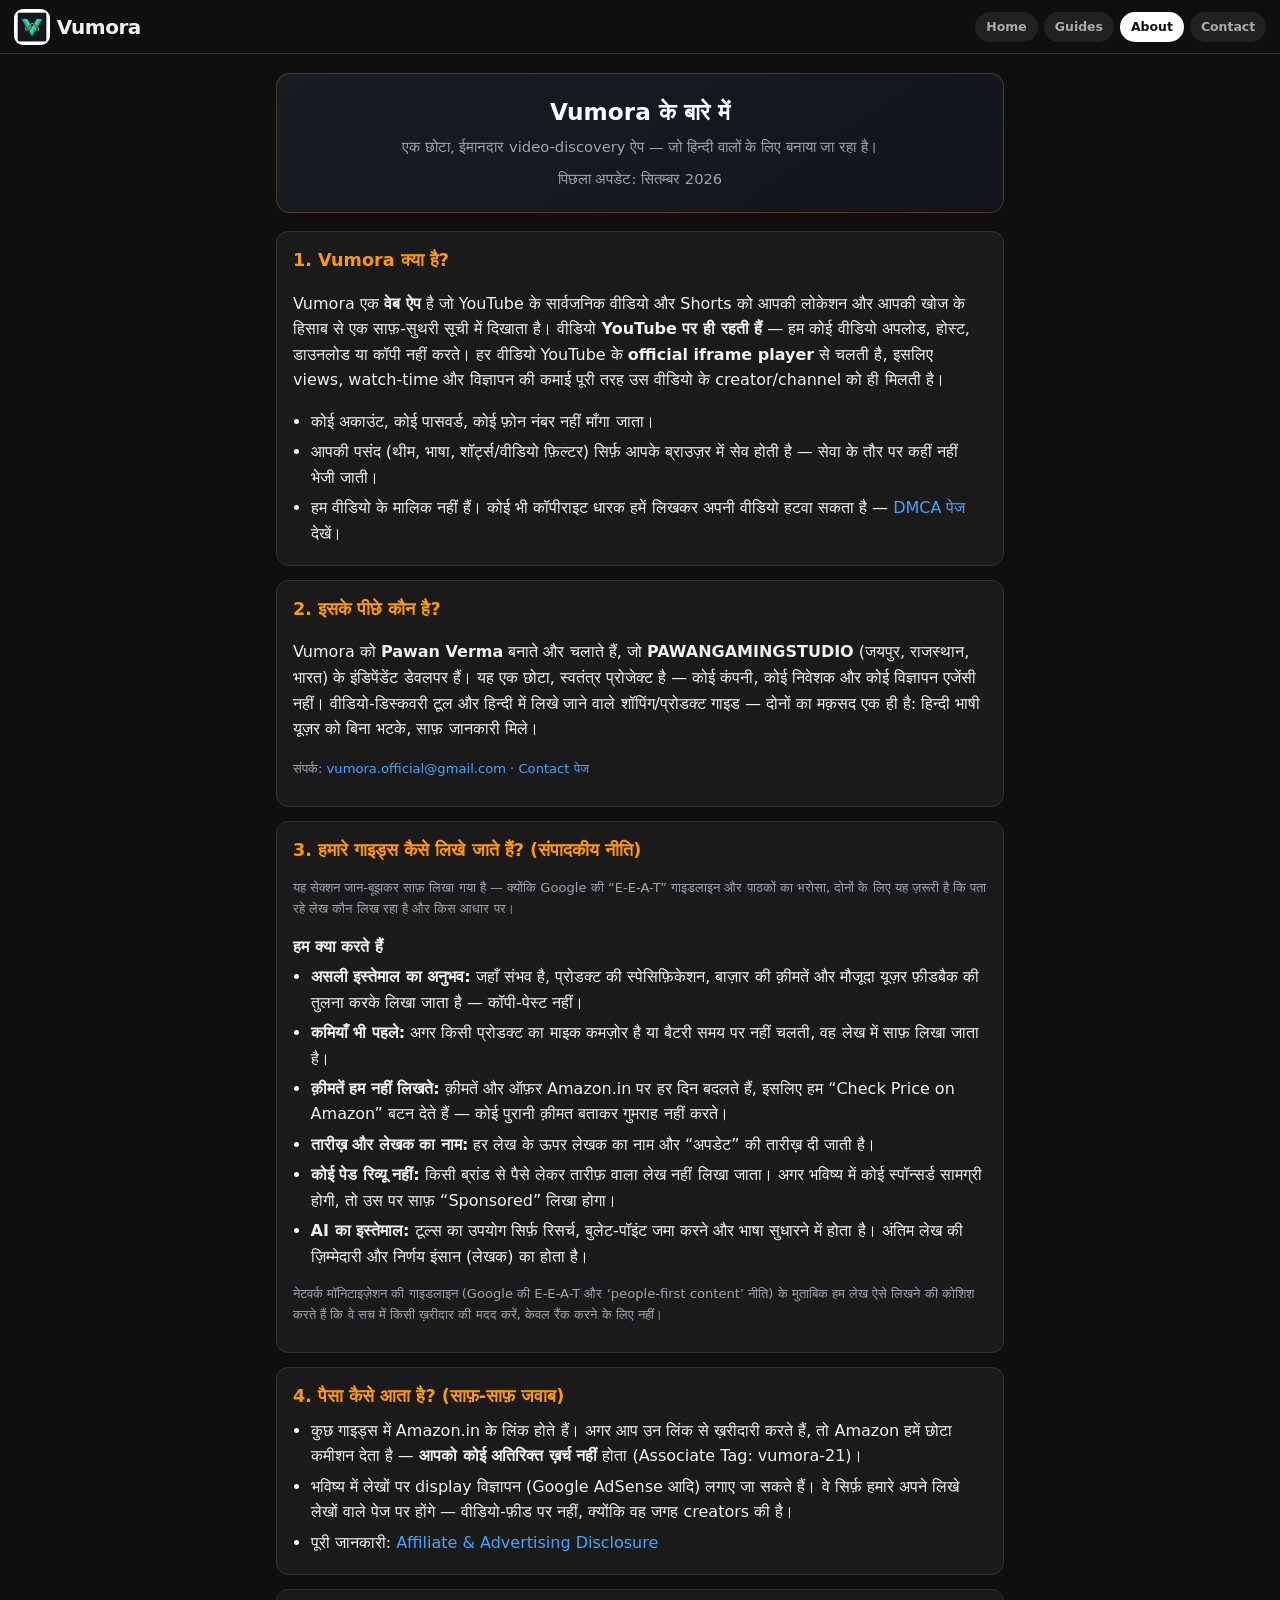
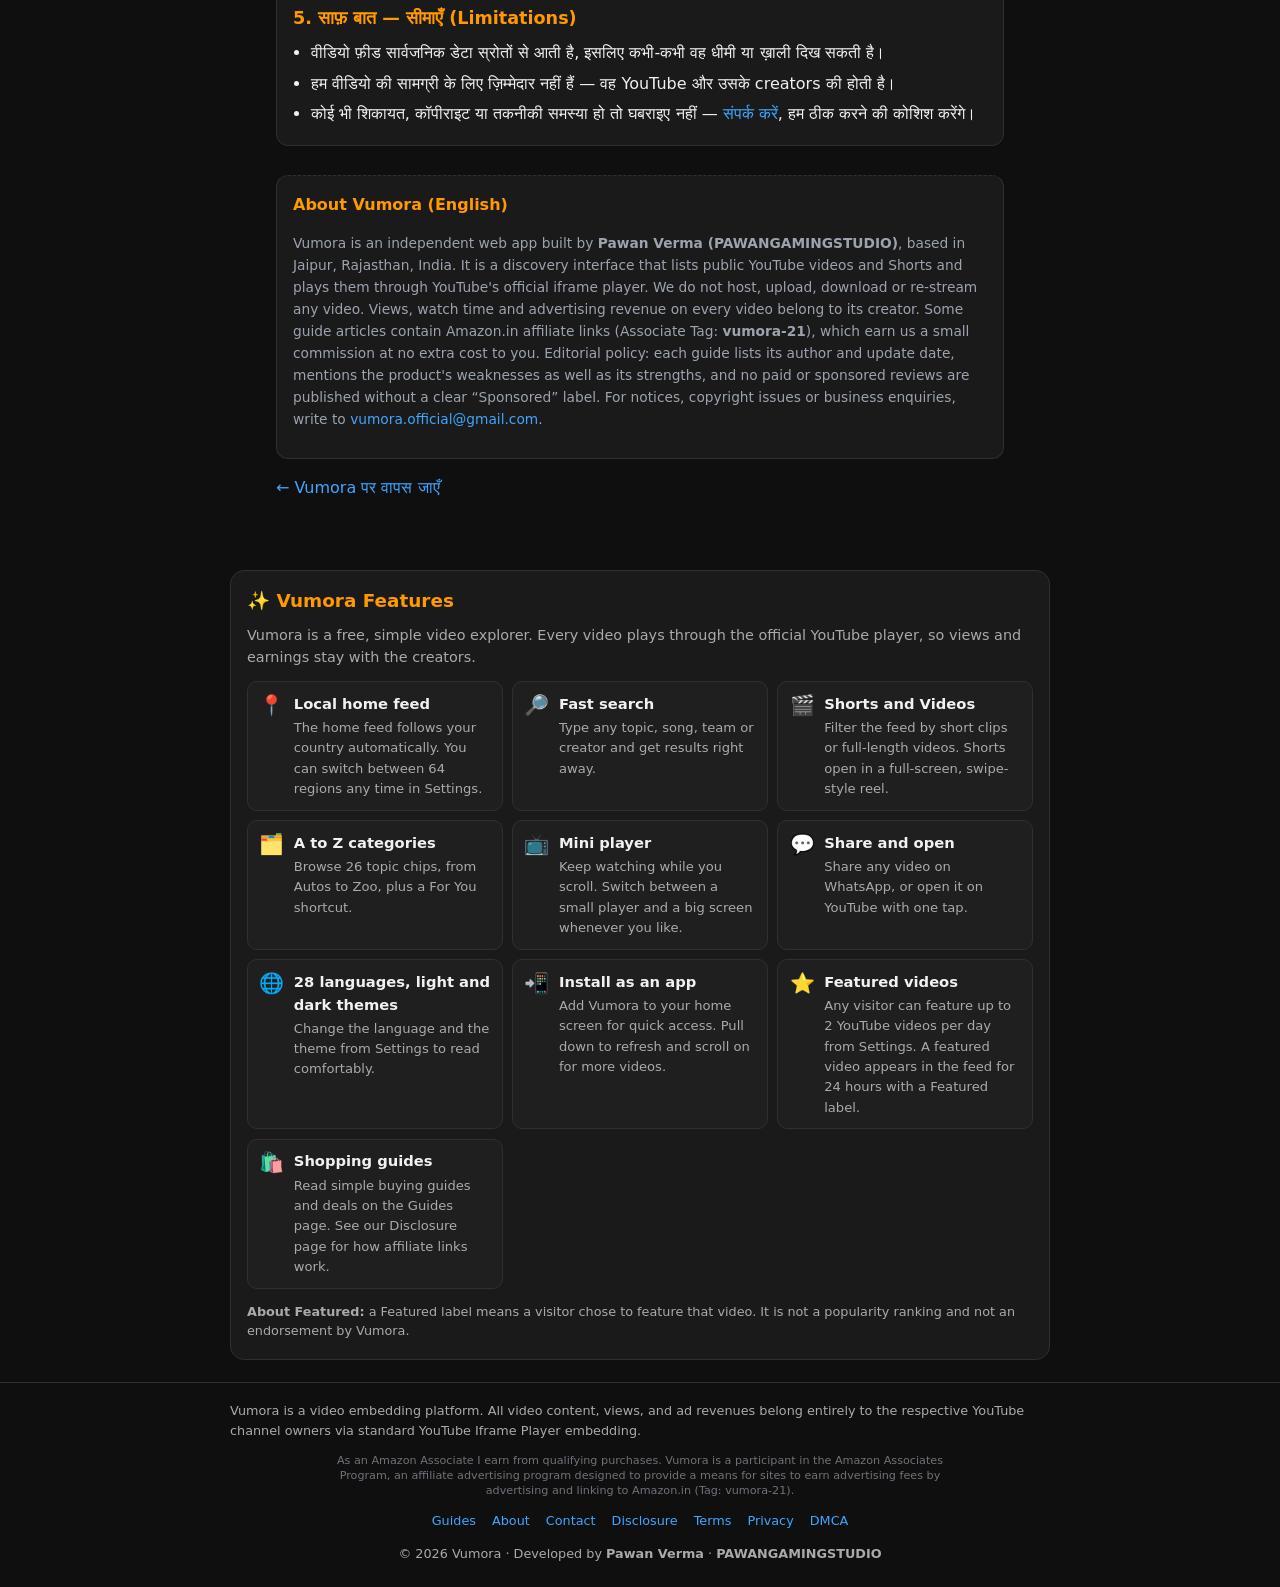
<file: about.html>
<!DOCTYPE html>
<html lang="hi" class="dark">
<head>
  <meta charset="UTF-8" />
  <meta name="viewport" content="width=device-width, initial-scale=1" />
  <meta name="theme-color" content="#0f0f0f" />
  <meta name="referrer" content="strict-origin-when-cross-origin" />
  <title>Vumora के बारे में (About Us) — कौन बनाता है और कैसे काम करता है</title>
  <meta name="description" content="Vumora क्या है, कौन चलाता है, हमारे गाइड्स कैसे लिखे जाते हैं और हमारी संपादकीय नीति क्या है — पूरी जानकारी हिन्दी में।" />
  <meta name="keywords" content="vumora about, vumora कौन है, vumora editorial policy, vumora guide लेखक" />
  <link rel="canonical" href="https://vumora.github.io/about.html" />
  <meta property="og:type" content="website" />
  <meta property="og:site_name" content="Vumora" />
  <meta property="og:title" content="Vumora के बारे में — कौन बनाता है और कैसे काम करता है" />
  <meta property="og:description" content="Vumora एक video discovery वेब ऐप है। सारे वीडियो official YouTube player से चलते हैं और कमाई creator की ही रहती है।" />
  <meta property="og:url" content="https://vumora.github.io/about.html" />
  <meta property="og:image" content="https://vumora.github.io/icon-512.png" />
  <link rel="manifest" href="manifest.json" />
  <link rel="apple-touch-icon" href="apple-touch-icon.png" />
  <script src="theme-init.js"></script>
  <link rel="stylesheet" href="style.css?v=31" />
  <style>
    :root, html.dark { --bg:#0f0f0f; --elev:#212121; --card:#1a1a1a; --line:#303030; --text:#f1f1f1; --muted:#aaa; --header:#0f0f0f; --link:#3ea6ff; --radius:12px; }
    html.light { --bg:#f4f4f5; --elev:#fff; --card:#fff; --line:#e4e4e7; --text:#18181b; --muted:#52525b; --header:#fff; --link:#0369a1; }
    * { box-sizing: border-box; }
    body { margin:0; background:var(--bg); color:var(--text); font-family:Roboto,system-ui,-apple-system,"Segoe UI",Arial,sans-serif; font-size:16px; line-height:1.6; }
    a { color: var(--link); text-decoration: none; }
    img { border:0; max-width:100%; }
    .site-header { position:sticky; top:0; z-index:50; background:var(--header); border-bottom:1px solid var(--line); }
    .header-inner { display:flex; align-items:center; justify-content:space-between; gap:.5rem; flex-wrap:wrap; padding:.55rem .85rem .5rem; }
    .brand { display:flex; align-items:center; gap:.45rem; color:var(--text); font-weight:800; letter-spacing:-.03em; }
    .brand-logo { width:36px; height:36px; border-radius:9px; object-fit:cover; background:#12141a; }
    .brand-name { font-size:1.25rem; }
    .nav-btn { background:var(--elev); color:var(--muted); border:0; border-radius:999px; padding:.32rem .7rem; font-size:.78rem; font-weight:700; }
    .nav-btn.is-active { background:#fff; color:#111; }
    .legal-page { max-width:760px; margin:0 auto; padding:1.2rem 1rem 2rem; }
    .legal-page .box { background:var(--card); border:1px solid var(--line); border-radius:var(--radius); padding:1rem; }
    .site-footer { border-top:1px solid var(--line); padding:1.1rem .85rem 1.4rem; color:var(--muted); font-size:.8rem; }
    .disclaimer { max-width:820px; margin:0 auto .7rem; }
    .amz-disclosure { font-size:.7rem; color:#71717a; max-width:640px; margin:6px auto 0; line-height:1.35; text-align:center; }
    .footer-links { display:flex; gap:1rem; justify-content:center; flex-wrap:wrap; }
    .copy { text-align:center; margin:0; }
    .sr-only { position:absolute; width:1px; height:1px; overflow:hidden; clip:rect(0,0,0,0); }
    .vm-nav { display:flex; gap:.35rem; flex-wrap:wrap; }
    .vm-hero { background:linear-gradient(145deg,#181d24,#11151b); border:1px solid rgba(255,153,0,.25); border-radius:14px; padding:22px 16px; text-align:center; margin:0 0 18px; }
    .vm-hero h1 { margin:0 0 8px; font-size:1.45rem; line-height:1.35; color:#fff; }
    .vm-hero p { margin:0; color:#9ca3af; font-size:.92rem; }
    .vm-box { background:var(--card); border:1px solid var(--line); border-radius:12px; padding:14px 16px; margin:0 0 14px; }
    .vm-box h2 { font-size:1.1rem; margin:0 0 .5rem; color:#ff9900; }
    .vm-box h3 { font-size:1rem; margin:.9rem 0 .3rem; }
    .vm-list { margin:.3rem 0 .3rem 1.1rem; padding:0; }
    .vm-list li { margin:.3rem 0; }
    .vm-note { font-size:.82rem; color:#9ca3af; }
    .vm-en { border-top:1px dashed var(--line); margin-top:1.8rem; padding-top:1rem; }
    .vm-en h2 { font-size:1rem; color:#ff9900; margin:0 0 .4rem; }
    .vm-en p { font-size:.86rem; color:#9ca3af; }
  </style>
</head>
<body>
  <header class="site-header">
    <div class="header-inner">
      <a class="brand" href="index.html">
        <img class="brand-logo" src="icon-192.png" width="36" height="36" alt="Vumora" />
        <span class="brand-name">Vumora</span>
      </a>
      <nav class="vm-nav" aria-label="Navigation">
        <a class="nav-btn" href="index.html">Home</a>
        <a class="nav-btn" href="guides.html">Guides</a>
        <a class="nav-btn is-active" href="about.html" aria-current="page">About</a>
        <a class="nav-btn" href="contact.html">Contact</a>
      </nav>
    </div>
  </header>

  <main class="legal-page">
    <div class="vm-hero">
      <h1>Vumora के बारे में</h1>
      <p>एक छोटा, ईमानदार video-discovery ऐप — जो हिन्दी वालों के लिए बनाया जा रहा है।</p>
      <p class="vm-note" style="margin-top:8px;">पिछला अपडेट: सितम्बर 2026</p>
    </div>

    <section class="vm-box">
      <h2>1. Vumora क्या है?</h2>
      <p>
        Vumora एक <strong>वेब ऐप</strong> है जो YouTube के सार्वजनिक वीडियो और Shorts को आपकी लोकेशन और आपकी खोज के हिसाब से
        एक साफ़-सुथरी सूची में दिखाता है। वीडियो <strong>YouTube पर ही रहती हैं</strong> — हम कोई वीडियो अपलोड, होस्ट, डाउनलोड
        या कॉपी नहीं करते। हर वीडियो YouTube के <strong>official iframe player</strong> से चलती है, इसलिए views, watch-time
        और विज्ञापन की कमाई पूरी तरह उस वीडियो के creator/channel को ही मिलती है।
      </p>
      <ul class="vm-list">
        <li>कोई अकाउंट, कोई पासवर्ड, कोई फ़ोन नंबर नहीं माँगा जाता।</li>
        <li>आपकी पसंद (थीम, भाषा, शॉर्ट्स/वीडियो फ़िल्टर) सिर्फ़ आपके ब्राउज़र में सेव होती है — सेवा के तौर पर कहीं नहीं भेजी जाती।</li>
        <li>हम वीडियो के मालिक नहीं हैं। कोई भी कॉपीराइट धारक हमें लिखकर अपनी वीडियो हटवा सकता है — <a href="dmca.html">DMCA पेज</a> देखें।</li>
      </ul>
    </section>

    <section class="vm-box">
      <h2>2. इसके पीछे कौन है?</h2>
      <p>
        Vumora को <strong>Pawan Verma</strong> बनाते और चलाते हैं, जो <strong>PAWANGAMINGSTUDIO</strong> (जयपुर, राजस्थान, भारत)
        के इंडिपेंडेंट डेवलपर हैं। यह एक छोटा, स्वतंत्र प्रोजेक्ट है — कोई कंपनी, कोई निवेशक और कोई विज्ञापन एजेंसी नहीं।
        वीडियो-डिस्कवरी टूल और हिन्दी में लिखे जाने वाले शॉपिंग/प्रोडक्ट गाइड — दोनों का मक़सद एक ही है:
        हिन्दी भाषी यूज़र को बिना भटके, साफ़ जानकारी मिले।
      </p>
      <p class="vm-note">
        संपर्क: <a href="mailto:vumora.official@gmail.com">vumora.official@gmail.com</a> ·
        <a href="contact.html">Contact पेज</a>
      </p>
    </section>

    <section class="vm-box">
      <h2>3. हमारे गाइड्स कैसे लिखे जाते हैं? (संपादकीय नीति)</h2>
      <p class="vm-note">
        यह सेक्शन जान-बूझकर साफ़ लिखा गया है — क्योंकि Google की “E-E-A-T” गाइडलाइन और पाठकों का भरोसा, दोनों के लिए
        यह ज़रूरी है कि पता रहे लेख कौन लिख रहा है और किस आधार पर।
      </p>
      <h3>हम क्या करते हैं</h3>
      <ul class="vm-list">
        <li><strong>असली इस्तेमाल का अनुभव:</strong> जहाँ संभव है, प्रोडक्ट की स्पेसिफ़िकेशन, बाज़ार की क़ीमतें और मौजूदा यूज़र फ़ीडबैक की तुलना करके लिखा जाता है — कॉपी-पेस्ट नहीं।</li>
        <li><strong>कमियाँ भी पहले:</strong> अगर किसी प्रोडक्ट का माइक कमज़ोर है या बैटरी समय पर नहीं चलती, वह लेख में साफ़ लिखा जाता है।</li>
        <li><strong>क़ीमतें हम नहीं लिखते:</strong> क़ीमतें और ऑफ़र Amazon.in पर हर दिन बदलते हैं, इसलिए हम “Check Price on Amazon” बटन देते हैं — कोई पुरानी क़ीमत बताकर गुमराह नहीं करते।</li>
        <li><strong>तारीख़ और लेखक का नाम:</strong> हर लेख के ऊपर लेखक का नाम और “अपडेट” की तारीख़ दी जाती है।</li>
        <li><strong>कोई पेड रिव्यू नहीं:</strong> किसी ब्रांड से पैसे लेकर तारीफ़ वाला लेख नहीं लिखा जाता। अगर भविष्य में कोई स्पॉन्सर्ड सामग्री होगी, तो उस पर साफ़ “Sponsored” लिखा होगा।</li>
        <li><strong>AI का इस्तेमाल:</strong> टूल्स का उपयोग सिर्फ़ रिसर्च, बुलेट-पॉइंट जमा करने और भाषा सुधारने में होता है। अंतिम लेख की ज़िम्मेदारी और निर्णय इंसान (लेखक) का होता है।</li>
      </ul>
      <p class="vm-note">नेटवर्क मॉनिटाइज़ेशन की गाइडलाइन (Google की E-E-A-T और ‘people-first content’ नीति) के मुताबिक हम लेख ऐसे लिखने की कोशिश करते हैं कि वे सच में किसी ख़रीदार की मदद करें, केवल रैंक करने के लिए नहीं।</p>
    </section>

    <section class="vm-box">
      <h2>4. पैसा कैसे आता है? (साफ़-साफ़ जवाब)</h2>
      <ul class="vm-list">
        <li>कुछ गाइड्स में Amazon.in के लिंक होते हैं। अगर आप उन लिंक से ख़रीदारी करते हैं, तो Amazon हमें छोटा कमीशन देता है — <strong>आपको कोई अतिरिक्त ख़र्च नहीं</strong> होता (Associate Tag: vumora-21)।</li>
        <li>भविष्य में लेखों पर display विज्ञापन (Google AdSense आदि) लगाए जा सकते हैं। वे सिर्फ़ हमारे अपने लिखे लेखों वाले पेज पर होंगे — वीडियो-फ़ीड पर नहीं, क्योंकि वह जगह creators की है।</li>
        <li>पूरी जानकारी: <a href="disclosure.html">Affiliate &amp; Advertising Disclosure</a></li>
      </ul>
    </section>

    <section class="vm-box">
      <h2>5. साफ़ बात — सीमाएँ (Limitations)</h2>
      <ul class="vm-list">
        <li>वीडियो फ़ीड सार्वजनिक डेटा स्रोतों से आती है, इसलिए कभी-कभी वह धीमी या ख़ाली दिख सकती है।</li>
        <li>हम वीडियो की सामग्री के लिए ज़िम्मेदार नहीं हैं — वह YouTube और उसके creators की होती है।</li>
        <li>कोई भी शिकायत, कॉपीराइट या तकनीकी समस्या हो तो घबराइए नहीं — <a href="contact.html">संपर्क करें</a>, हम ठीक करने की कोशिश करेंगे।</li>
      </ul>
    </section>

    <section class="vm-box vm-en" lang="en">
      <h2>About Vumora (English)</h2>
      <p>
        Vumora is an independent web app built by <strong>Pawan Verma (PAWANGAMINGSTUDIO)</strong>, based in Jaipur, Rajasthan, India.
        It is a discovery interface that lists public YouTube videos and Shorts and plays them through YouTube's official
        iframe player. We do not host, upload, download or re-stream any video. Views, watch time and advertising revenue on
        every video belong to its creator. Some guide articles contain Amazon.in affiliate links (Associate Tag:
        <strong>vumora-21</strong>), which earn us a small commission at no extra cost to you. Editorial policy: each guide lists its
        author and update date, mentions the product's weaknesses as well as its strengths, and no paid or sponsored reviews are
        published without a clear “Sponsored” label. For notices, copyright issues or business enquiries, write to
        <a href="mailto:vumora.official@gmail.com">vumora.official@gmail.com</a>.
      </p>
    </section>

    <p><a href="index.html">← Vumora पर वापस जाएँ</a></p>
  </main>
  <section class="vm-features" id="features" aria-labelledby="vmFeatTitle">
    <h2 id="vmFeatTitle">✨ Vumora Features</h2>
    <p class="vm-feat-intro">Vumora is a free, simple video explorer. Every video plays through the official YouTube player, so views and earnings stay with the creators.</p><ul class="vm-feat-grid"><li><span class="vm-feat-ico" aria-hidden="true">📍</span><div><h3>Local home feed</h3><p>The home feed follows your country automatically. You can switch between 64 regions any time in Settings.</p></div></li><li><span class="vm-feat-ico" aria-hidden="true">🔎</span><div><h3>Fast search</h3><p>Type any topic, song, team or creator and get results right away.</p></div></li><li><span class="vm-feat-ico" aria-hidden="true">🎬</span><div><h3>Shorts and Videos</h3><p>Filter the feed by short clips or full-length videos. Shorts open in a full-screen, swipe-style reel.</p></div></li><li><span class="vm-feat-ico" aria-hidden="true">🗂️</span><div><h3>A to Z categories</h3><p>Browse 26 topic chips, from Autos to Zoo, plus a For You shortcut.</p></div></li><li><span class="vm-feat-ico" aria-hidden="true">📺</span><div><h3>Mini player</h3><p>Keep watching while you scroll. Switch between a small player and a big screen whenever you like.</p></div></li><li><span class="vm-feat-ico" aria-hidden="true">💬</span><div><h3>Share and open</h3><p>Share any video on WhatsApp, or open it on YouTube with one tap.</p></div></li><li><span class="vm-feat-ico" aria-hidden="true">🌐</span><div><h3>28 languages, light and dark themes</h3><p>Change the language and the theme from Settings to read comfortably.</p></div></li><li><span class="vm-feat-ico" aria-hidden="true">📲</span><div><h3>Install as an app</h3><p>Add Vumora to your home screen for quick access. Pull down to refresh and scroll on for more videos.</p></div></li><li><span class="vm-feat-ico" aria-hidden="true">⭐</span><div><h3>Featured videos</h3><p>Any visitor can feature up to 2 YouTube videos per day from Settings. A featured video appears in the feed for 24 hours with a Featured label.</p></div></li><li><span class="vm-feat-ico" aria-hidden="true">🛍️</span><div><h3>Shopping guides</h3><p>Read simple buying guides and deals on the Guides page. See our Disclosure page for how affiliate links work.</p></div></li></ul><p class="vm-feat-note"><strong>About Featured:</strong> a Featured label means a visitor chose to feature that video. It is not a popularity ranking and not an endorsement by Vumora.</p>
  </section>


  <footer class="site-footer">
    <p class="disclaimer">
      Vumora is a video embedding platform. All video content, views, and ad revenues belong entirely to the respective YouTube channel owners via standard YouTube Iframe Player embedding.
    </p>
    <p class="amz-disclosure">
      As an Amazon Associate I earn from qualifying purchases. Vumora is a participant in the Amazon Associates Program, an affiliate advertising program designed to provide a means for sites to earn advertising fees by advertising and linking to Amazon.in (Tag: vumora-21).
    </p>
    <p class="footer-links">
      <a href="guides.html">Guides</a>
      <a href="about.html">About</a>
      <a href="contact.html">Contact</a>
      <a href="disclosure.html">Disclosure</a>
      <a href="terms.html">Terms</a>
      <a href="privacy.html">Privacy</a>
      <a href="dmca.html">DMCA</a>
    </p>
    <p class="copy">© 2026 Vumora · Developed by <strong>Pawan Verma</strong> · <strong>PAWANGAMINGSTUDIO</strong></p>
  </footer>
</body>
</html>
</file>
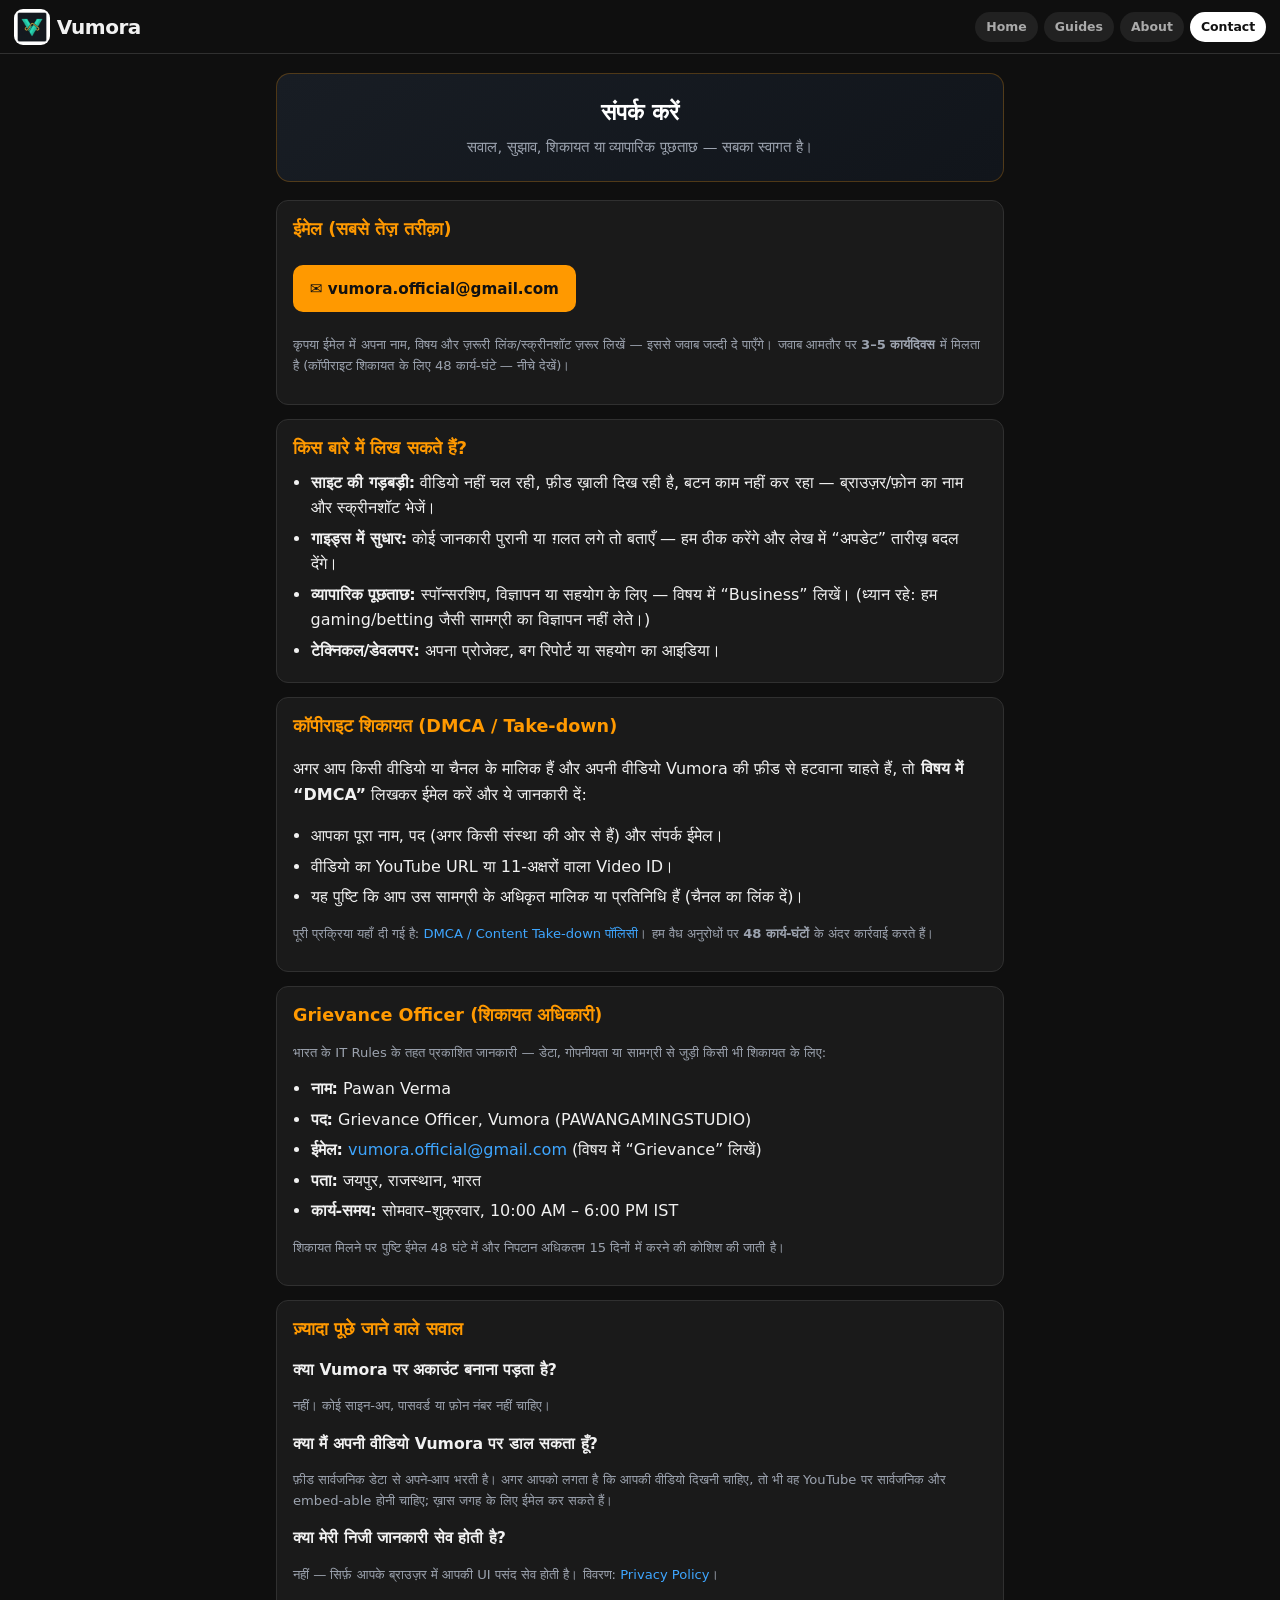
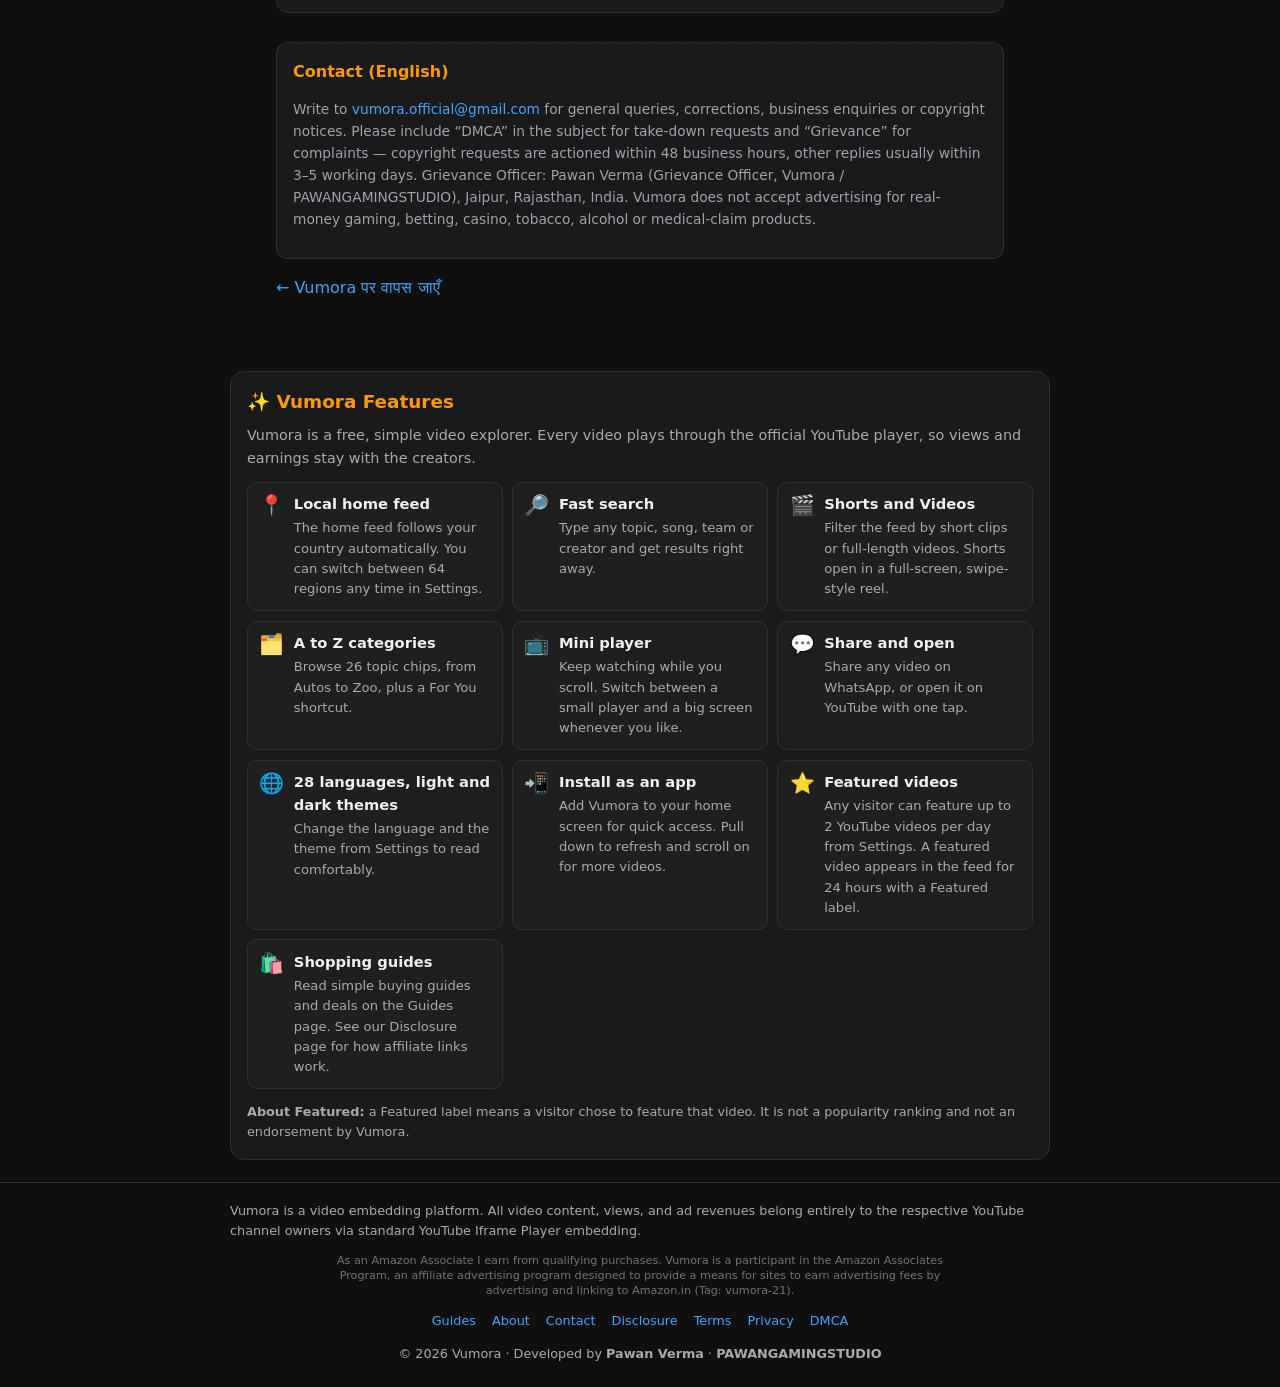
<file: contact.html>
<!DOCTYPE html>
<html lang="hi" class="dark">
<head>
  <meta charset="UTF-8" />
  <meta name="viewport" content="width=device-width, initial-scale=1" />
  <meta name="theme-color" content="#0f0f0f" />
  <meta name="referrer" content="strict-origin-when-cross-origin" />
  <title>संपर्क करें (Contact Us) — Vumora</title>
  <meta name="description" content="Vumora से संपर्क करें — सामान्य सवाल, व्यापारिक पूछताछ, कॉपीराइट शिकायत और Grievance Officer की जानकारी।" />
  <link rel="canonical" href="https://vumora.github.io/contact.html" />
  <meta property="og:type" content="website" />
  <meta property="og:site_name" content="Vumora" />
  <meta property="og:title" content="संपर्क करें — Vumora" />
  <meta property="og:description" content="सवाल, शिकायत या व्यापारिक पूछताछ के लिए Vumora से संपर्क करें। जवाब आमतौर पर 3-5 कार्यदिवस में।" />
  <meta property="og:url" content="https://vumora.github.io/contact.html" />
  <meta property="og:image" content="https://vumora.github.io/icon-512.png" />
  <link rel="manifest" href="manifest.json" />
  <link rel="apple-touch-icon" href="apple-touch-icon.png" />
  <script src="theme-init.js"></script>
  <link rel="stylesheet" href="style.css?v=31" />
  <style>
    :root, html.dark { --bg:#0f0f0f; --elev:#212121; --card:#1a1a1a; --line:#303030; --text:#f1f1f1; --muted:#aaa; --header:#0f0f0f; --link:#3ea6ff; --radius:12px; }
    html.light { --bg:#f4f4f5; --elev:#fff; --card:#fff; --line:#e4e4e7; --text:#18181b; --muted:#52525b; --header:#fff; --link:#0369a1; }
    * { box-sizing: border-box; }
    body { margin:0; background:var(--bg); color:var(--text); font-family:Roboto,system-ui,-apple-system,"Segoe UI",Arial,sans-serif; font-size:16px; line-height:1.6; }
    a { color: var(--link); text-decoration: none; }
    img { border:0; max-width:100%; }
    .site-header { position:sticky; top:0; z-index:50; background:var(--header); border-bottom:1px solid var(--line); }
    .header-inner { display:flex; align-items:center; justify-content:space-between; gap:.5rem; flex-wrap:wrap; padding:.55rem .85rem .5rem; }
    .brand { display:flex; align-items:center; gap:.45rem; color:var(--text); font-weight:800; letter-spacing:-.03em; }
    .brand-logo { width:36px; height:36px; border-radius:9px; object-fit:cover; background:#12141a; }
    .brand-name { font-size:1.25rem; }
    .nav-btn { background:var(--elev); color:var(--muted); border:0; border-radius:999px; padding:.32rem .7rem; font-size:.78rem; font-weight:700; }
    .nav-btn.is-active { background:#fff; color:#111; }
    .legal-page { max-width:760px; margin:0 auto; padding:1.2rem 1rem 2rem; }
    .legal-page .box { background:var(--card); border:1px solid var(--line); border-radius:var(--radius); padding:1rem; }
    .site-footer { border-top:1px solid var(--line); padding:1.1rem .85rem 1.4rem; color:var(--muted); font-size:.8rem; }
    .disclaimer { max-width:820px; margin:0 auto .7rem; }
    .amz-disclosure { font-size:.7rem; color:#71717a; max-width:640px; margin:6px auto 0; line-height:1.35; text-align:center; }
    .footer-links { display:flex; gap:1rem; justify-content:center; flex-wrap:wrap; }
    .copy { text-align:center; margin:0; }
    .sr-only { position:absolute; width:1px; height:1px; overflow:hidden; clip:rect(0,0,0,0); }
    .vm-nav { display:flex; gap:.35rem; flex-wrap:wrap; }
    .vm-hero { background:linear-gradient(145deg,#181d24,#11151b); border:1px solid rgba(255,153,0,.25); border-radius:14px; padding:22px 16px; text-align:center; margin:0 0 18px; }
    .vm-hero h1 { margin:0 0 8px; font-size:1.45rem; line-height:1.35; color:#fff; }
    .vm-hero p { margin:0; color:#9ca3af; font-size:.92rem; }
    .vm-box { background:var(--card); border:1px solid var(--line); border-radius:12px; padding:14px 16px; margin:0 0 14px; }
    .vm-box h2 { font-size:1.1rem; margin:0 0 .5rem; color:#ff9900; }
    .vm-box h3 { font-size:.98rem; margin:.9rem 0 .3rem; }
    .vm-list { margin:.3rem 0 .3rem 1.1rem; padding:0; }
    .vm-list li { margin:.3rem 0; }
    .vm-note { font-size:.82rem; color:#9ca3af; }
    .vm-mail { display:inline-block; background:#ff9900; color:#111 !important; font-weight:800; padding:.7rem 1.05rem; border-radius:10px; margin:.4rem 0; font-size:.95rem; }
    .vm-en { border-top:1px dashed var(--line); margin-top:1.8rem; padding-top:1rem; }
    .vm-en h2 { font-size:1rem; color:#ff9900; margin:0 0 .4rem; }
    .vm-en p { font-size:.86rem; color:#9ca3af; }
  </style>
</head>
<body>
  <header class="site-header">
    <div class="header-inner">
      <a class="brand" href="index.html">
        <img class="brand-logo" src="icon-192.png" width="36" height="36" alt="Vumora" />
        <span class="brand-name">Vumora</span>
      </a>
      <nav class="vm-nav" aria-label="Navigation">
        <a class="nav-btn" href="index.html">Home</a>
        <a class="nav-btn" href="guides.html">Guides</a>
        <a class="nav-btn" href="about.html">About</a>
        <a class="nav-btn is-active" href="contact.html" aria-current="page">Contact</a>
      </nav>
    </div>
  </header>

  <main class="legal-page">
    <div class="vm-hero">
      <h1>संपर्क करें</h1>
      <p>सवाल, सुझाव, शिकायत या व्यापारिक पूछताछ — सबका स्वागत है।</p>
    </div>

    <section class="vm-box">
      <h2>ईमेल (सबसे तेज़ तरीक़ा)</h2>
      <p>
        <a class="vm-mail" href="mailto:vumora.official@gmail.com?subject=Vumora%20enquiry">✉ vumora.official@gmail.com</a>
      </p>
      <p class="vm-note">
        कृपया ईमेल में अपना नाम, विषय और ज़रूरी लिंक/स्क्रीनशॉट ज़रूर लिखें — इससे जवाब जल्दी दे पाएँगे।
        जवाब आमतौर पर <strong>3–5 कार्यदिवस</strong> में मिलता है (कॉपीराइट शिकायत के लिए 48 कार्य-घंटे — नीचे देखें)।
      </p>
    </section>

    <section class="vm-box">
      <h2>किस बारे में लिख सकते हैं?</h2>
      <ul class="vm-list">
        <li><strong>साइट की गड़बड़ी:</strong> वीडियो नहीं चल रही, फ़ीड ख़ाली दिख रही है, बटन काम नहीं कर रहा — ब्राउज़र/फ़ोन का नाम और स्क्रीनशॉट भेजें।</li>
        <li><strong>गाइड्स में सुधार:</strong> कोई जानकारी पुरानी या ग़लत लगे तो बताएँ — हम ठीक करेंगे और लेख में “अपडेट” तारीख़ बदल देंगे।</li>
        <li><strong>व्यापारिक पूछताछ:</strong> स्पॉन्सरशिप, विज्ञापन या सहयोग के लिए — विषय में “Business” लिखें। (ध्यान रहे: हम gaming/betting जैसी सामग्री का विज्ञापन नहीं लेते।)</li>
        <li><strong>टेक्निकल/डेवलपर:</strong> अपना प्रोजेक्ट, बग रिपोर्ट या सहयोग का आइडिया।</li>
      </ul>
    </section>

    <section class="vm-box">
      <h2>कॉपीराइट शिकायत (DMCA / Take-down)</h2>
      <p>
        अगर आप किसी वीडियो या चैनल के मालिक हैं और अपनी वीडियो Vumora की फ़ीड से हटवाना चाहते हैं, तो
        <strong>विषय में “DMCA”</strong> लिखकर ईमेल करें और ये जानकारी दें:
      </p>
      <ul class="vm-list">
        <li>आपका पूरा नाम, पद (अगर किसी संस्था की ओर से हैं) और संपर्क ईमेल।</li>
        <li>वीडियो का YouTube URL या 11-अक्षरों वाला Video ID।</li>
        <li>यह पुष्टि कि आप उस सामग्री के अधिकृत मालिक या प्रतिनिधि हैं (चैनल का लिंक दें)।</li>
      </ul>
      <p class="vm-note">
        पूरी प्रक्रिया यहाँ दी गई है: <a href="dmca.html">DMCA / Content Take-down पॉलिसी</a>।
        हम वैध अनुरोधों पर <strong>48 कार्य-घंटों</strong> के अंदर कार्रवाई करते हैं।
      </p>
    </section>

    <section class="vm-box">
      <h2>Grievance Officer (शिकायत अधिकारी)</h2>
      <p class="vm-note">
        भारत के IT Rules के तहत प्रकाशित जानकारी — डेटा, गोपनीयता या सामग्री से जुड़ी किसी भी शिकायत के लिए:
      </p>
      <ul class="vm-list">
        <li><strong>नाम:</strong> Pawan Verma</li>
        <li><strong>पद:</strong> Grievance Officer, Vumora (PAWANGAMINGSTUDIO)</li>
        <li><strong>ईमेल:</strong> <a href="mailto:vumora.official@gmail.com?subject=Grievance">vumora.official@gmail.com</a> (विषय में “Grievance” लिखें)</li>
        <li><strong>पता:</strong> जयपुर, राजस्थान, भारत <!-- ⚠️ ज़रूरत हो तो पूरा पता यहाँ जोड़ दें --></li>
        <li><strong>कार्य-समय:</strong> सोमवार–शुक्रवार, 10:00 AM – 6:00 PM IST</li>
      </ul>
      <p class="vm-note">शिकायत मिलने पर पुष्टि ईमेल 48 घंटे में और निपटान अधिकतम 15 दिनों में करने की कोशिश की जाती है।</p>
    </section>

    <section class="vm-box">
      <h2>ज़्यादा पूछे जाने वाले सवाल</h2>
      <h3>क्या Vumora पर अकाउंट बनाना पड़ता है?</h3>
      <p class="vm-note">नहीं। कोई साइन-अप, पासवर्ड या फ़ोन नंबर नहीं चाहिए।</p>
      <h3>क्या मैं अपनी वीडियो Vumora पर डाल सकता हूँ?</h3>
      <p class="vm-note">फ़ीड सार्वजनिक डेटा से अपने-आप भरती है। अगर आपको लगता है कि आपकी वीडियो दिखनी चाहिए, तो भी वह YouTube पर सार्वजनिक और embed-able होनी चाहिए; ख़ास जगह के लिए ईमेल कर सकते हैं।</p>
      <h3>क्या मेरी निजी जानकारी सेव होती है?</h3>
      <p class="vm-note">नहीं — सिर्फ़ आपके ब्राउज़र में आपकी UI पसंद सेव होती है। विवरण: <a href="privacy.html">Privacy Policy</a>।</p>
    </section>

    <section class="vm-box vm-en" lang="en">
      <h2>Contact (English)</h2>
      <p>
        Write to <a href="mailto:vumora.official@gmail.com">vumora.official@gmail.com</a> for general queries, corrections, business
        enquiries or copyright notices. Please include “DMCA” in the subject for take-down requests and “Grievance” for complaints —
        copyright requests are actioned within 48 business hours, other replies usually within 3–5 working days. Grievance Officer:
        Pawan Verma (Grievance Officer, Vumora / PAWANGAMINGSTUDIO), Jaipur, Rajasthan, India. Vumora does not accept advertising
        for real-money gaming, betting, casino, tobacco, alcohol or medical-claim products.
      </p>
    </section>

    <p><a href="index.html">← Vumora पर वापस जाएँ</a></p>
  </main>
  <section class="vm-features" id="features" aria-labelledby="vmFeatTitle">
    <h2 id="vmFeatTitle">✨ Vumora Features</h2>
    <p class="vm-feat-intro">Vumora is a free, simple video explorer. Every video plays through the official YouTube player, so views and earnings stay with the creators.</p><ul class="vm-feat-grid"><li><span class="vm-feat-ico" aria-hidden="true">📍</span><div><h3>Local home feed</h3><p>The home feed follows your country automatically. You can switch between 64 regions any time in Settings.</p></div></li><li><span class="vm-feat-ico" aria-hidden="true">🔎</span><div><h3>Fast search</h3><p>Type any topic, song, team or creator and get results right away.</p></div></li><li><span class="vm-feat-ico" aria-hidden="true">🎬</span><div><h3>Shorts and Videos</h3><p>Filter the feed by short clips or full-length videos. Shorts open in a full-screen, swipe-style reel.</p></div></li><li><span class="vm-feat-ico" aria-hidden="true">🗂️</span><div><h3>A to Z categories</h3><p>Browse 26 topic chips, from Autos to Zoo, plus a For You shortcut.</p></div></li><li><span class="vm-feat-ico" aria-hidden="true">📺</span><div><h3>Mini player</h3><p>Keep watching while you scroll. Switch between a small player and a big screen whenever you like.</p></div></li><li><span class="vm-feat-ico" aria-hidden="true">💬</span><div><h3>Share and open</h3><p>Share any video on WhatsApp, or open it on YouTube with one tap.</p></div></li><li><span class="vm-feat-ico" aria-hidden="true">🌐</span><div><h3>28 languages, light and dark themes</h3><p>Change the language and the theme from Settings to read comfortably.</p></div></li><li><span class="vm-feat-ico" aria-hidden="true">📲</span><div><h3>Install as an app</h3><p>Add Vumora to your home screen for quick access. Pull down to refresh and scroll on for more videos.</p></div></li><li><span class="vm-feat-ico" aria-hidden="true">⭐</span><div><h3>Featured videos</h3><p>Any visitor can feature up to 2 YouTube videos per day from Settings. A featured video appears in the feed for 24 hours with a Featured label.</p></div></li><li><span class="vm-feat-ico" aria-hidden="true">🛍️</span><div><h3>Shopping guides</h3><p>Read simple buying guides and deals on the Guides page. See our Disclosure page for how affiliate links work.</p></div></li></ul><p class="vm-feat-note"><strong>About Featured:</strong> a Featured label means a visitor chose to feature that video. It is not a popularity ranking and not an endorsement by Vumora.</p>
  </section>


  <footer class="site-footer">
    <p class="disclaimer">
      Vumora is a video embedding platform. All video content, views, and ad revenues belong entirely to the respective YouTube channel owners via standard YouTube Iframe Player embedding.
    </p>
    <p class="amz-disclosure">
      As an Amazon Associate I earn from qualifying purchases. Vumora is a participant in the Amazon Associates Program, an affiliate advertising program designed to provide a means for sites to earn advertising fees by advertising and linking to Amazon.in (Tag: vumora-21).
    </p>
    <p class="footer-links">
      <a href="guides.html">Guides</a>
      <a href="about.html">About</a>
      <a href="contact.html">Contact</a>
      <a href="disclosure.html">Disclosure</a>
      <a href="terms.html">Terms</a>
      <a href="privacy.html">Privacy</a>
      <a href="dmca.html">DMCA</a>
    </p>
    <p class="copy">© 2026 Vumora · Developed by <strong>Pawan Verma</strong> · <strong>PAWANGAMINGSTUDIO</strong></p>
  </footer>
</body>
</html>
</file>
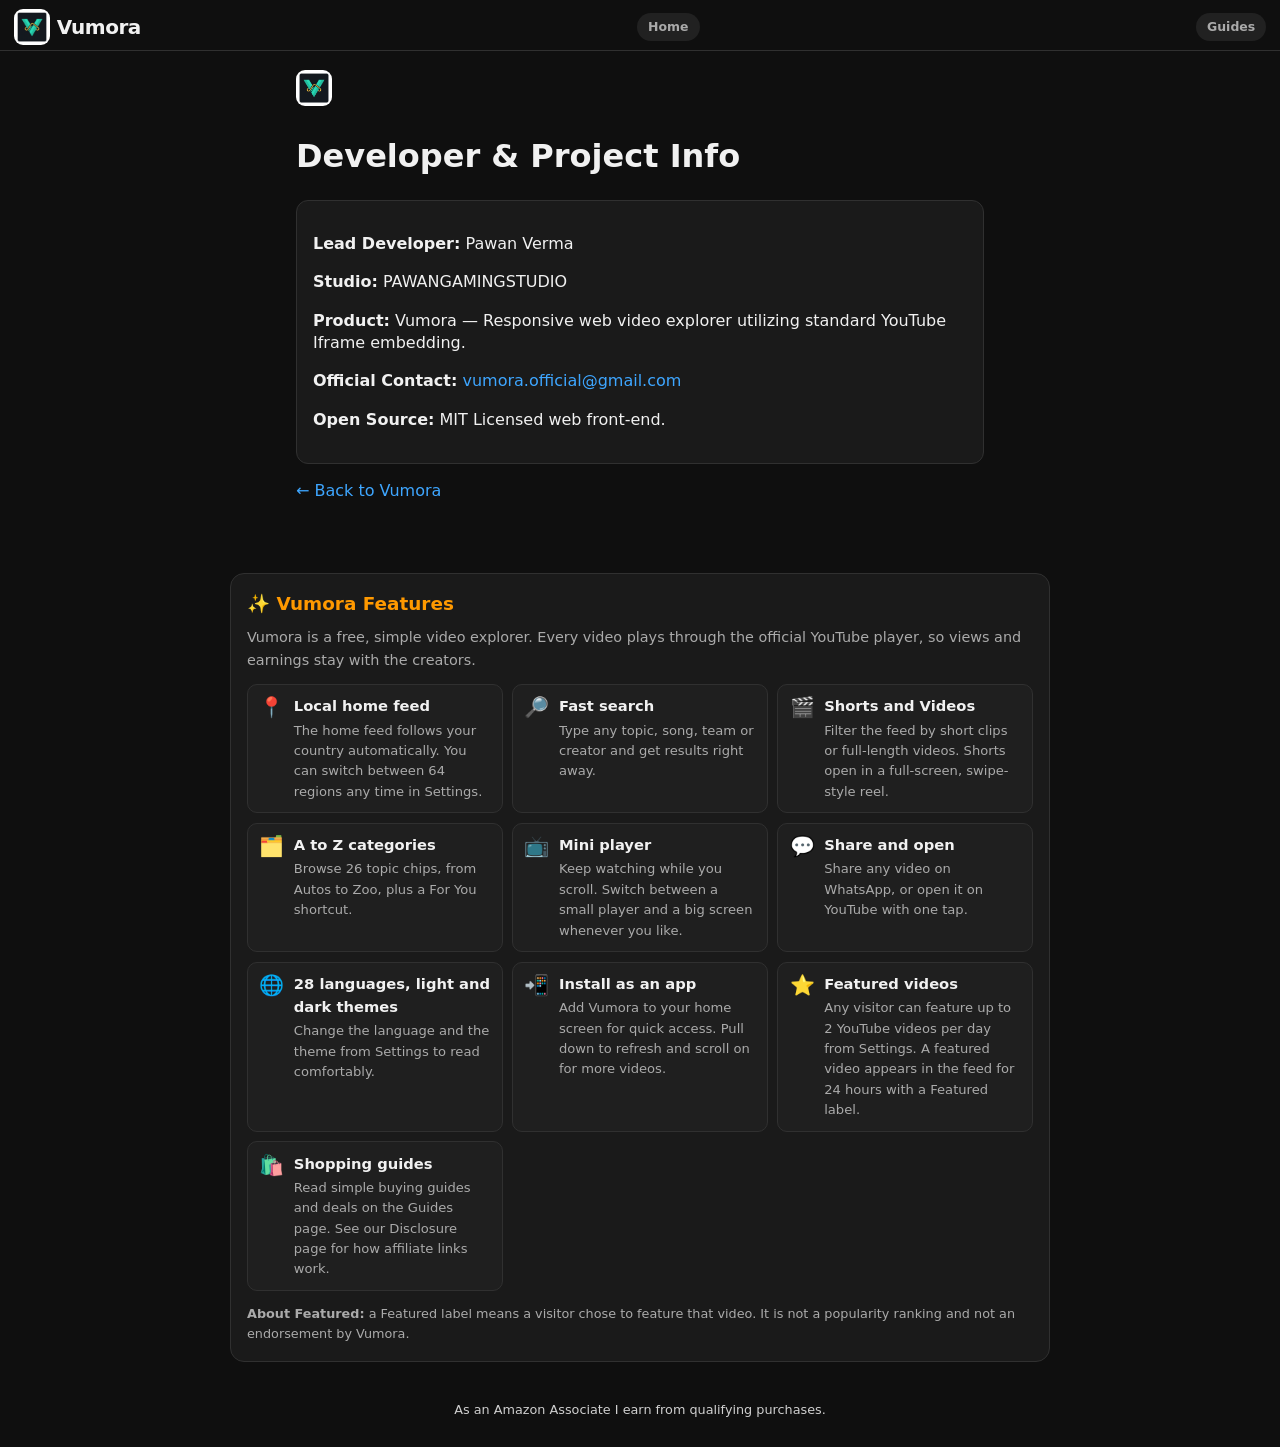
<file: developer.html>
<!DOCTYPE html>
<html lang="en">
<head>
  <meta charset="UTF-8" />
  <meta name="viewport" content="width=device-width, initial-scale=1" />
  <meta name="theme-color" content="#0f0f0f" />
  <meta name="referrer" content="strict-origin-when-cross-origin" />
  <title>Developer — Vumora</title>
  <link rel="stylesheet" href="style.css?v=31" />
  <link rel="manifest" href="manifest.json" />
  <link rel="canonical" href="https://vumora.github.io/developer.html" />
</head>
<body>
  <header class="site-header">
    <div class="header-inner">
      <a class="brand" href="index.html">
        <img class="brand-logo" src="icon-192.png" width="36" height="36" alt="Vumora" />
        <span class="brand-name">Vumora</span>
      </a>
      <a class="nav-btn" href="index.html">Home</a>
      <a class="nav-btn" href="guides.html">Guides</a>
    </div>
  </header>
  <main class="legal-page">
    <img class="brand-logo" src="icon-512.png" width="72" height="72" alt="Vumora" />
    <h1>Developer & Project Info</h1>
    <div class="box">
      <p><strong>Lead Developer:</strong> Pawan Verma</p>
      <p><strong>Studio:</strong> PAWANGAMINGSTUDIO</p>
      <p><strong>Product:</strong> Vumora — Responsive web video explorer utilizing standard YouTube Iframe embedding.</p>
      <p><strong>Official Contact:</strong> <a href="mailto:vumora.official@gmail.com">vumora.official@gmail.com</a></p>
      <p><strong>Open Source:</strong> MIT Licensed web front-end.</p>
    </div>
    <p><a href="index.html">← Back to Vumora</a></p>
  </main>
  <section class="vm-features" id="features" aria-labelledby="vmFeatTitle">
    <h2 id="vmFeatTitle">✨ Vumora Features</h2>
    <p class="vm-feat-intro">Vumora is a free, simple video explorer. Every video plays through the official YouTube player, so views and earnings stay with the creators.</p><ul class="vm-feat-grid"><li><span class="vm-feat-ico" aria-hidden="true">📍</span><div><h3>Local home feed</h3><p>The home feed follows your country automatically. You can switch between 64 regions any time in Settings.</p></div></li><li><span class="vm-feat-ico" aria-hidden="true">🔎</span><div><h3>Fast search</h3><p>Type any topic, song, team or creator and get results right away.</p></div></li><li><span class="vm-feat-ico" aria-hidden="true">🎬</span><div><h3>Shorts and Videos</h3><p>Filter the feed by short clips or full-length videos. Shorts open in a full-screen, swipe-style reel.</p></div></li><li><span class="vm-feat-ico" aria-hidden="true">🗂️</span><div><h3>A to Z categories</h3><p>Browse 26 topic chips, from Autos to Zoo, plus a For You shortcut.</p></div></li><li><span class="vm-feat-ico" aria-hidden="true">📺</span><div><h3>Mini player</h3><p>Keep watching while you scroll. Switch between a small player and a big screen whenever you like.</p></div></li><li><span class="vm-feat-ico" aria-hidden="true">💬</span><div><h3>Share and open</h3><p>Share any video on WhatsApp, or open it on YouTube with one tap.</p></div></li><li><span class="vm-feat-ico" aria-hidden="true">🌐</span><div><h3>28 languages, light and dark themes</h3><p>Change the language and the theme from Settings to read comfortably.</p></div></li><li><span class="vm-feat-ico" aria-hidden="true">📲</span><div><h3>Install as an app</h3><p>Add Vumora to your home screen for quick access. Pull down to refresh and scroll on for more videos.</p></div></li><li><span class="vm-feat-ico" aria-hidden="true">⭐</span><div><h3>Featured videos</h3><p>Any visitor can feature up to 2 YouTube videos per day from Settings. A featured video appears in the feed for 24 hours with a Featured label.</p></div></li><li><span class="vm-feat-ico" aria-hidden="true">🛍️</span><div><h3>Shopping guides</h3><p>Read simple buying guides and deals on the Guides page. See our Disclosure page for how affiliate links work.</p></div></li></ul><p class="vm-feat-note"><strong>About Featured:</strong> a Featured label means a visitor chose to feature that video. It is not a popularity ranking and not an endorsement by Vumora.</p>
  </section>

<p style="text-align:center;font-size:.8rem;opacity:.85;padding:1rem;">As an Amazon Associate I earn from qualifying purchases.</p>
</body>
</html>
</file>
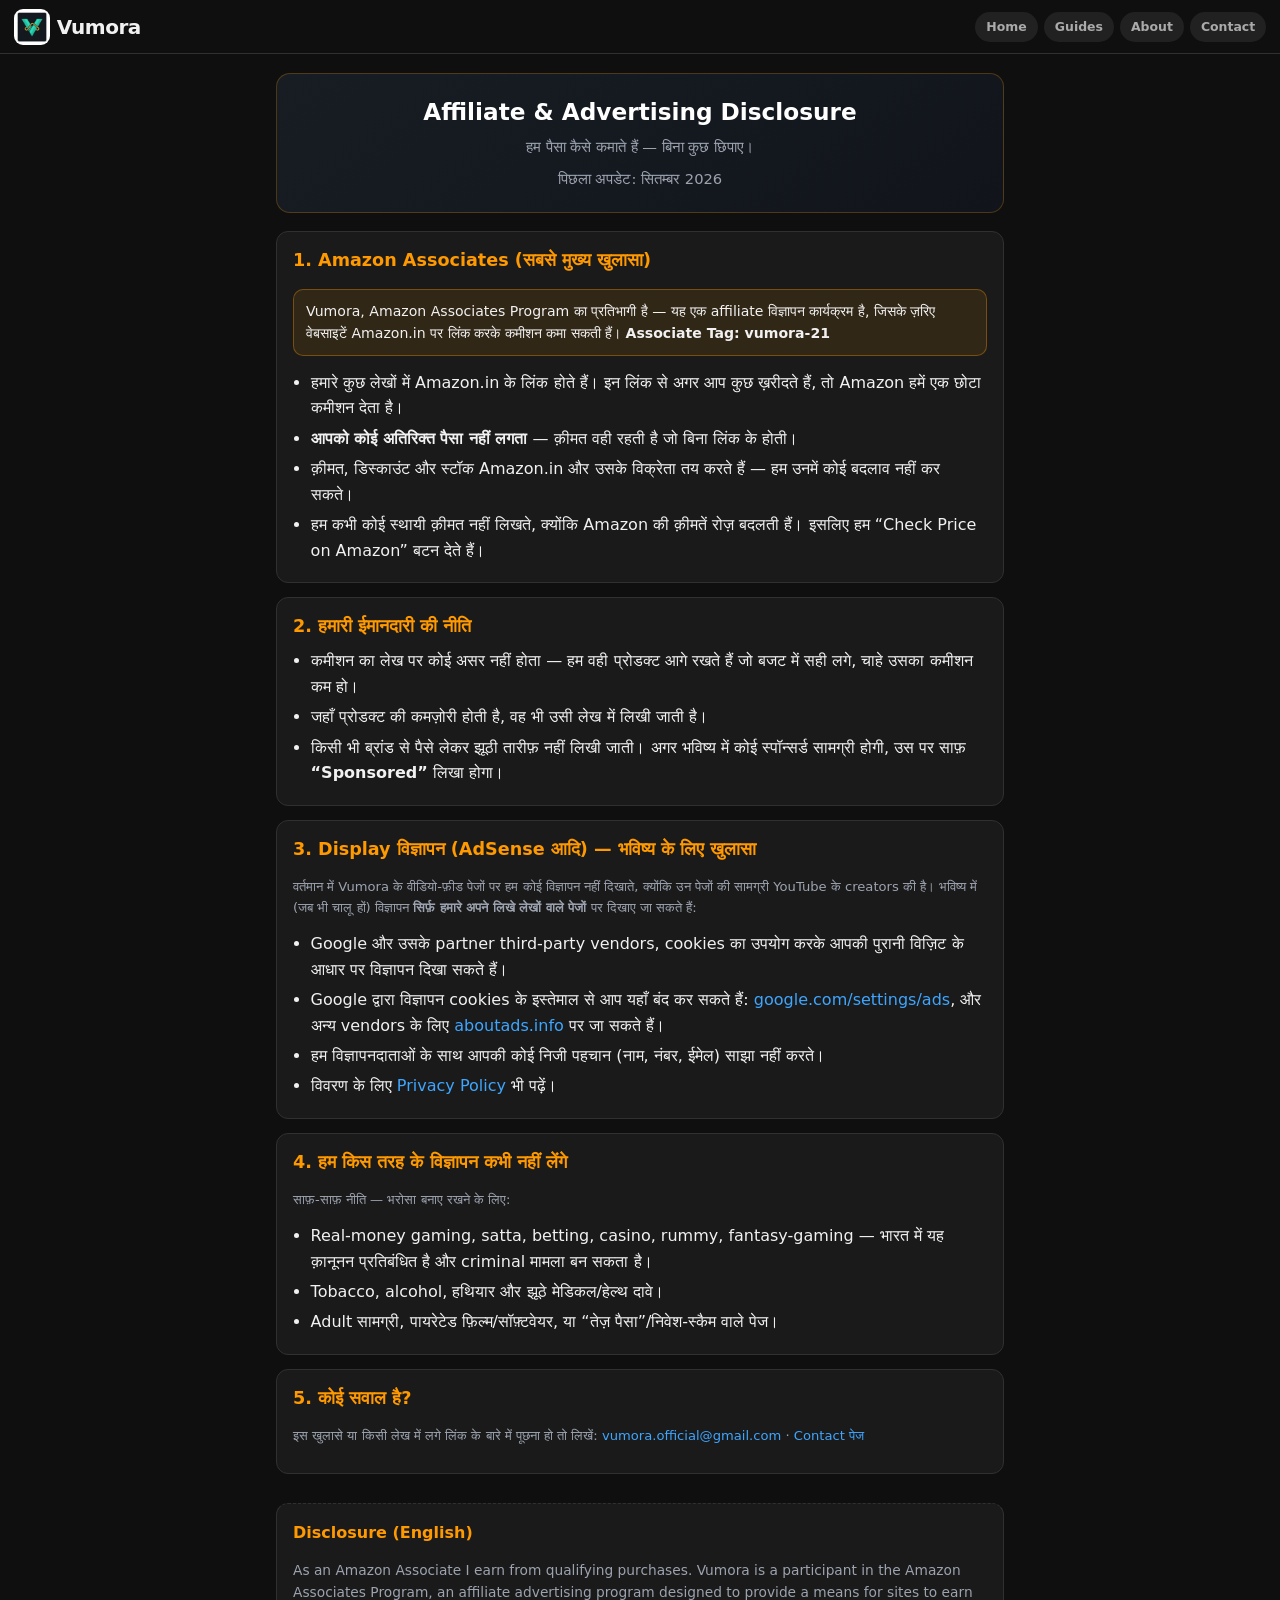
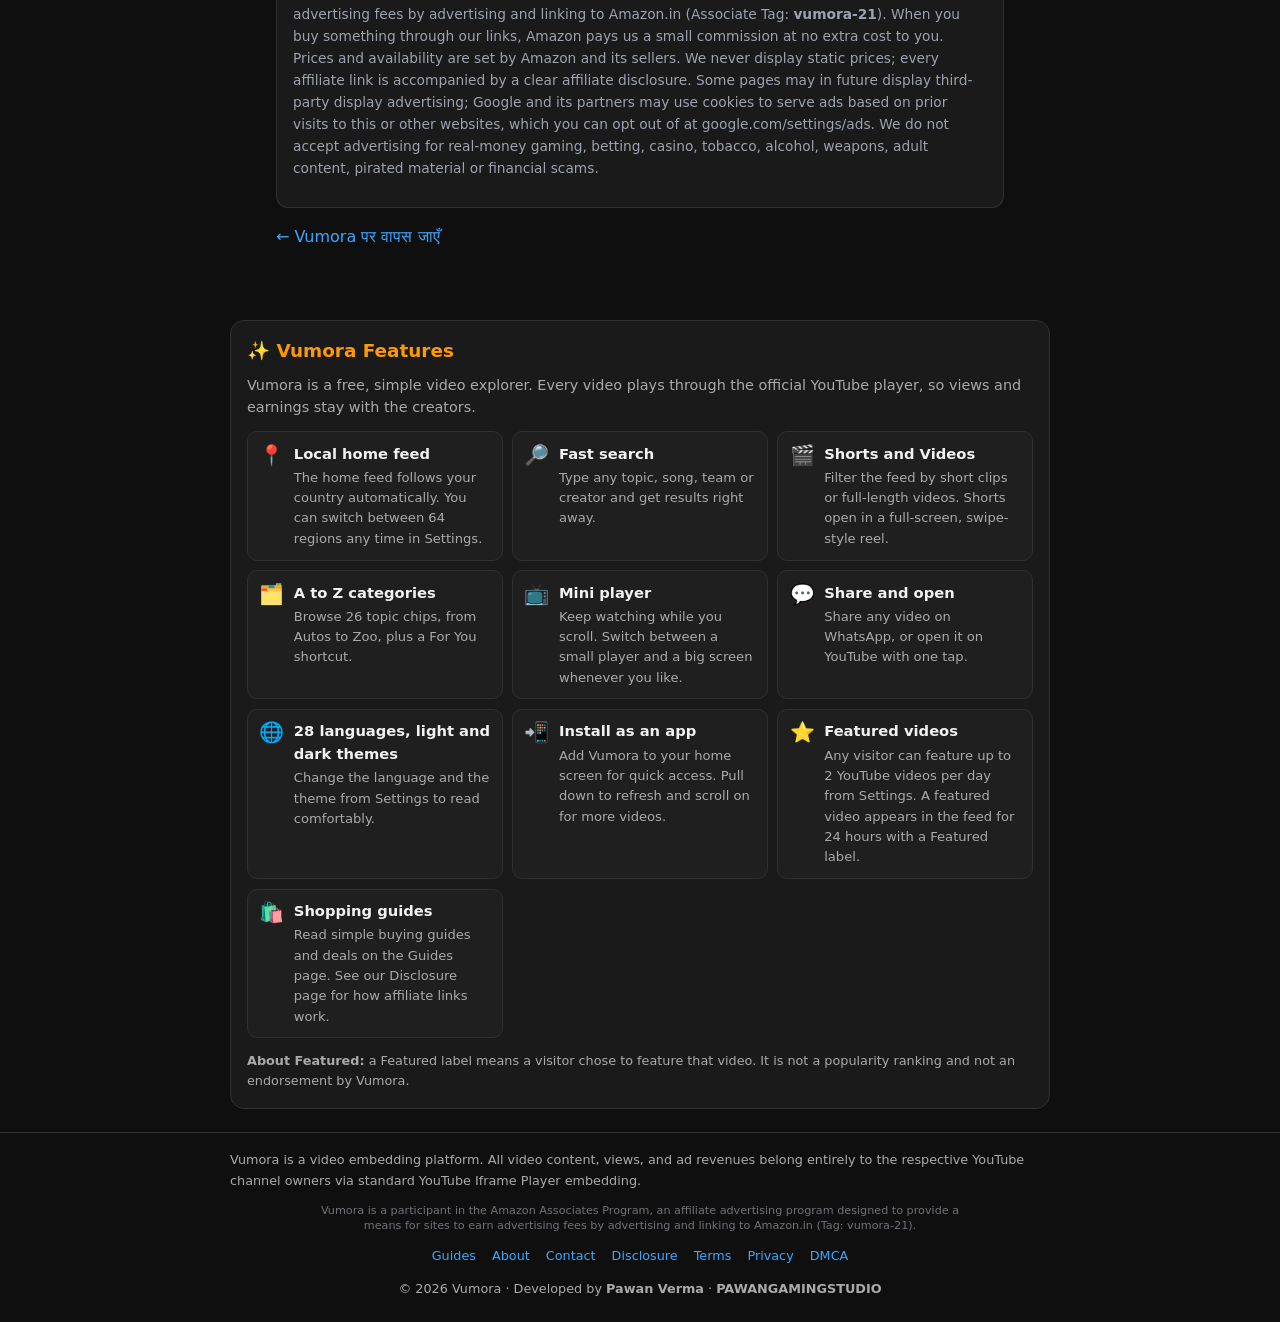
<file: disclosure.html>
<!DOCTYPE html>
<html lang="hi" class="dark">
<head>
  <meta charset="UTF-8" />
  <meta name="viewport" content="width=device-width, initial-scale=1" />
  <meta name="theme-color" content="#0f0f0f" />
  <meta name="referrer" content="strict-origin-when-cross-origin" />
  <title>Affiliate &amp; Advertising Disclosure — Vumora</title>
  <meta name="description" content="Vumora का affiliate और विज्ञापन खुलासा — Amazon Associates (Tag: vumora-21), भविष्य के display ads, cookies और हमारी ईमानदारी की नीति।" />
  <link rel="canonical" href="https://vumora.github.io/disclosure.html" />
  <meta property="og:type" content="website" />
  <meta property="og:site_name" content="Vumora" />
  <meta property="og:title" content="Affiliate &amp; Advertising Disclosure — Vumora" />
  <meta property="og:description" content="Vumora affiliate लिंक और विज्ञापनों के बारे में पूरा और साफ़ खुलासा।" />
  <meta property="og:url" content="https://vumora.github.io/disclosure.html" />
  <meta property="og:image" content="https://vumora.github.io/icon-512.png" />
  <link rel="manifest" href="manifest.json" />
  <link rel="apple-touch-icon" href="apple-touch-icon.png" />
  <script src="theme-init.js"></script>
  <link rel="stylesheet" href="style.css?v=31" />
  <style>
    :root, html.dark { --bg:#0f0f0f; --elev:#212121; --card:#1a1a1a; --line:#303030; --text:#f1f1f1; --muted:#aaa; --header:#0f0f0f; --link:#3ea6ff; --radius:12px; }
    html.light { --bg:#f4f4f5; --elev:#fff; --card:#fff; --line:#e4e4e7; --text:#18181b; --muted:#52525b; --header:#fff; --link:#0369a1; }
    * { box-sizing: border-box; }
    body { margin:0; background:var(--bg); color:var(--text); font-family:Roboto,system-ui,-apple-system,"Segoe UI",Arial,sans-serif; font-size:16px; line-height:1.6; }
    a { color: var(--link); text-decoration: none; }
    img { border:0; max-width:100%; }
    .site-header { position:sticky; top:0; z-index:50; background:var(--header); border-bottom:1px solid var(--line); }
    .header-inner { display:flex; align-items:center; justify-content:space-between; gap:.5rem; flex-wrap:wrap; padding:.55rem .85rem .5rem; }
    .brand { display:flex; align-items:center; gap:.45rem; color:var(--text); font-weight:800; letter-spacing:-.03em; }
    .brand-logo { width:36px; height:36px; border-radius:9px; object-fit:cover; background:#12141a; }
    .brand-name { font-size:1.25rem; }
    .nav-btn { background:var(--elev); color:var(--muted); border:0; border-radius:999px; padding:.32rem .7rem; font-size:.78rem; font-weight:700; }
    .nav-btn.is-active { background:#fff; color:#111; }
    .legal-page { max-width:760px; margin:0 auto; padding:1.2rem 1rem 2rem; }
    .legal-page .box { background:var(--card); border:1px solid var(--line); border-radius:var(--radius); padding:1rem; }
    .site-footer { border-top:1px solid var(--line); padding:1.1rem .85rem 1.4rem; color:var(--muted); font-size:.8rem; }
    .disclaimer { max-width:820px; margin:0 auto .7rem; }
    .amz-disclosure { font-size:.7rem; color:#71717a; max-width:640px; margin:6px auto 0; line-height:1.35; text-align:center; }
    .footer-links { display:flex; gap:1rem; justify-content:center; flex-wrap:wrap; }
    .copy { text-align:center; margin:0; }
    .sr-only { position:absolute; width:1px; height:1px; overflow:hidden; clip:rect(0,0,0,0); }
    .vm-nav { display:flex; gap:.35rem; flex-wrap:wrap; }
    .vm-hero { background:linear-gradient(145deg,#181d24,#11151b); border:1px solid rgba(255,153,0,.25); border-radius:14px; padding:22px 16px; text-align:center; margin:0 0 18px; }
    .vm-hero h1 { margin:0 0 8px; font-size:1.45rem; line-height:1.35; color:#fff; }
    .vm-hero p { margin:0; color:#9ca3af; font-size:.92rem; }
    .vm-box { background:var(--card); border:1px solid var(--line); border-radius:12px; padding:14px 16px; margin:0 0 14px; }
    .vm-box h2 { font-size:1.1rem; margin:0 0 .5rem; color:#ff9900; }
    .vm-list { margin:.3rem 0 .3rem 1.1rem; padding:0; }
    .vm-list li { margin:.3rem 0; }
    .vm-note { font-size:.82rem; color:#9ca3af; }
    .vm-strong { background:rgba(255,153,0,.1); border:1px solid rgba(255,153,0,.35); border-radius:10px; padding:10px 12px; font-size:.88rem; }
    .vm-en { border-top:1px dashed var(--line); margin-top:1.8rem; padding-top:1rem; }
    .vm-en h2 { font-size:1rem; color:#ff9900; margin:0 0 .4rem; }
    .vm-en p { font-size:.86rem; color:#9ca3af; }
  </style>
</head>
<body>
  <header class="site-header">
    <div class="header-inner">
      <a class="brand" href="index.html">
        <img class="brand-logo" src="icon-192.png" width="36" height="36" alt="Vumora" />
        <span class="brand-name">Vumora</span>
      </a>
      <nav class="vm-nav" aria-label="Navigation">
        <a class="nav-btn" href="index.html">Home</a>
        <a class="nav-btn" href="guides.html">Guides</a>
        <a class="nav-btn" href="about.html">About</a>
        <a class="nav-btn" href="contact.html">Contact</a>
      </nav>
    </div>
  </header>

  <main class="legal-page">
    <div class="vm-hero">
      <h1>Affiliate &amp; Advertising Disclosure</h1>
      <p>हम पैसा कैसे कमाते हैं — बिना कुछ छिपाए।</p>
      <p class="vm-note" style="margin-top:8px;">पिछला अपडेट: सितम्बर 2026</p>
    </div>

    <section class="vm-box">
      <h2>1. Amazon Associates (सबसे मुख्य खुलासा)</h2>
      <p class="vm-strong">
        Vumora, Amazon Associates Program का प्रतिभागी है — यह एक affiliate विज्ञापन कार्यक्रम है, जिसके ज़रिए वेबसाइटें
        Amazon.in पर लिंक करके कमीशन कमा सकती हैं। <strong>Associate Tag: vumora-21</strong>
      </p>
      <ul class="vm-list">
        <li>हमारे कुछ लेखों में Amazon.in के लिंक होते हैं। इन लिंक से अगर आप कुछ ख़रीदते हैं, तो Amazon हमें एक छोटा कमीशन देता है।</li>
        <li><strong>आपको कोई अतिरिक्त पैसा नहीं लगता</strong> — क़ीमत वही रहती है जो बिना लिंक के होती।</li>
        <li>क़ीमत, डिस्काउंट और स्टॉक Amazon.in और उसके विक्रेता तय करते हैं — हम उनमें कोई बदलाव नहीं कर सकते।</li>
        <li>हम कभी कोई स्थायी क़ीमत नहीं लिखते, क्योंकि Amazon की क़ीमतें रोज़ बदलती हैं। इसलिए हम “Check Price on Amazon” बटन देते हैं।</li>
      </ul>
    </section>

    <section class="vm-box">
      <h2>2. हमारी ईमानदारी की नीति</h2>
      <ul class="vm-list">
        <li>कमीशन का लेख पर कोई असर नहीं होता — हम वही प्रोडक्ट आगे रखते हैं जो बजट में सही लगे, चाहे उसका कमीशन कम हो।</li>
        <li>जहाँ प्रोडक्ट की कमज़ोरी होती है, वह भी उसी लेख में लिखी जाती है।</li>
        <li>किसी भी ब्रांड से पैसे लेकर झूठी तारीफ़ नहीं लिखी जाती। अगर भविष्य में कोई स्पॉन्सर्ड सामग्री होगी, उस पर साफ़ <strong>“Sponsored”</strong> लिखा होगा।</li>
      </ul>
    </section>

    <section class="vm-box">
      <h2>3. Display विज्ञापन (AdSense आदि) — भविष्य के लिए खुलासा</h2>
      <p class="vm-note">
        वर्तमान में Vumora के वीडियो-फ़ीड पेजों पर हम कोई विज्ञापन नहीं दिखाते, क्योंकि उन पेजों की सामग्री YouTube के creators
        की है। भविष्य में (जब भी चालू हों) विज्ञापन <strong>सिर्फ़ हमारे अपने लिखे लेखों वाले पेजों</strong> पर दिखाए जा सकते हैं:
      </p>
      <ul class="vm-list">
        <li>Google और उसके partner third-party vendors, cookies का उपयोग करके आपकी पुरानी विज़िट के आधार पर विज्ञापन दिखा सकते हैं।</li>
        <li>Google द्वारा विज्ञापन cookies के इस्तेमाल से आप यहाँ बंद कर सकते हैं:
          <a href="https://www.google.com/settings/ads" target="_blank" rel="noopener">google.com/settings/ads</a>,
          और अन्य vendors के लिए <a href="https://www.aboutads.info" target="_blank" rel="noopener">aboutads.info</a> पर जा सकते हैं।</li>
        <li>हम विज्ञापनदाताओं के साथ आपकी कोई निजी पहचान (नाम, नंबर, ईमेल) साझा नहीं करते।</li>
        <li>विवरण के लिए <a href="privacy.html">Privacy Policy</a> भी पढ़ें।</li>
      </ul>
    </section>

    <section class="vm-box">
      <h2>4. हम किस तरह के विज्ञापन कभी नहीं लेंगे</h2>
      <p class="vm-note">साफ़-साफ़ नीति — भरोसा बनाए रखने के लिए:</p>
      <ul class="vm-list">
        <li>Real-money gaming, satta, betting, casino, rummy, fantasy-gaming — भारत में यह क़ानूनन प्रतिबंधित है और criminal मामला बन सकता है।</li>
        <li>Tobacco, alcohol, हथियार और झूठे मेडिकल/हेल्थ दावे।</li>
        <li>Adult सामग्री, पायरेटेड फ़िल्म/सॉफ़्टवेयर, या “तेज़ पैसा”/निवेश-स्कैम वाले पेज।</li>
      </ul>
    </section>

    <section class="vm-box">
      <h2>5. कोई सवाल है?</h2>
      <p class="vm-note">
        इस खुलासे या किसी लेख में लगे लिंक के बारे में पूछना हो तो लिखें:
        <a href="mailto:vumora.official@gmail.com?subject=Disclosure">vumora.official@gmail.com</a> ·
        <a href="contact.html">Contact पेज</a>
      </p>
    </section>

    <section class="vm-box vm-en" lang="en">
      <h2>Disclosure (English)</h2>
      <p>
        As an Amazon Associate I earn from qualifying purchases. Vumora is a participant in the Amazon Associates Program, an affiliate advertising program designed to provide a means for
        sites to earn advertising fees by advertising and linking to Amazon.in (Associate Tag: <strong>vumora-21</strong>). When you
        buy something through our links, Amazon pays us a small commission at no extra cost to you. Prices and availability are set
        by Amazon and its sellers. We never display static prices; every affiliate link is accompanied by a clear affiliate
        disclosure. Some pages may in future display third-party display advertising; Google and its partners may use cookies to
        serve ads based on prior visits to this or other websites, which you can opt out of at google.com/settings/ads. We do not
        accept advertising for real-money gaming, betting, casino, tobacco, alcohol, weapons, adult content, pirated material or
        financial scams.
      </p>
    </section>

    <p><a href="index.html">← Vumora पर वापस जाएँ</a></p>
  </main>
  <section class="vm-features" id="features" aria-labelledby="vmFeatTitle">
    <h2 id="vmFeatTitle">✨ Vumora Features</h2>
    <p class="vm-feat-intro">Vumora is a free, simple video explorer. Every video plays through the official YouTube player, so views and earnings stay with the creators.</p><ul class="vm-feat-grid"><li><span class="vm-feat-ico" aria-hidden="true">📍</span><div><h3>Local home feed</h3><p>The home feed follows your country automatically. You can switch between 64 regions any time in Settings.</p></div></li><li><span class="vm-feat-ico" aria-hidden="true">🔎</span><div><h3>Fast search</h3><p>Type any topic, song, team or creator and get results right away.</p></div></li><li><span class="vm-feat-ico" aria-hidden="true">🎬</span><div><h3>Shorts and Videos</h3><p>Filter the feed by short clips or full-length videos. Shorts open in a full-screen, swipe-style reel.</p></div></li><li><span class="vm-feat-ico" aria-hidden="true">🗂️</span><div><h3>A to Z categories</h3><p>Browse 26 topic chips, from Autos to Zoo, plus a For You shortcut.</p></div></li><li><span class="vm-feat-ico" aria-hidden="true">📺</span><div><h3>Mini player</h3><p>Keep watching while you scroll. Switch between a small player and a big screen whenever you like.</p></div></li><li><span class="vm-feat-ico" aria-hidden="true">💬</span><div><h3>Share and open</h3><p>Share any video on WhatsApp, or open it on YouTube with one tap.</p></div></li><li><span class="vm-feat-ico" aria-hidden="true">🌐</span><div><h3>28 languages, light and dark themes</h3><p>Change the language and the theme from Settings to read comfortably.</p></div></li><li><span class="vm-feat-ico" aria-hidden="true">📲</span><div><h3>Install as an app</h3><p>Add Vumora to your home screen for quick access. Pull down to refresh and scroll on for more videos.</p></div></li><li><span class="vm-feat-ico" aria-hidden="true">⭐</span><div><h3>Featured videos</h3><p>Any visitor can feature up to 2 YouTube videos per day from Settings. A featured video appears in the feed for 24 hours with a Featured label.</p></div></li><li><span class="vm-feat-ico" aria-hidden="true">🛍️</span><div><h3>Shopping guides</h3><p>Read simple buying guides and deals on the Guides page. See our Disclosure page for how affiliate links work.</p></div></li></ul><p class="vm-feat-note"><strong>About Featured:</strong> a Featured label means a visitor chose to feature that video. It is not a popularity ranking and not an endorsement by Vumora.</p>
  </section>


  <footer class="site-footer">
    <p class="disclaimer">
      Vumora is a video embedding platform. All video content, views, and ad revenues belong entirely to the respective YouTube channel owners via standard YouTube Iframe Player embedding.
    </p>
    <p class="amz-disclosure">
      Vumora is a participant in the Amazon Associates Program, an affiliate advertising program designed to provide a means for sites to earn advertising fees by advertising and linking to Amazon.in (Tag: vumora-21).
    </p>
    <p class="footer-links">
      <a href="guides.html">Guides</a>
      <a href="about.html">About</a>
      <a href="contact.html">Contact</a>
      <a href="disclosure.html">Disclosure</a>
      <a href="terms.html">Terms</a>
      <a href="privacy.html">Privacy</a>
      <a href="dmca.html">DMCA</a>
    </p>
    <p class="copy">© 2026 Vumora · Developed by <strong>Pawan Verma</strong> · <strong>PAWANGAMINGSTUDIO</strong></p>
  </footer>
</body>
</html>
</file>
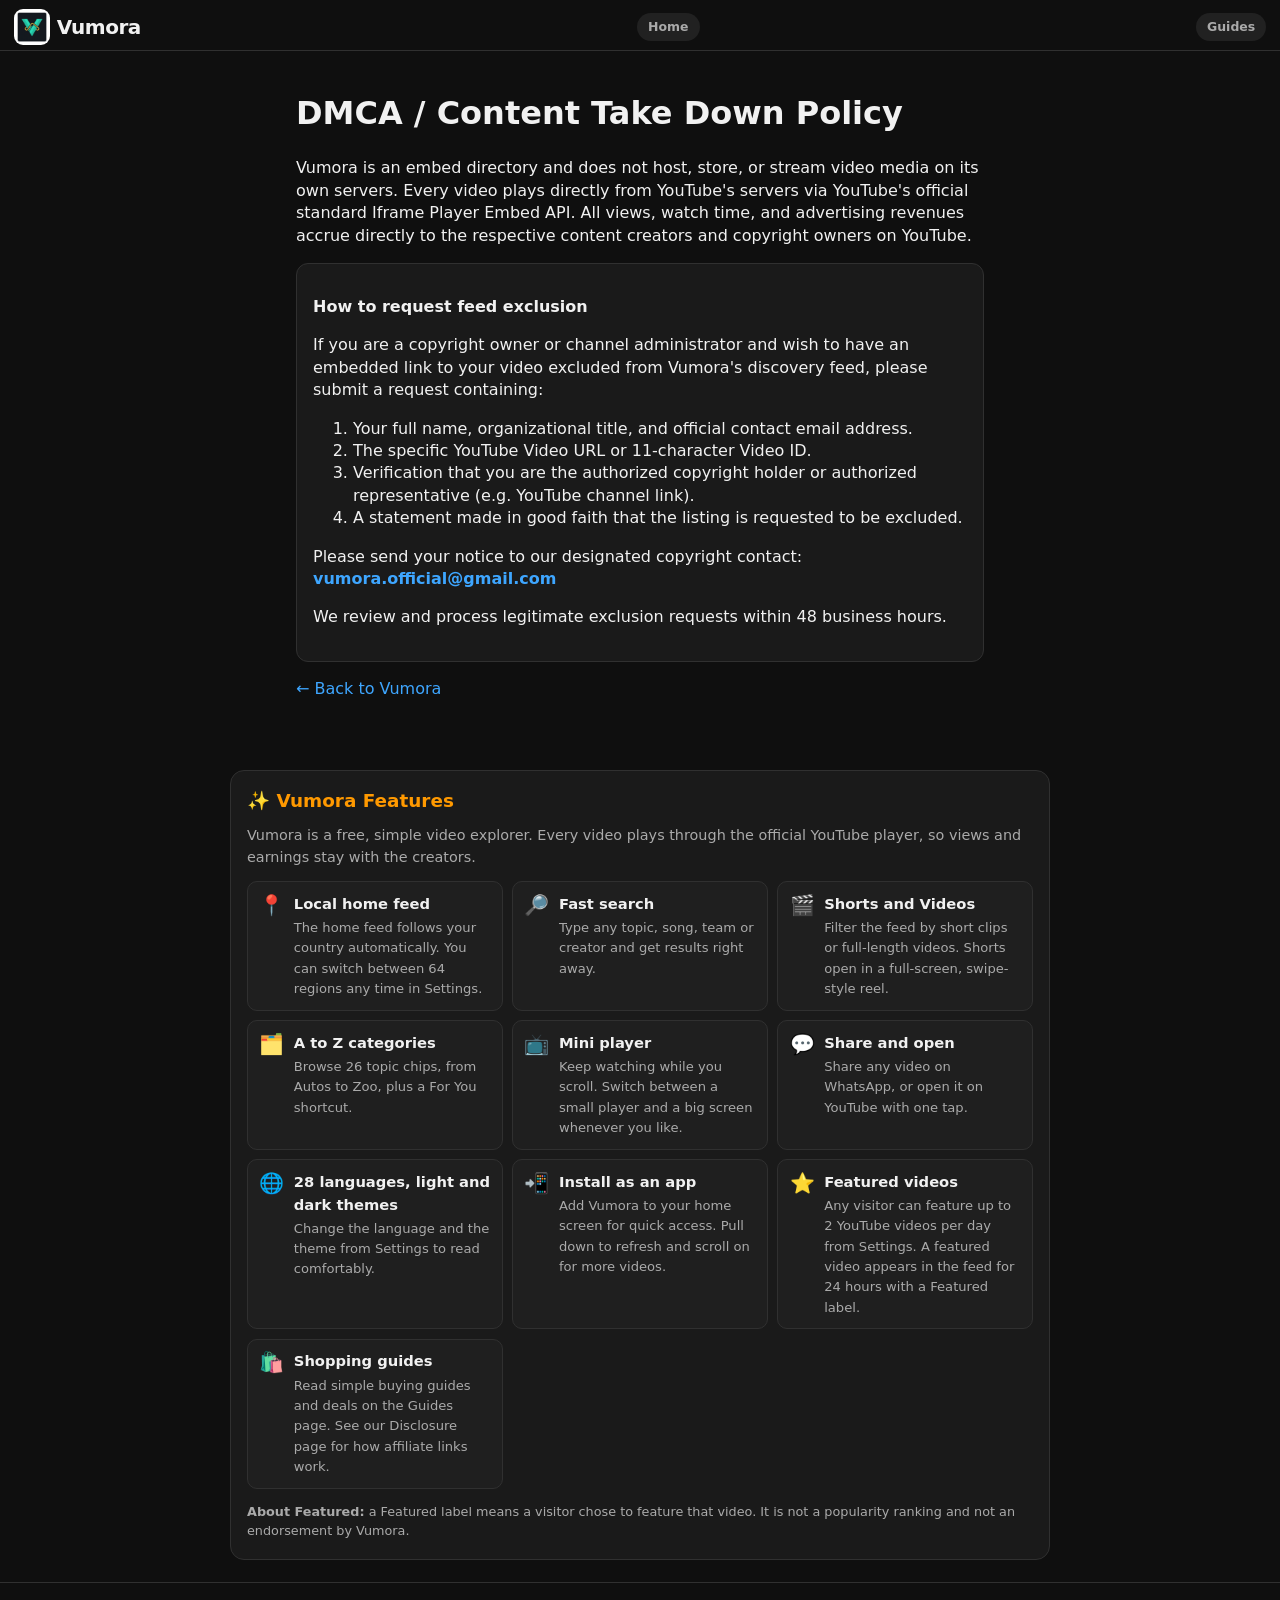
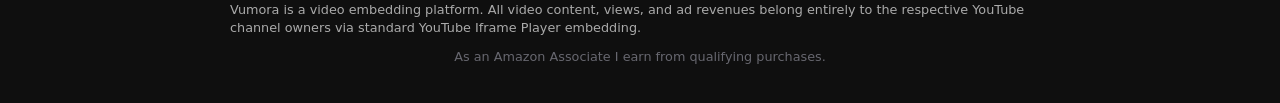
<file: dmca.html>
<!DOCTYPE html>
<html lang="en">
<head>
  <meta charset="UTF-8" />
  <meta name="viewport" content="width=device-width, initial-scale=1" />
  <meta name="theme-color" content="#0b0d12" />
  <meta name="referrer" content="strict-origin-when-cross-origin" />
  <title>DMCA / Content Take Down Policy — Vumora</title>
  <link rel="stylesheet" href="style.css?v=31" />
  <link rel="canonical" href="https://vumora.github.io/dmca.html" />
</head>
<body>
  <header class="site-header">
    <div class="header-inner">
      <a class="brand" href="index.html">
        <img class="brand-logo" src="icon-192.png" width="36" height="36" alt="Vumora" />
        <span class="brand-name">Vumora</span>
      </a>
      <a class="nav-btn" href="index.html">Home</a>
      <a class="nav-btn" href="guides.html">Guides</a>
    </div>
  </header>
  <main class="legal-page">
    <h1>DMCA / Content Take Down Policy</h1>
    <p>
      Vumora is an embed directory and does not host, store, or stream video media on its own servers. Every video plays directly from YouTube's servers via YouTube's official standard Iframe Player Embed API. All views, watch time, and advertising revenues accrue directly to the respective content creators and copyright owners on YouTube.
    </p>
    <div class="box">
      <p><strong>How to request feed exclusion</strong></p>
      <p>If you are a copyright owner or channel administrator and wish to have an embedded link to your video excluded from Vumora's discovery feed, please submit a request containing:</p>
      <ol>
        <li>Your full name, organizational title, and official contact email address.</li>
        <li>The specific YouTube Video URL or 11-character Video ID.</li>
        <li>Verification that you are the authorized copyright holder or authorized representative (e.g. YouTube channel link).</li>
        <li>A statement made in good faith that the listing is requested to be excluded.</li>
      </ol>
      <p>
        Please send your notice to our designated copyright contact:
        <br />
        <strong><a href="mailto:vumora.official@gmail.com">vumora.official@gmail.com</a></strong>
      </p>
      <p>We review and process legitimate exclusion requests within 48 business hours.</p>
    </div>
    <p><a href="index.html">← Back to Vumora</a></p>
  </main>
  <section class="vm-features" id="features" aria-labelledby="vmFeatTitle">
    <h2 id="vmFeatTitle">✨ Vumora Features</h2>
    <p class="vm-feat-intro">Vumora is a free, simple video explorer. Every video plays through the official YouTube player, so views and earnings stay with the creators.</p><ul class="vm-feat-grid"><li><span class="vm-feat-ico" aria-hidden="true">📍</span><div><h3>Local home feed</h3><p>The home feed follows your country automatically. You can switch between 64 regions any time in Settings.</p></div></li><li><span class="vm-feat-ico" aria-hidden="true">🔎</span><div><h3>Fast search</h3><p>Type any topic, song, team or creator and get results right away.</p></div></li><li><span class="vm-feat-ico" aria-hidden="true">🎬</span><div><h3>Shorts and Videos</h3><p>Filter the feed by short clips or full-length videos. Shorts open in a full-screen, swipe-style reel.</p></div></li><li><span class="vm-feat-ico" aria-hidden="true">🗂️</span><div><h3>A to Z categories</h3><p>Browse 26 topic chips, from Autos to Zoo, plus a For You shortcut.</p></div></li><li><span class="vm-feat-ico" aria-hidden="true">📺</span><div><h3>Mini player</h3><p>Keep watching while you scroll. Switch between a small player and a big screen whenever you like.</p></div></li><li><span class="vm-feat-ico" aria-hidden="true">💬</span><div><h3>Share and open</h3><p>Share any video on WhatsApp, or open it on YouTube with one tap.</p></div></li><li><span class="vm-feat-ico" aria-hidden="true">🌐</span><div><h3>28 languages, light and dark themes</h3><p>Change the language and the theme from Settings to read comfortably.</p></div></li><li><span class="vm-feat-ico" aria-hidden="true">📲</span><div><h3>Install as an app</h3><p>Add Vumora to your home screen for quick access. Pull down to refresh and scroll on for more videos.</p></div></li><li><span class="vm-feat-ico" aria-hidden="true">⭐</span><div><h3>Featured videos</h3><p>Any visitor can feature up to 2 YouTube videos per day from Settings. A featured video appears in the feed for 24 hours with a Featured label.</p></div></li><li><span class="vm-feat-ico" aria-hidden="true">🛍️</span><div><h3>Shopping guides</h3><p>Read simple buying guides and deals on the Guides page. See our Disclosure page for how affiliate links work.</p></div></li></ul><p class="vm-feat-note"><strong>About Featured:</strong> a Featured label means a visitor chose to feature that video. It is not a popularity ranking and not an endorsement by Vumora.</p>
  </section>

  <footer class="site-footer">
    <p class="disclaimer">
      Vumora is a video embedding platform. All video content, views, and ad revenues belong entirely to the respective YouTube channel owners via standard YouTube Iframe Player embedding.
    </p>
    <p class="amz-disclosure" style="font-size:.8rem;opacity:.9;padding:0 .8rem 1rem;">As an Amazon Associate I earn from qualifying purchases.</p>
  </footer>
</body>
</html>
</file>
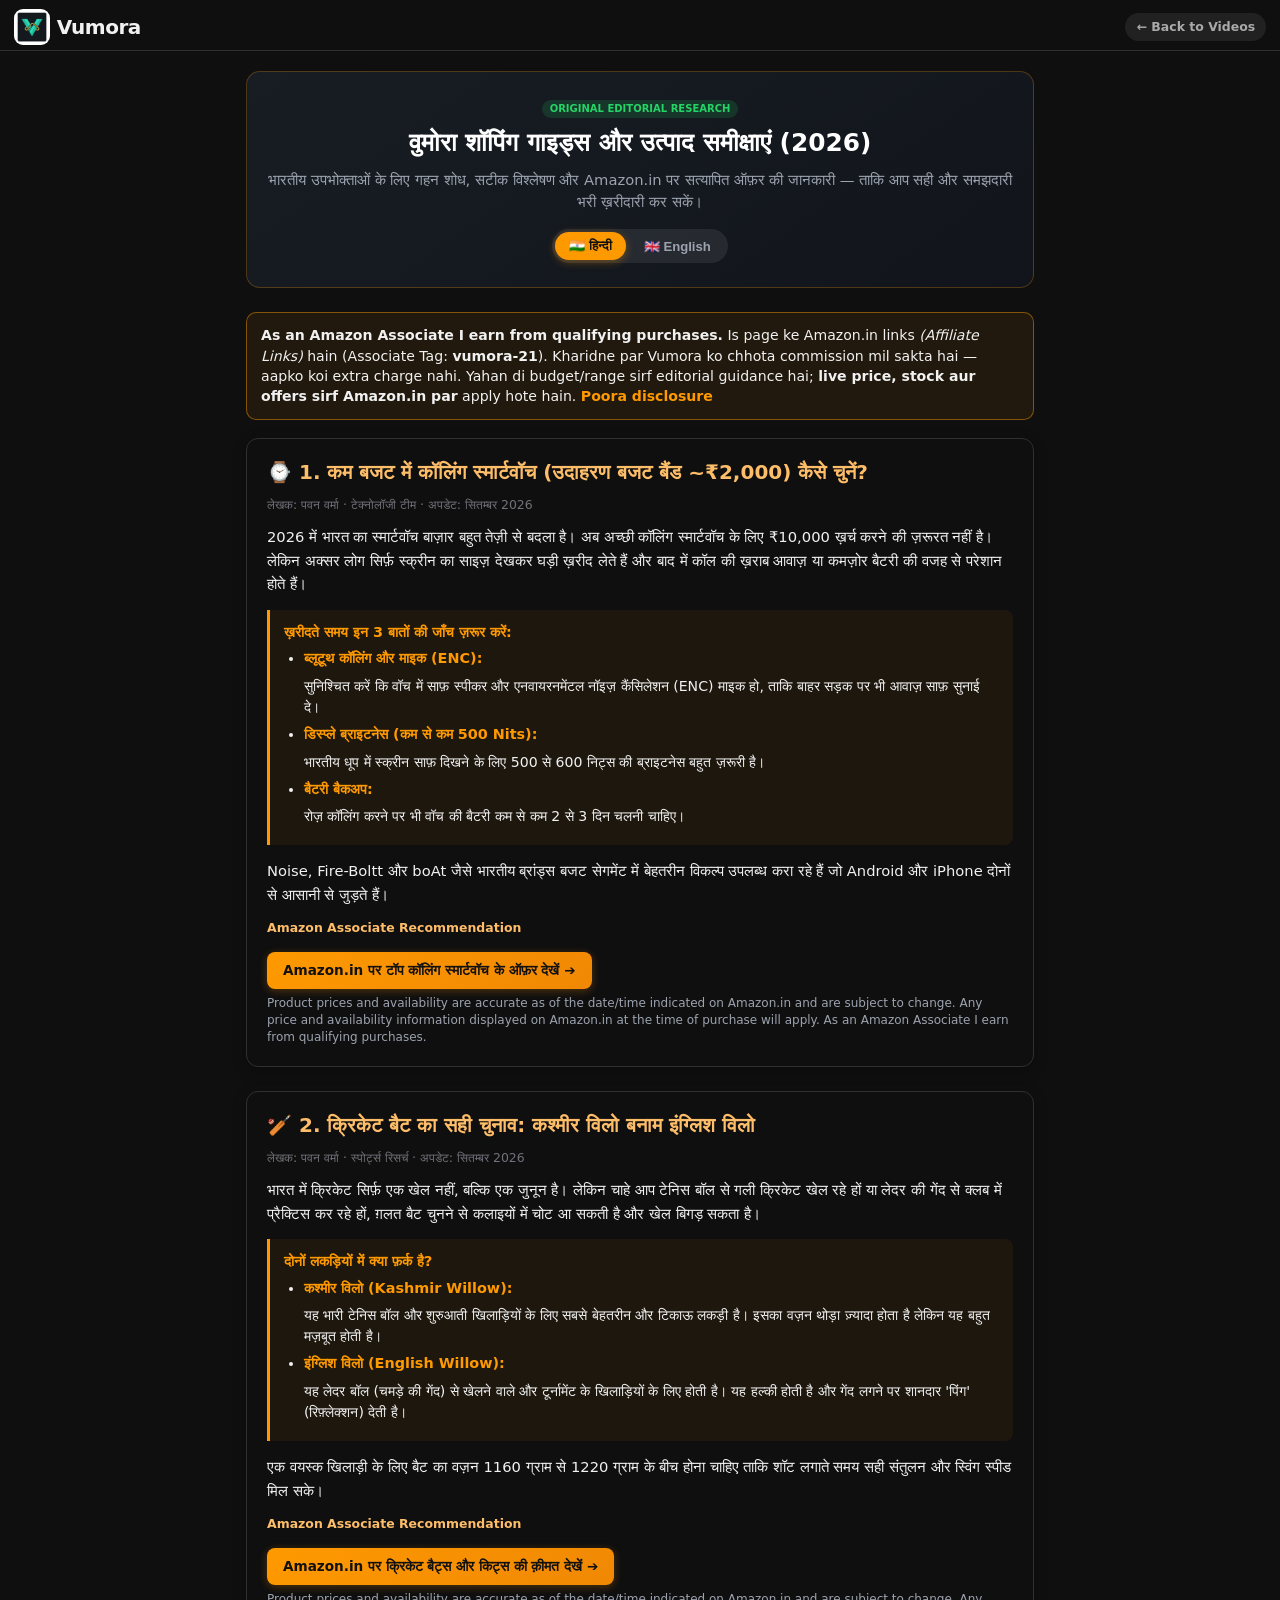
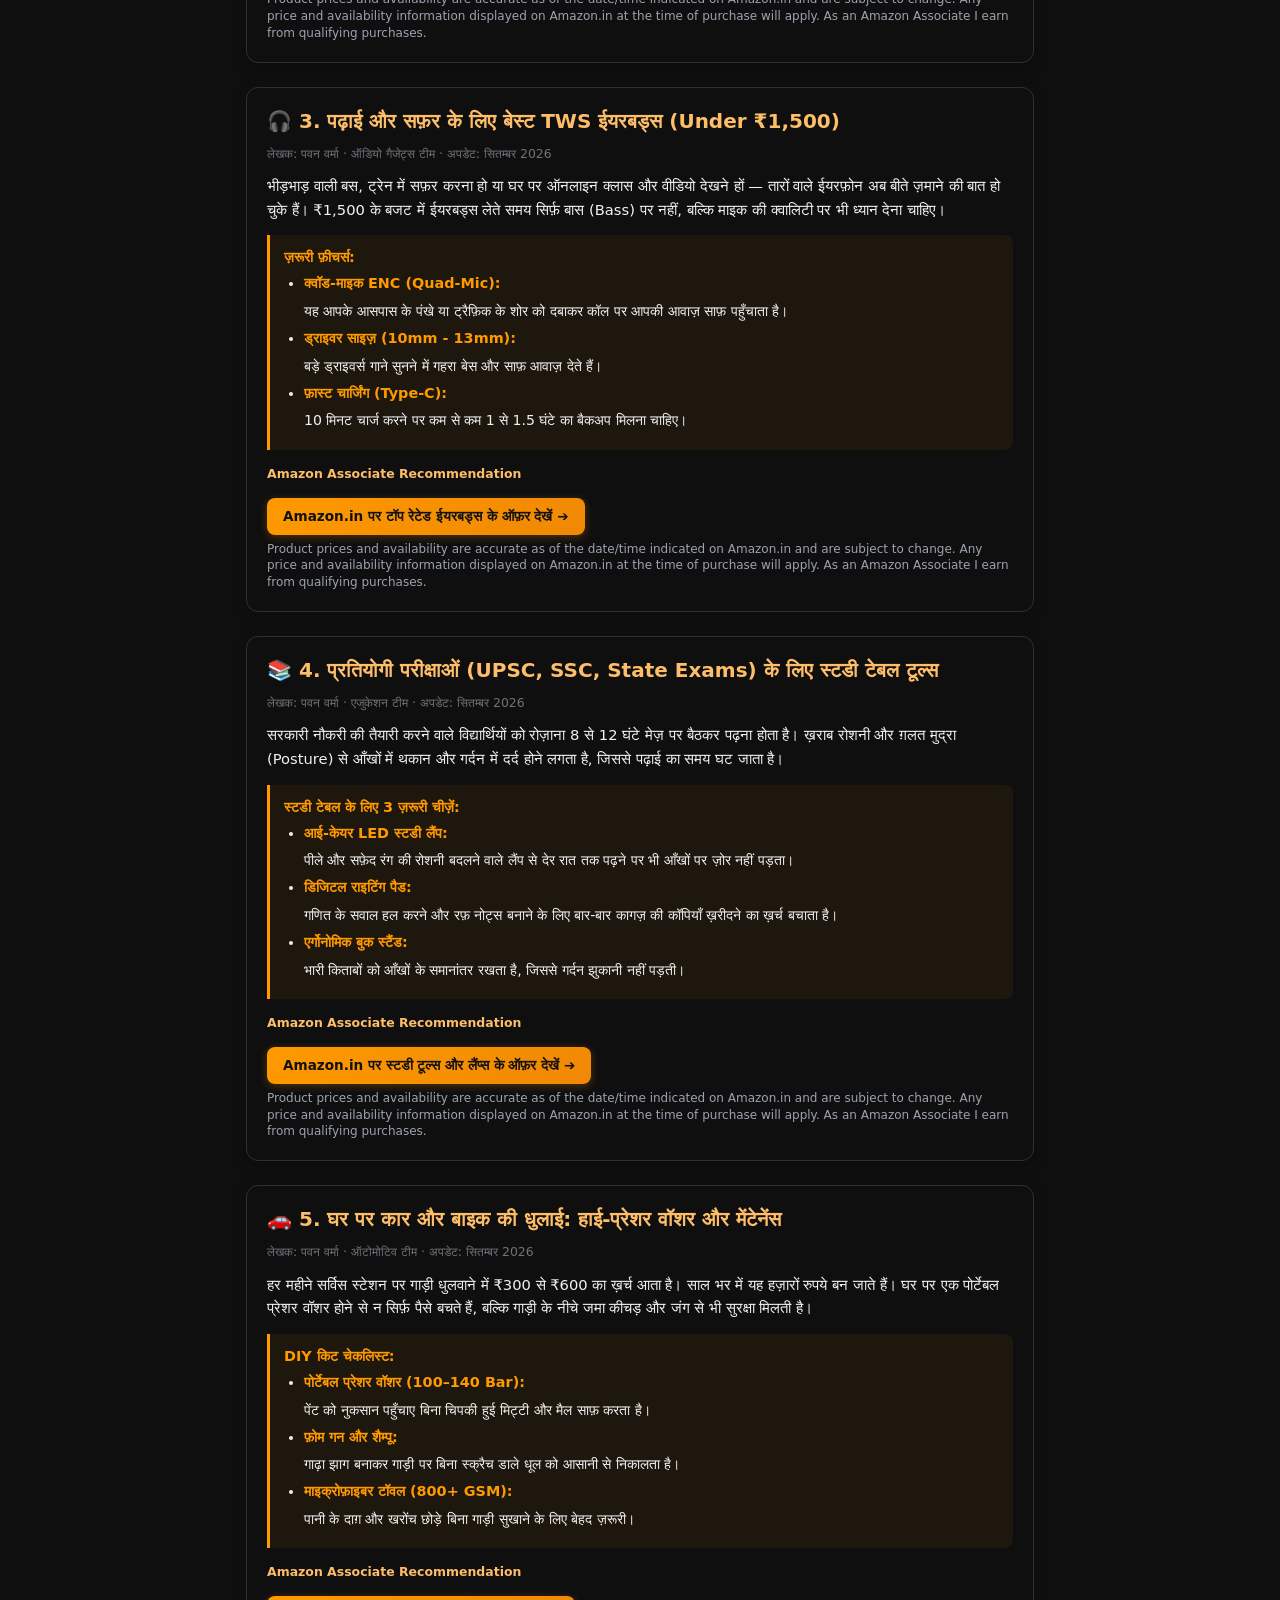
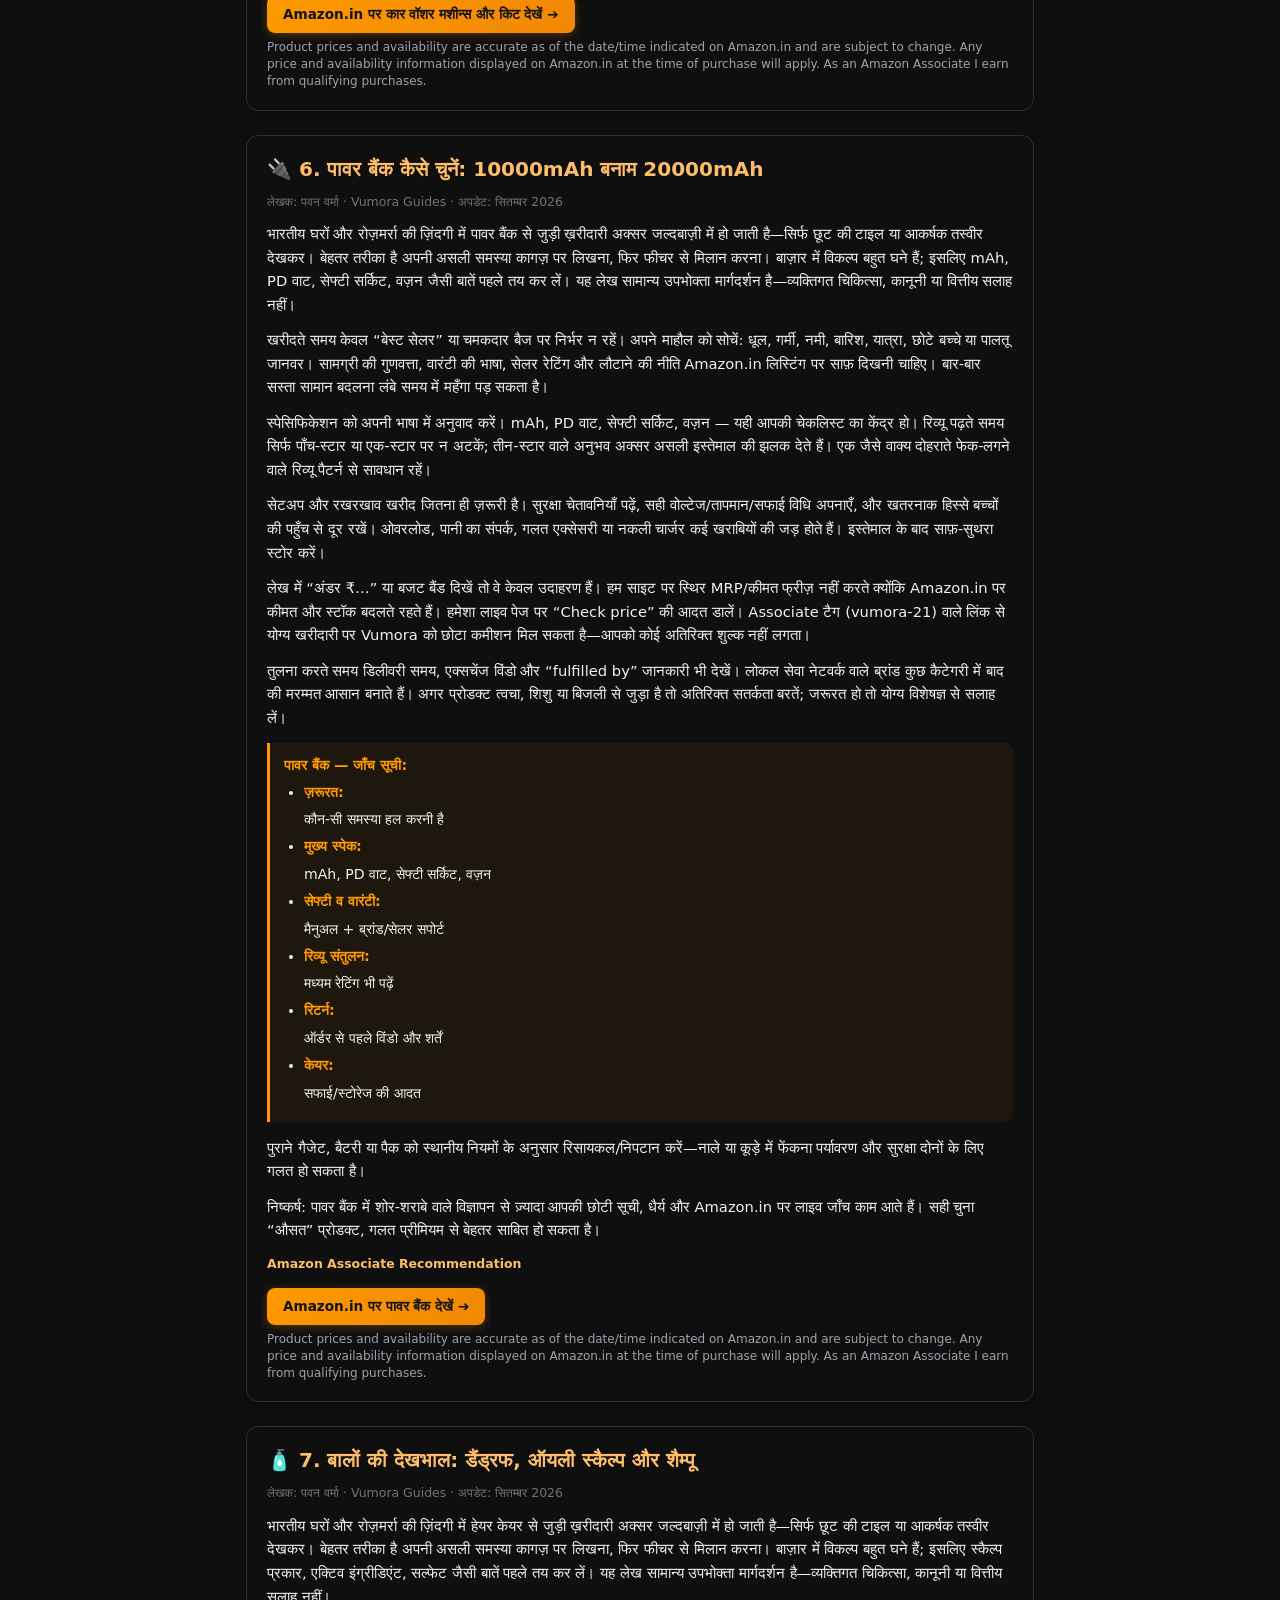
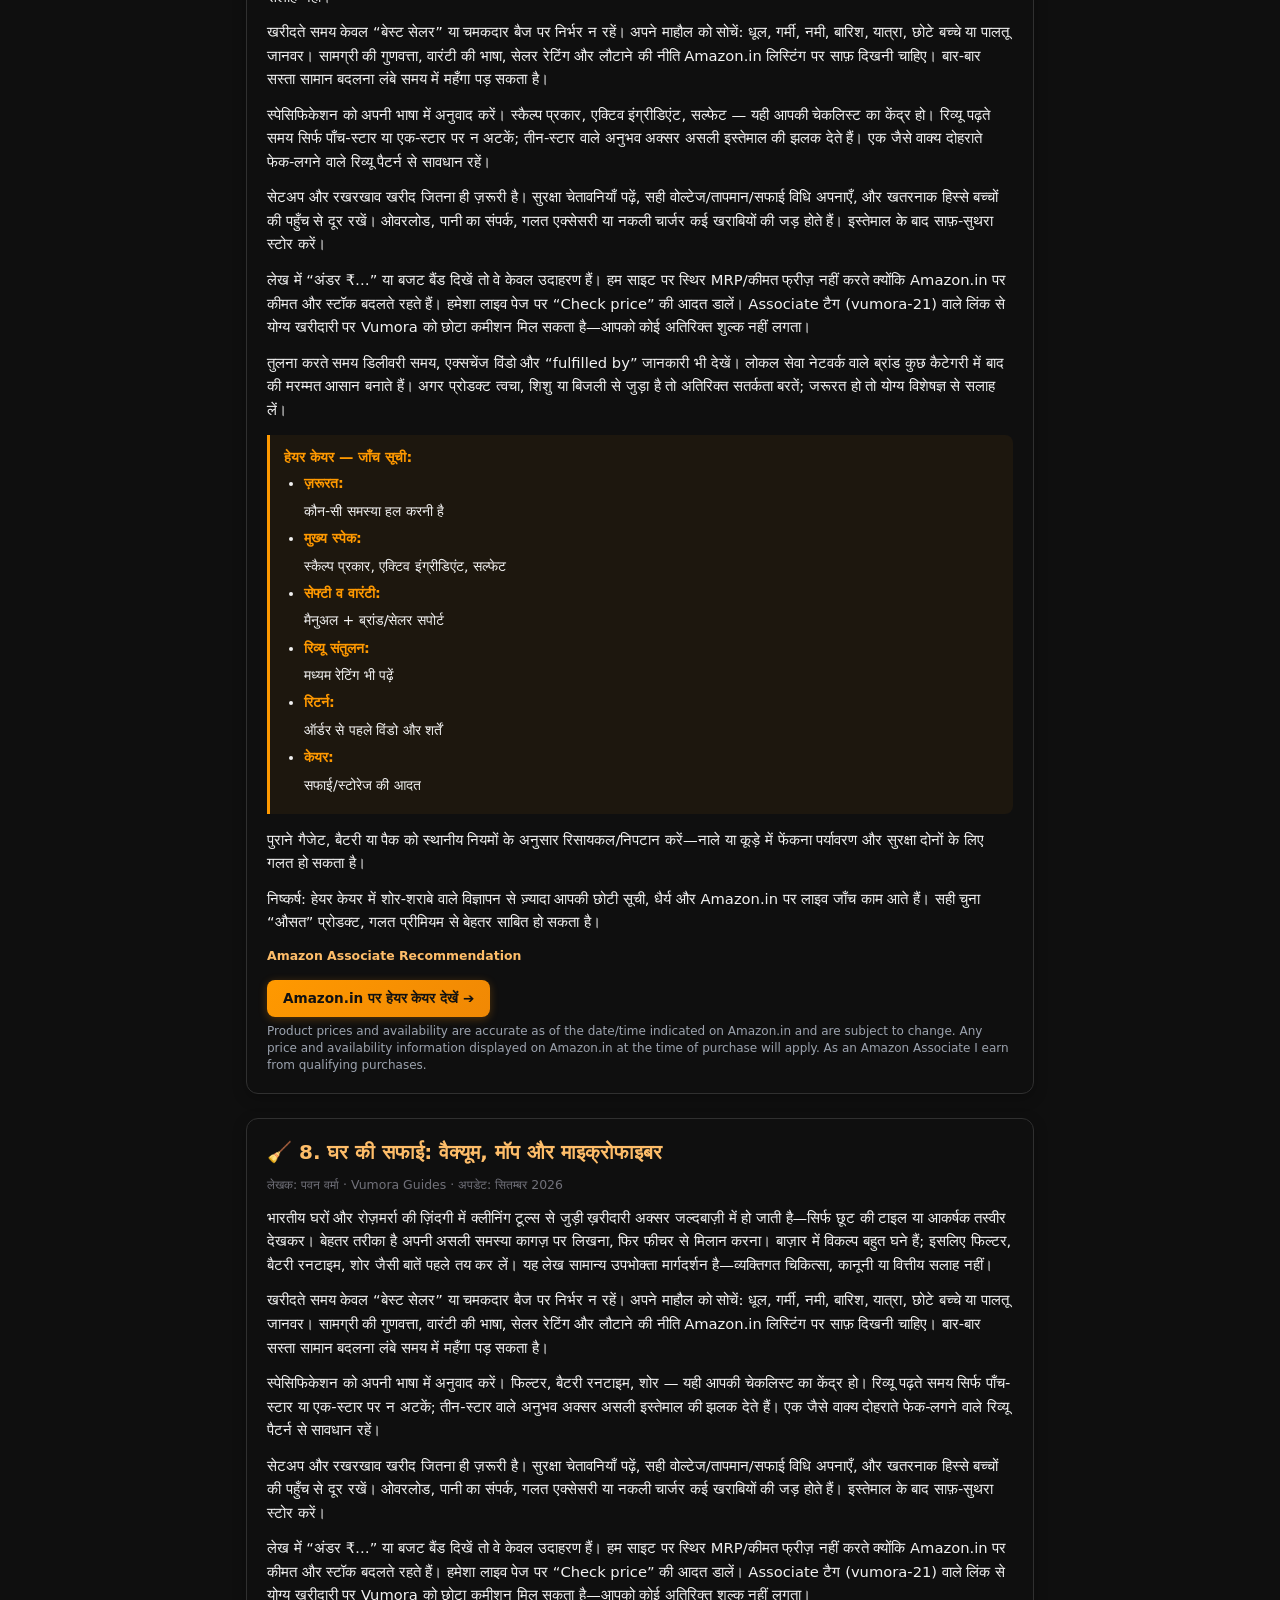
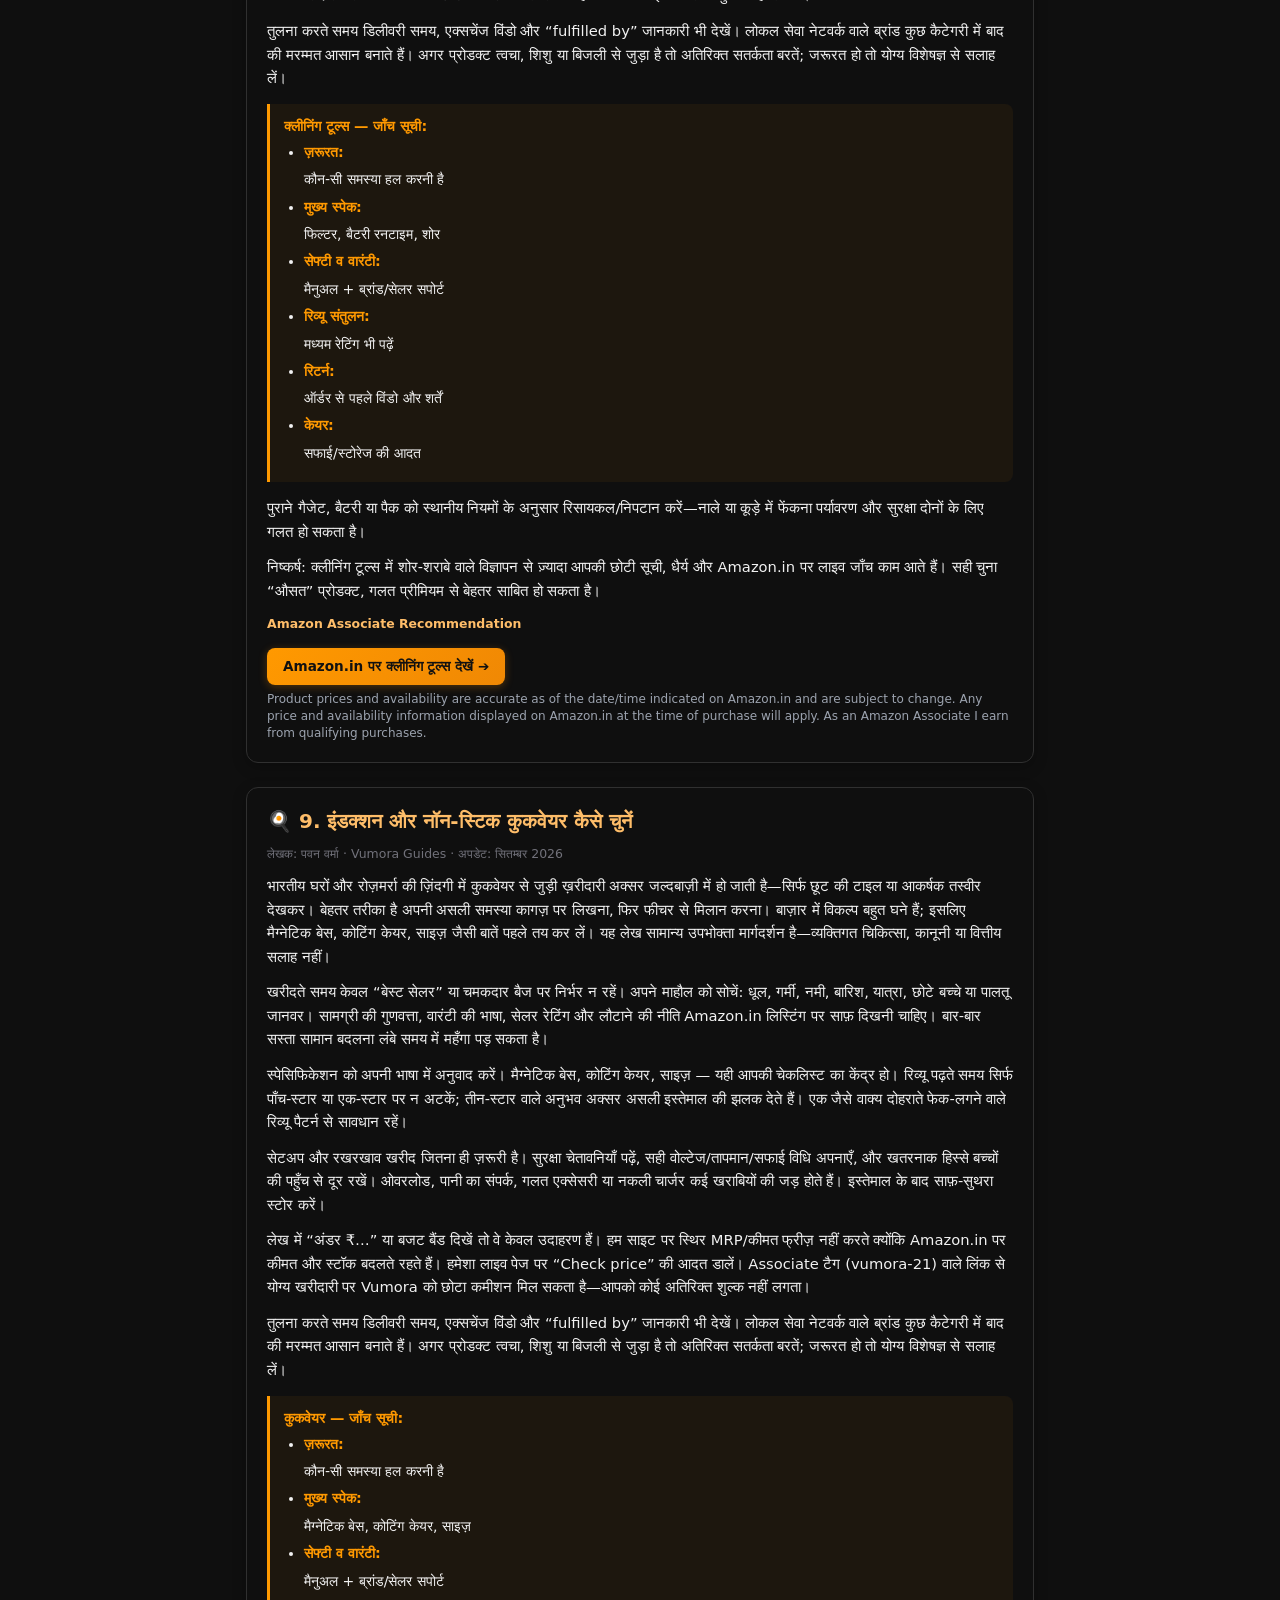
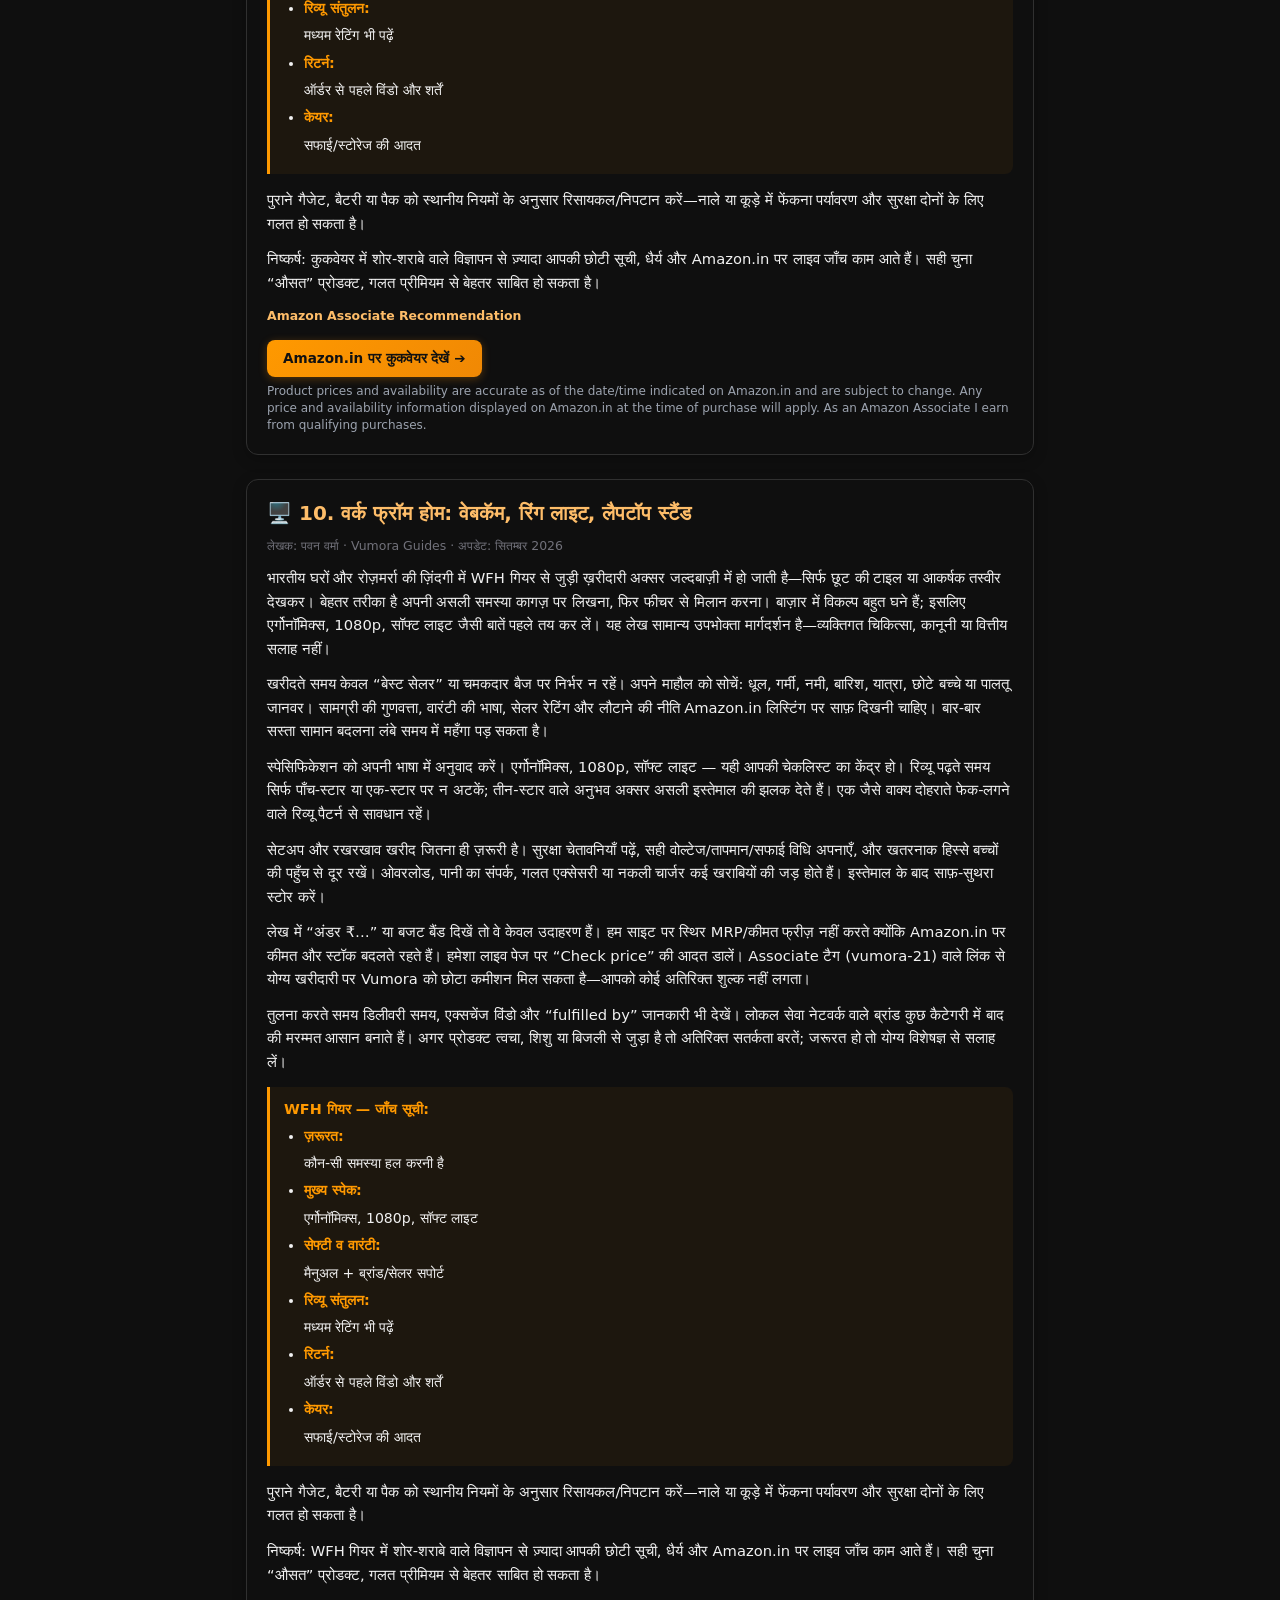
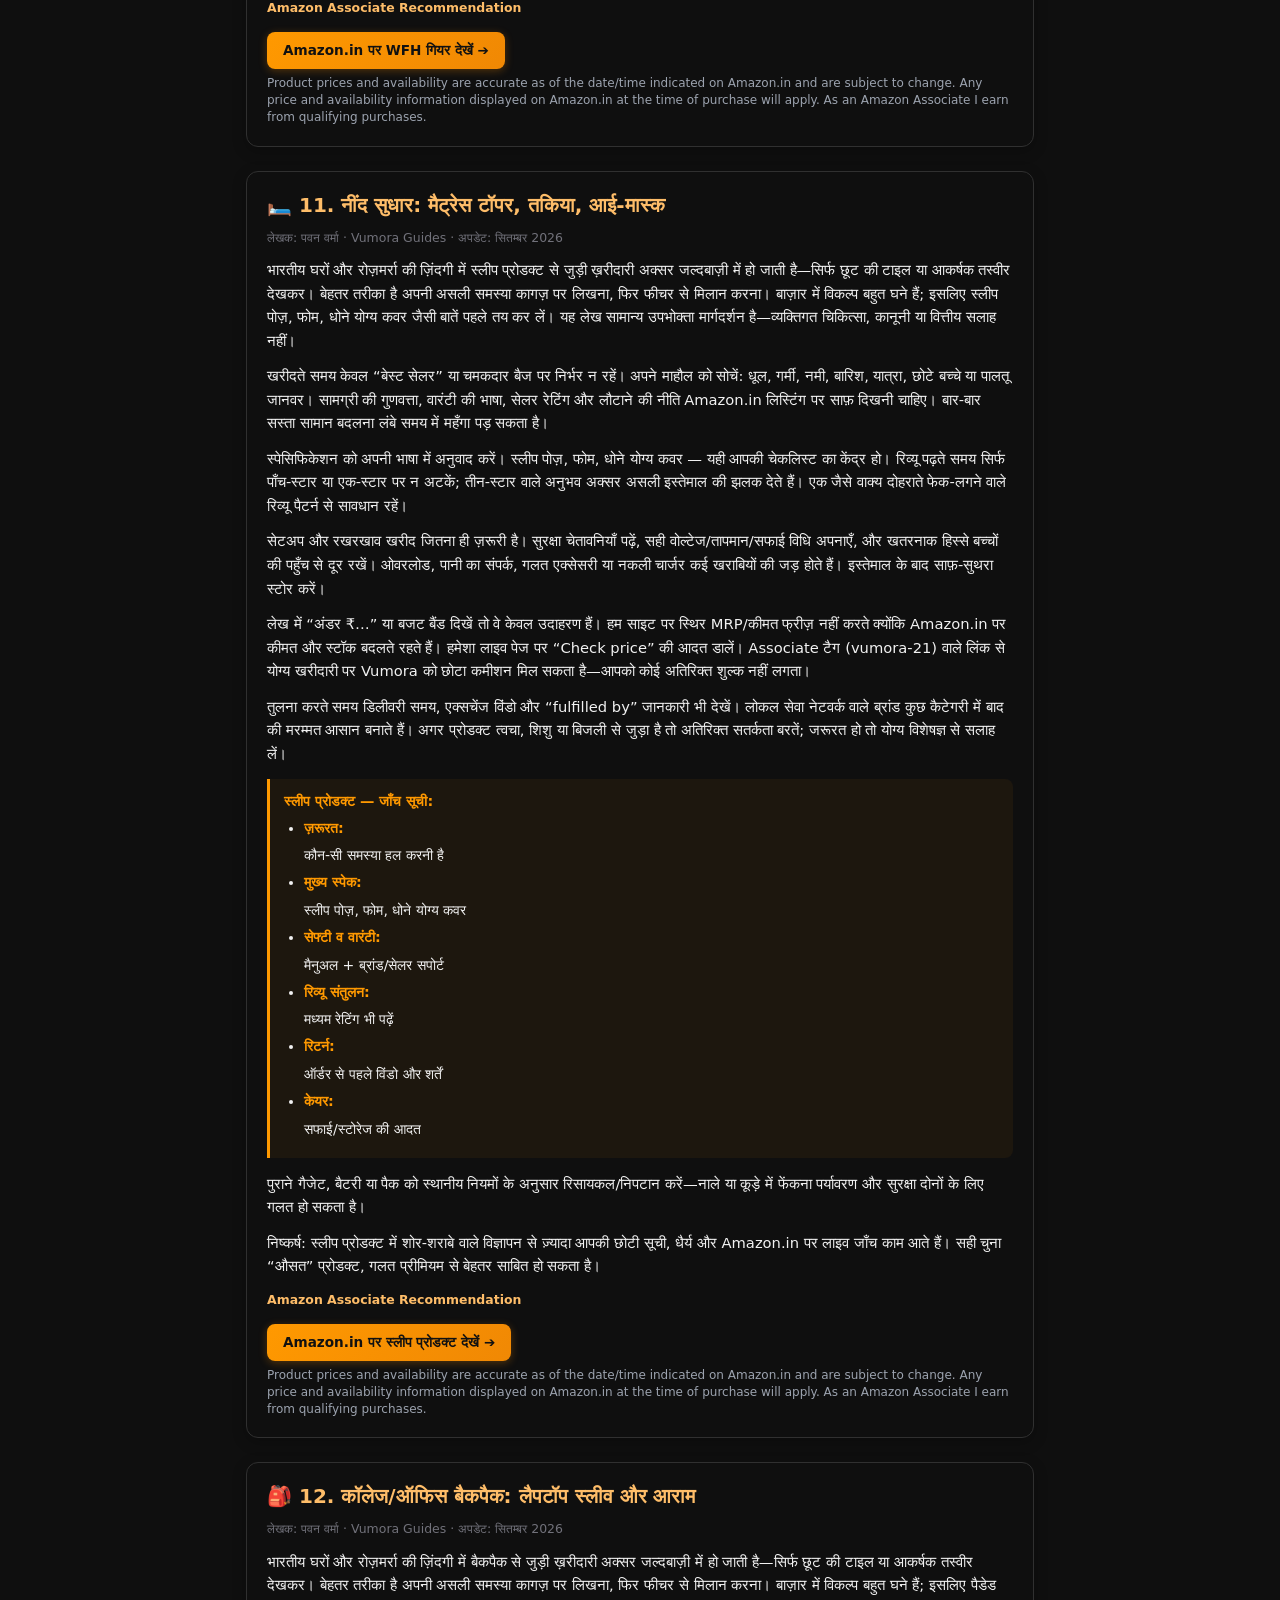
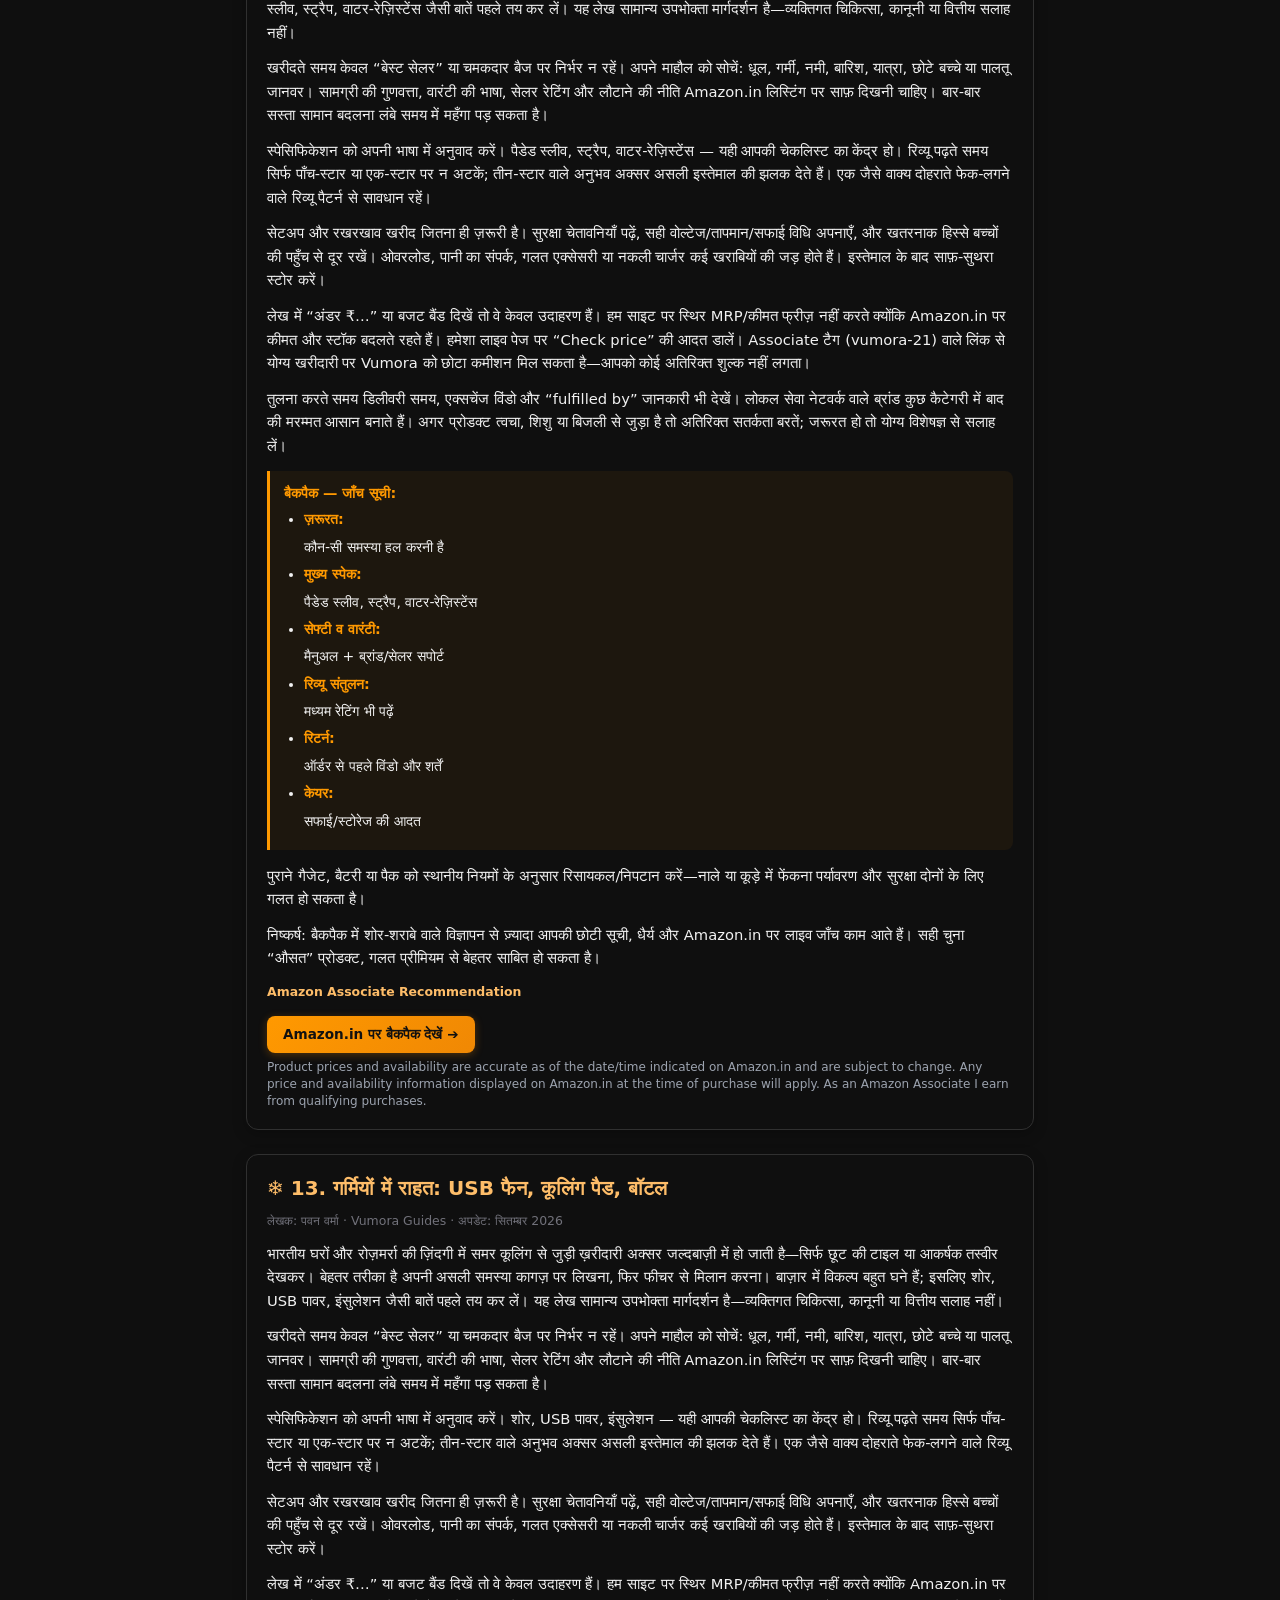
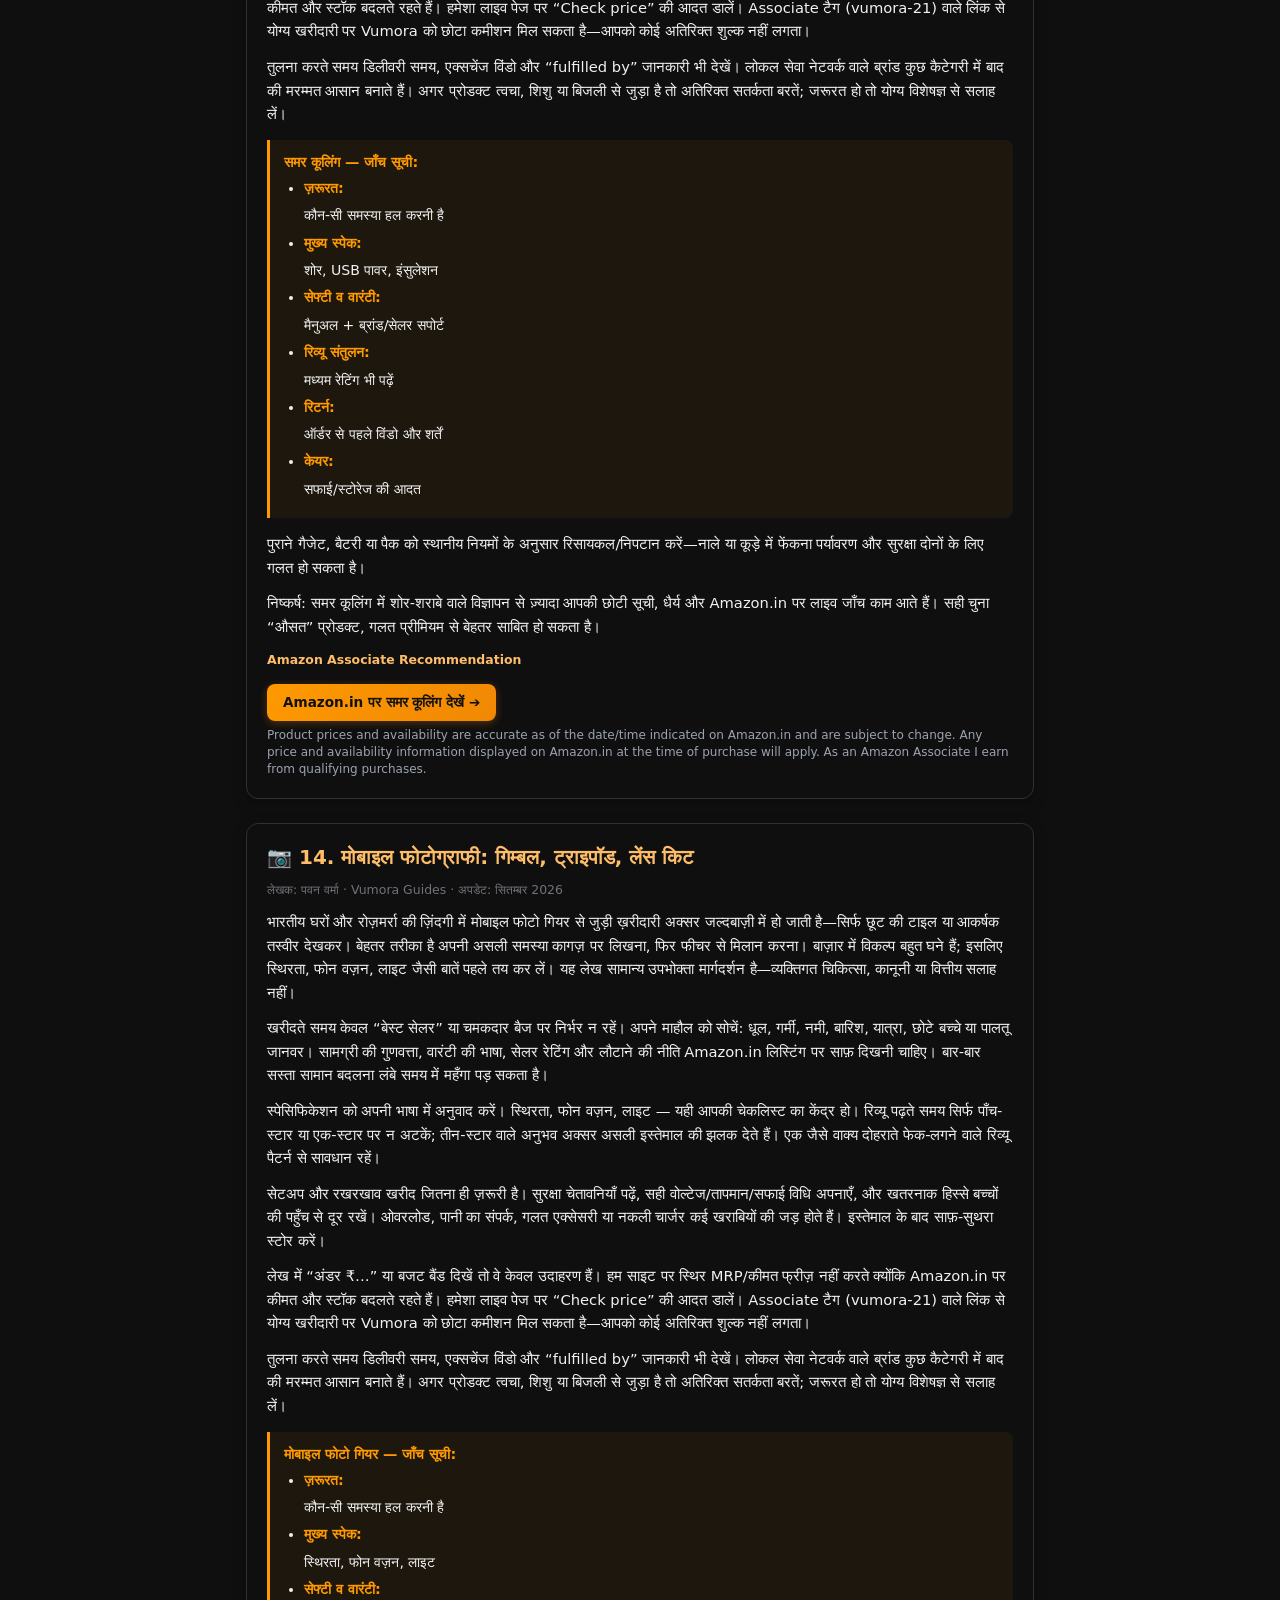
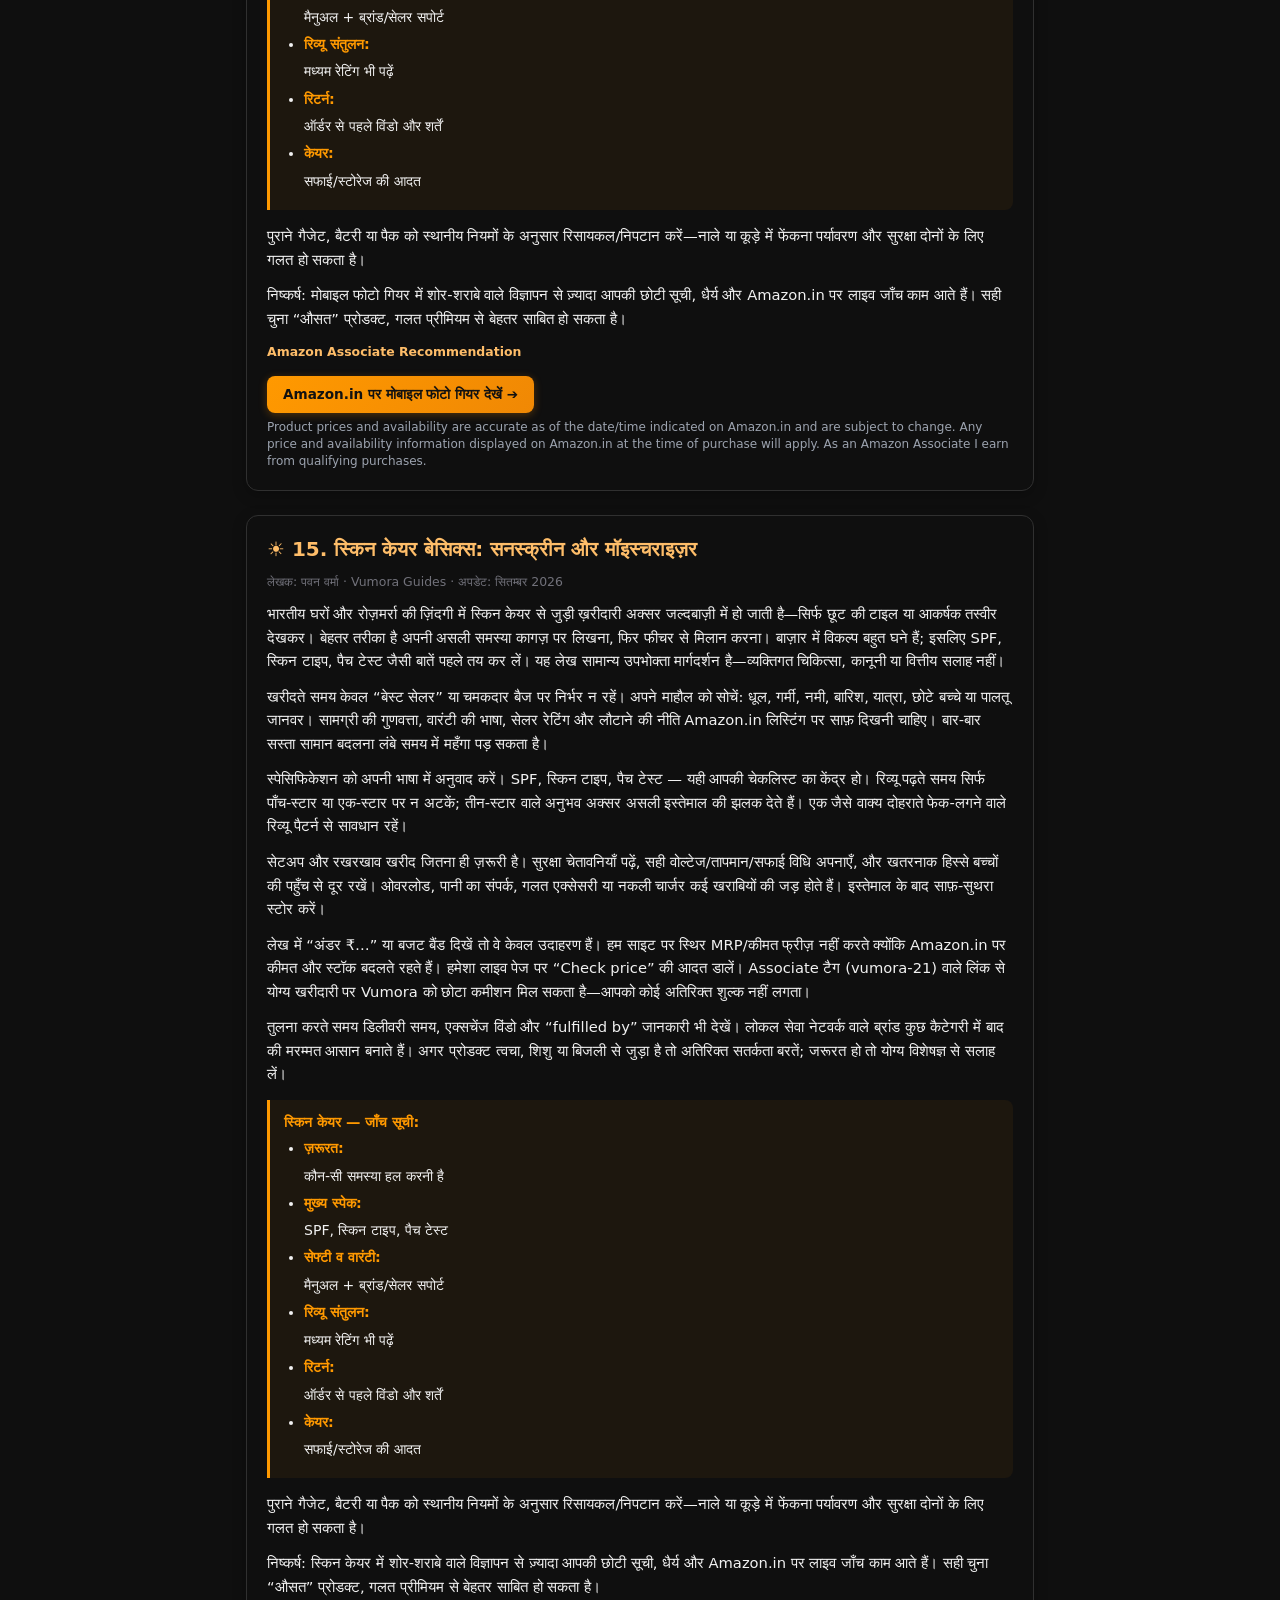
<file: guides.html>
<!DOCTYPE html>
<html lang="hi">
<head>
  <meta charset="UTF-8" />
  <meta name="viewport" content="width=device-width, initial-scale=1, viewport-fit=cover" />
  <meta name="theme-color" content="#0f0f0f" />
  <meta name="referrer" content="strict-origin-when-cross-origin" />
  <title>शॉपिंग गाइड्स और विशेषज्ञ समीक्षाएं (2026) — Vumora</title>
  <meta name="description" content="भारतीय उपभोक्ताओं के लिए प्रामाणिक बाइंग गाइड्स और उत्पाद समीक्षाएं। टेक, खेल, फिटनेस और दैनिक जीवन की उपयोगी वस्तुओं की सटीक जानकारी।" />
  <meta name="keywords" content="बाइंग गाइड 2026, बजट स्मार्टवॉच, क्रिकेट बैट गाइड, बेस्ट वायरलेस ईयरबड्स, स्टडी टेबल टूल्स, vumora guides" />
  <link rel="canonical" href="https://vumora.github.io/guides.html" />

  <!-- Open Graph -->
  <meta property="og:type" content="article" />
  <meta property="og:site_name" content="Vumora" />
  <meta property="og:title" content="शॉपिंग गाइड्स और विशेषज्ञ उत्पाद समीक्षाएं — Vumora" />
  <meta property="og:description" content="इलेक्ट्रॉनिक्स, स्पोर्ट्स, फिटनेस और घरेलू सामान की मौलिक बाइंग गाइड्स।" />
  <meta property="og:url" content="https://vumora.github.io/guides.html" />
  <meta property="og:image" content="https://vumora.github.io/icon-512.png" />

  <link rel="manifest" href="manifest.json" />
  <link rel="stylesheet" href="style.css?v=31" />
  <style>
    .guides-container {
      max-width: 820px;
      margin: 20px auto 40px auto;
      padding: 0 16px;
    }
    .guide-hero {
      text-align: center;
      padding: 24px 16px;
      background: linear-gradient(145deg, #181d24, #11151b);
      border: 1px solid rgba(255, 153, 0, 0.25);
      border-radius: 14px;
      margin-bottom: 24px;
    }
    .guide-hero h1 {
      font-size: 1.55rem;
      color: #ffffff;
      margin: 0 0 10px 0;
      line-height: 1.35;
    }
    .guide-hero p {
      color: #9ca3af;
      font-size: 0.92rem;
      line-height: 1.5;
      margin: 0 0 16px 0;
    }
    .lang-toggle-wrap {
      display: inline-flex;
      background: rgba(255, 255, 255, 0.08);
      padding: 3px;
      border-radius: 30px;
      gap: 4px;
    }
    .lang-tab-btn {
      appearance: none;
      border: none;
      background: transparent;
      color: #9ca3af;
      font-size: 0.82rem;
      font-weight: 700;
      padding: 6px 14px;
      border-radius: 20px;
      cursor: pointer;
      transition: all 0.2s ease;
    }
    .lang-tab-btn.active {
      background: #ff9900;
      color: #111111;
      box-shadow: 0 2px 8px rgba(255, 153, 0, 0.35);
    }
    .guide-article {
      background: var(--bg);
      border: 1px solid var(--line);
      border-radius: 12px;
      padding: 20px;
      margin-bottom: 24px;
      box-shadow: 0 4px 14px rgba(0,0,0,0.25);
    }
    .guide-article h2 {
      font-size: 1.25rem;
      color: #febd69;
      margin: 0 0 10px 0;
      display: flex;
      align-items: center;
      gap: 8px;
      line-height: 1.35;
    }
    .guide-meta {
      font-size: 0.78rem;
      color: #71717a;
      margin-bottom: 12px;
    }
    .guide-content p {
      font-size: 0.92rem;
      line-height: 1.6;
      color: var(--text);
      margin: 0 0 12px 0;
    }
    .guide-box {
      background: rgba(255, 153, 0, 0.06);
      border-left: 3px solid #ff9900;
      padding: 12px 14px;
      border-radius: 0 8px 8px 0;
      margin: 14px 0;
    }
    .guide-box strong {
      color: #ff9900;
      display: block;
      margin-bottom: 6px;
      font-size: 0.9rem;
    }
    .guide-box ul {
      margin: 0;
      padding-left: 20px;
    }
    .guide-box li {
      margin-bottom: 6px;
      font-size: 0.88rem;
      line-height: 1.5;
      color: var(--text);
    }
    .guide-cta-btn {
      display: inline-flex;
      align-items: center;
      gap: 6px;
      background: linear-gradient(135deg, #ff9900, #f08804);
      color: #111111 !important;
      font-weight: 800;
      font-size: 0.85rem;
      padding: 9px 16px;
      border-radius: 8px;
      text-decoration: none;
      margin-top: 8px;
      box-shadow: 0 2px 8px rgba(240, 136, 4, 0.3);
      transition: transform 0.15s ease;
    }
    .guide-cta-btn:hover {
      transform: translateY(-1px);
    }
    .editorial-badge {
      display: inline-block;
      background: rgba(37, 211, 102, 0.15);
      color: #25D366;
      font-size: 10px;
      font-weight: 800;
      padding: 2px 8px;
      border-radius: 20px;
      margin-bottom: 8px;
      text-transform: uppercase;
    }
    .lang-section {
      display: none;
    }
    .lang-section.active {
      display: block;
    }
  
    /* ── FOOTER FIX (21 सितम्बर 2026) ──
       मोबाइल पर लिंक की लाइन स्क्रीन से बाहर निकल रही थी।
       अब लिंक अपने-आप नीचे की लाइन में चले जाएँगे (wrap)। */
    .footer-links { flex-wrap: wrap; row-gap: .45rem; }
    .footer-links a { white-space: nowrap; }
    .site-footer { padding-left: .8rem; padding-right: .8rem; overflow-x: hidden; }
    html.dark .amz-disclosure { color: #a1a1aa; }
  
    @media (max-width: 480px) {
      .footer-links { gap: .5rem .85rem; font-size: .8rem; }
      .site-footer .disclaimer { font-size: .76rem; }
      .amz-disclosure { font-size: .68rem; }
    }
  </style>
</head>
<body>
  <header class="site-header" id="top">
    <div class="header-inner">
      <a class="brand" href="index.html">
        <img class="brand-logo" src="icon-192.png" width="36" height="36" alt="Vumora" />
        <span class="brand-name">Vumora</span>
      </a>
      <a class="nav-btn" href="index.html">← Back to Videos</a>
    </div>
  </header>

  <main class="guides-container">
    <div class="guide-hero">
      <span class="editorial-badge">Original Editorial Research</span>
      <h1 id="heroTitle">वुमोरा शॉपिंग गाइड्स और उत्पाद समीक्षाएं (2026)</h1>
      <p id="heroDesc">भारतीय उपभोक्ताओं के लिए गहन शोध, सटीक विश्लेषण और Amazon.in पर सत्यापित ऑफ़र की जानकारी — ताकि आप सही और समझदारी भरी ख़रीदारी कर सकें।</p>
      
      <!-- BILINGUAL LANGUAGE SWITCHER -->
      <div class="lang-toggle-wrap">
        <button type="button" class="lang-tab-btn active" id="btnLangHi" onclick="switchLang('hi')">🇮🇳 हिन्दी</button>
        <button type="button" class="lang-tab-btn" id="btnLangEn" onclick="switchLang('en')">🇬🇧 English</button>
      </div>
    </div>

    <!-- ======================================================== -->
    <p id="guidesTopDisclosure" class="guides-top-disc" style="margin:12px 0 18px;padding:12px 14px;border:1px solid rgba(255,153,0,.45);border-radius:10px;background:rgba(255,153,0,.08);font-size:.88rem;line-height:1.45;color:inherit;">
      <strong>As an Amazon Associate I earn from qualifying purchases.</strong>
      Is page ke Amazon.in links <em>(Affiliate Links)</em> hain (Associate Tag: <strong>vumora-21</strong>).
      Kharidne par Vumora ko chhota commission mil sakta hai — aapko koi extra charge nahi.
      Yahan di budget/range sirf editorial guidance hai; <strong>live price, stock aur offers sirf Amazon.in par</strong> apply hote hain.
      <a href="disclosure.html" style="color:#ff9900;font-weight:700;">Poora disclosure</a>
    </p>

    <!-- SECTION 1: HINDI VERSION (DEFAULT)                        -->
    <!-- ======================================================== -->
    <div id="sectionHi" class="lang-section active">
      <!-- GUIDE 1: SMARTWATCHES (HINDI) -->
      <article class="guide-article">
        <h2>⌚ 1. कम बजट में कॉलिंग स्मार्टवॉच (उदाहरण बजट बैंड ~₹2,000) कैसे चुनें?</h2>
        <div class="guide-meta">लेखक: पवन वर्मा · टेक्नोलॉजी टीम · अपडेट: सितम्बर 2026</div>
        <div class="guide-content">
          <p>2026 में भारत का स्मार्टवॉच बाज़ार बहुत तेज़ी से बदला है। अब अच्छी कॉलिंग स्मार्टवॉच के लिए ₹10,000 ख़र्च करने की ज़रूरत नहीं है। लेकिन अक्सर लोग सिर्फ़ स्क्रीन का साइज़ देखकर घड़ी ख़रीद लेते हैं और बाद में कॉल की ख़राब आवाज़ या कमज़ोर बैटरी की वजह से परेशान होते हैं।</p>
          
          <div class="guide-box">
            <strong>ख़रीदते समय इन 3 बातों की जाँच ज़रूर करें:</strong>
            <ul>
              <li><strong>ब्लूटूथ कॉलिंग और माइक (ENC):</strong> सुनिश्चित करें कि वॉच में साफ़ स्पीकर और एनवायरनमेंटल नॉइज़ कैंसिलेशन (ENC) माइक हो, ताकि बाहर सड़क पर भी आवाज़ साफ़ सुनाई दे।</li>
              <li><strong>डिस्प्ले ब्राइटनेस (कम से कम 500 Nits):</strong> भारतीय धूप में स्क्रीन साफ़ दिखने के लिए 500 से 600 निट्स की ब्राइटनेस बहुत ज़रूरी है।</li>
              <li><strong>बैटरी बैकअप:</strong> रोज़ कॉलिंग करने पर भी वॉच की बैटरी कम से कम 2 से 3 दिन चलनी चाहिए।</li>
            </ul>
          </div>

          <p>Noise, Fire-Boltt और boAt जैसे भारतीय ब्रांड्स बजट सेगमेंट में बेहतरीन विकल्प उपलब्ध करा रहे हैं जो Android और iPhone दोनों से आसानी से जुड़ते हैं।</p>
          <p class="guide-paid-note" style="margin:10px 0 6px;font-size:.78rem;font-weight:700;color:#febd69;">Amazon Associate Recommendation</p>
          <a class="guide-cta-btn" href="https://www.amazon.in/s?k=calling+smartwatch+amoled+display&tag=vumora-21" target="_blank" rel="nofollow noopener noreferrer sponsored"><span>Amazon.in पर टॉप कॉलिंग स्मार्टवॉच के ऑफ़र देखें ➔</span></a>
          <p class="guide-price-note" style="margin:6px 0 0;font-size:.75rem;color:#9ca3af;line-height:1.4;">Product prices and availability are accurate as of the date/time indicated on Amazon.in and are subject to change. Any price and availability information displayed on Amazon.in at the time of purchase will apply. As an Amazon Associate I earn from qualifying purchases.</p>
        </div>
      </article>

      <!-- GUIDE 2: CRICKET GEAR (HINDI) -->
      <article class="guide-article">
        <h2>🏏 2. क्रिकेट बैट का सही चुनाव: कश्मीर विलो बनाम इंग्लिश विलो</h2>
        <div class="guide-meta">लेखक: पवन वर्मा · स्पोर्ट्स रिसर्च · अपडेट: सितम्बर 2026</div>
        <div class="guide-content">
          <p>भारत में क्रिकेट सिर्फ़ एक खेल नहीं, बल्कि एक जुनून है। लेकिन चाहे आप टेनिस बॉल से गली क्रिकेट खेल रहे हों या लेदर की गेंद से क्लब में प्रैक्टिस कर रहे हों, ग़लत बैट चुनने से कलाइयों में चोट आ सकती है और खेल बिगड़ सकता है।</p>
          
          <div class="guide-box">
            <strong>दोनों लकड़ियों में क्या फ़र्क है?</strong>
            <ul>
              <li><strong>कश्मीर विलो (Kashmir Willow):</strong> यह भारी टेनिस बॉल और शुरुआती खिलाड़ियों के लिए सबसे बेहतरीन और टिकाऊ लकड़ी है। इसका वज़न थोड़ा ज़्यादा होता है लेकिन यह बहुत मज़बूत होती है।</li>
              <li><strong>इंग्लिश विलो (English Willow):</strong> यह लेदर बॉल (चमड़े की गेंद) से खेलने वाले और टूर्नामेंट के खिलाड़ियों के लिए होती है। यह हल्की होती है और गेंद लगने पर शानदार 'पिंग' (रिफ़्लेक्शन) देती है।</li>
            </ul>
          </div>

          <p>एक वयस्क खिलाड़ी के लिए बैट का वज़न 1160 ग्राम से 1220 ग्राम के बीच होना चाहिए ताकि शॉट लगाते समय सही संतुलन और स्विंग स्पीड मिल सके।</p>
          <p class="guide-paid-note" style="margin:10px 0 6px;font-size:.78rem;font-weight:700;color:#febd69;">Amazon Associate Recommendation</p>
          <a class="guide-cta-btn" href="https://www.amazon.in/s?k=cricket+bat+kashmir+willow+leather+kit&tag=vumora-21" target="_blank" rel="nofollow noopener noreferrer sponsored"><span>Amazon.in पर क्रिकेट बैट्स और किट्स की क़ीमत देखें ➔</span></a>
          <p class="guide-price-note" style="margin:6px 0 0;font-size:.75rem;color:#9ca3af;line-height:1.4;">Product prices and availability are accurate as of the date/time indicated on Amazon.in and are subject to change. Any price and availability information displayed on Amazon.in at the time of purchase will apply. As an Amazon Associate I earn from qualifying purchases.</p>
        </div>
      </article>

      <!-- GUIDE 3: WIRELESS EARBUDS (HINDI) -->
      <article class="guide-article">
        <h2>🎧 3. पढ़ाई और सफ़र के लिए बेस्ट TWS ईयरबड्स (Under ₹1,500)</h2>
        <div class="guide-meta">लेखक: पवन वर्मा · ऑडियो गैजेट्स टीम · अपडेट: सितम्बर 2026</div>
        <div class="guide-content">
          <p>भीड़भाड़ वाली बस, ट्रेन में सफ़र करना हो या घर पर ऑनलाइन क्लास और वीडियो देखने हों — तारों वाले ईयरफ़ोन अब बीते ज़माने की बात हो चुके हैं। ₹1,500 के बजट में ईयरबड्स लेते समय सिर्फ़ बास (Bass) पर नहीं, बल्कि माइक की क्वालिटी पर भी ध्यान देना चाहिए।</p>
          
          <div class="guide-box">
            <strong>ज़रूरी फ़ीचर्स:</strong>
            <ul>
              <li><strong>क्वॉड-माइक ENC (Quad-Mic):</strong> यह आपके आसपास के पंखे या ट्रैफ़िक के शोर को दबाकर कॉल पर आपकी आवाज़ साफ़ पहुँचाता है।</li>
              <li><strong>ड्राइवर साइज़ (10mm - 13mm):</strong> बड़े ड्राइवर्स गाने सुनने में गहरा बेस और साफ़ आवाज़ देते हैं।</li>
              <li><strong>फ़ास्ट चार्जिंग (Type-C):</strong> 10 मिनट चार्ज करने पर कम से कम 1 से 1.5 घंटे का बैकअप मिलना चाहिए।</li>
            </ul>
          </div>

          <p class="guide-paid-note" style="margin:10px 0 6px;font-size:.78rem;font-weight:700;color:#febd69;">Amazon Associate Recommendation</p>
          <a class="guide-cta-btn" href="https://www.amazon.in/s?k=wireless+earbuds+quad+mic+enc+deep+bass&tag=vumora-21" target="_blank" rel="nofollow noopener noreferrer sponsored"><span>Amazon.in पर टॉप रेटेड ईयरबड्स के ऑफ़र देखें ➔</span></a>
          <p class="guide-price-note" style="margin:6px 0 0;font-size:.75rem;color:#9ca3af;line-height:1.4;">Product prices and availability are accurate as of the date/time indicated on Amazon.in and are subject to change. Any price and availability information displayed on Amazon.in at the time of purchase will apply. As an Amazon Associate I earn from qualifying purchases.</p>
        </div>
      </article>

      <!-- GUIDE 4: STUDY TOOLS (HINDI) -->
      <article class="guide-article">
        <h2>📚 4. प्रतियोगी परीक्षाओं (UPSC, SSC, State Exams) के लिए स्टडी टेबल टूल्स</h2>
        <div class="guide-meta">लेखक: पवन वर्मा · एजुकेशन टीम · अपडेट: सितम्बर 2026</div>
        <div class="guide-content">
          <p>सरकारी नौकरी की तैयारी करने वाले विद्यार्थियों को रोज़ाना 8 से 12 घंटे मेज़ पर बैठकर पढ़ना होता है। ख़राब रोशनी और ग़लत मुद्रा (Posture) से आँखों में थकान और गर्दन में दर्द होने लगता है, जिससे पढ़ाई का समय घट जाता है।</p>
          
          <div class="guide-box">
            <strong>स्टडी टेबल के लिए 3 ज़रूरी चीज़ें:</strong>
            <ul>
              <li><strong>आई-केयर LED स्टडी लैंप:</strong> पीले और सफ़ेद रंग की रोशनी बदलने वाले लैंप से देर रात तक पढ़ने पर भी आँखों पर ज़ोर नहीं पड़ता।</li>
              <li><strong>डिजिटल राइटिंग पैड:</strong> गणित के सवाल हल करने और रफ़ नोट्स बनाने के लिए बार-बार कागज़ की कॉपियाँ ख़रीदने का ख़र्च बचाता है।</li>
              <li><strong>एर्गोनोमिक बुक स्टैंड:</strong> भारी किताबों को आँखों के समानांतर रखता है, जिससे गर्दन झुकानी नहीं पड़ती।</li>
            </ul>
          </div>

          <p class="guide-paid-note" style="margin:10px 0 6px;font-size:.78rem;font-weight:700;color:#febd69;">Amazon Associate Recommendation</p>
          <a class="guide-cta-btn" href="https://www.amazon.in/s?k=study+desk+lamp+led+eye+care+digital+writing+pad&tag=vumora-21" target="_blank" rel="nofollow noopener noreferrer sponsored"><span>Amazon.in पर स्टडी टूल्स और लैंप्स के ऑफ़र देखें ➔</span></a>
          <p class="guide-price-note" style="margin:6px 0 0;font-size:.75rem;color:#9ca3af;line-height:1.4;">Product prices and availability are accurate as of the date/time indicated on Amazon.in and are subject to change. Any price and availability information displayed on Amazon.in at the time of purchase will apply. As an Amazon Associate I earn from qualifying purchases.</p>
        </div>
      </article>

      <!-- GUIDE 5: CAR & BIKE CARE (HINDI) -->
      <article class="guide-article">
        <h2>🚗 5. घर पर कार और बाइक की धुलाई: हाई-प्रेशर वॉशर और मेंटेनेंस</h2>
        <div class="guide-meta">लेखक: पवन वर्मा · ऑटोमोटिव टीम · अपडेट: सितम्बर 2026</div>
        <div class="guide-content">
          <p>हर महीने सर्विस स्टेशन पर गाड़ी धुलवाने में ₹300 से ₹600 का ख़र्च आता है। साल भर में यह हज़ारों रुपये बन जाते हैं। घर पर एक पोर्टेबल प्रेशर वॉशर होने से न सिर्फ़ पैसे बचते हैं, बल्कि गाड़ी के नीचे जमा कीचड़ और जंग से भी सुरक्षा मिलती है।</p>
          
          <div class="guide-box">
            <strong>DIY किट चेकलिस्ट:</strong>
            <ul>
              <li><strong>पोर्टेबल प्रेशर वॉशर (100–140 Bar):</strong> पेंट को नुकसान पहुँचाए बिना चिपकी हुई मिट्टी और मैल साफ़ करता है।</li>
              <li><strong>फ़ोम गन और शैम्पू:</strong> गाढ़ा झाग बनाकर गाड़ी पर बिना स्क्रैच डाले धूल को आसानी से निकालता है।</li>
              <li><strong>माइक्रोफ़ाइबर टॉवल (800+ GSM):</strong> पानी के दाग़ और खरोंच छोड़े बिना गाड़ी सुखाने के लिए बेहद ज़रूरी।</li>
            </ul>
          </div>

          <p class="guide-paid-note" style="margin:10px 0 6px;font-size:.78rem;font-weight:700;color:#febd69;">Amazon Associate Recommendation</p>
          <a class="guide-cta-btn" href="https://www.amazon.in/s?k=car+high+pressure+washer+machine+foam+gun&tag=vumora-21" target="_blank" rel="nofollow noopener noreferrer sponsored"><span>Amazon.in पर कार वॉशर मशीन्स और किट देखें ➔</span></a>
          <p class="guide-price-note" style="margin:6px 0 0;font-size:.75rem;color:#9ca3af;line-height:1.4;">Product prices and availability are accurate as of the date/time indicated on Amazon.in and are subject to change. Any price and availability information displayed on Amazon.in at the time of purchase will apply. As an Amazon Associate I earn from qualifying purchases.</p>
        </div>
      </article>

      <!-- VUMORA_NEW_GUIDES_HI -->

      <!-- GUIDE 6 -->
      <article class="guide-article">
        <h2>🔌 6. पावर बैंक कैसे चुनें: 10000mAh बनाम 20000mAh</h2>
        <div class="guide-meta">लेखक: पवन वर्मा · Vumora Guides · अपडेट: सितम्बर 2026</div>
        <div class="guide-content">
          <p>भारतीय घरों और रोज़मर्रा की ज़िंदगी में पावर बैंक से जुड़ी ख़रीदारी अक्सर जल्दबाज़ी में हो जाती है—सिर्फ छूट की टाइल या आकर्षक तस्वीर देखकर। बेहतर तरीका है अपनी असली समस्या कागज़ पर लिखना, फिर फीचर से मिलान करना। बाज़ार में विकल्प बहुत घने हैं; इसलिए mAh, PD वाट, सेफ्टी सर्किट, वज़न जैसी बातें पहले तय कर लें। यह लेख सामान्य उपभोक्ता मार्गदर्शन है—व्यक्तिगत चिकित्सा, कानूनी या वित्तीय सलाह नहीं।</p>
          <p>खरीदते समय केवल “बेस्ट सेलर” या चमकदार बैज पर निर्भर न रहें। अपने माहौल को सोचें: धूल, गर्मी, नमी, बारिश, यात्रा, छोटे बच्चे या पालतू जानवर। सामग्री की गुणवत्ता, वारंटी की भाषा, सेलर रेटिंग और लौटाने की नीति Amazon.in लिस्टिंग पर साफ़ दिखनी चाहिए। बार-बार सस्ता सामान बदलना लंबे समय में महँगा पड़ सकता है।</p>
          <p>स्पेसिफिकेशन को अपनी भाषा में अनुवाद करें। mAh, PD वाट, सेफ्टी सर्किट, वज़न — यही आपकी चेकलिस्ट का केंद्र हो। रिव्यू पढ़ते समय सिर्फ पाँच-स्टार या एक-स्टार पर न अटकें; तीन-स्टार वाले अनुभव अक्सर असली इस्तेमाल की झलक देते हैं। एक जैसे वाक्य दोहराते फेक-लगने वाले रिव्यू पैटर्न से सावधान रहें।</p>
          <p>सेटअप और रखरखाव खरीद जितना ही ज़रूरी है। सुरक्षा चेतावनियाँ पढ़ें, सही वोल्टेज/तापमान/सफाई विधि अपनाएँ, और खतरनाक हिस्से बच्चों की पहुँच से दूर रखें। ओवरलोड, पानी का संपर्क, गलत एक्सेसरी या नकली चार्जर कई खराबियों की जड़ होते हैं। इस्तेमाल के बाद साफ़-सुथरा स्टोर करें।</p>
          <p>लेख में “अंडर ₹…” या बजट बैंड दिखें तो वे केवल उदाहरण हैं। हम साइट पर स्थिर MRP/कीमत फ्रीज़ नहीं करते क्योंकि Amazon.in पर कीमत और स्टॉक बदलते रहते हैं। हमेशा लाइव पेज पर “Check price” की आदत डालें। Associate टैग (vumora-21) वाले लिंक से योग्य खरीदारी पर Vumora को छोटा कमीशन मिल सकता है—आपको कोई अतिरिक्त शुल्क नहीं लगता।</p>
          <p>तुलना करते समय डिलीवरी समय, एक्सचेंज विंडो और “fulfilled by” जानकारी भी देखें। लोकल सेवा नेटवर्क वाले ब्रांड कुछ कैटेगरी में बाद की मरम्मत आसान बनाते हैं। अगर प्रोडक्ट त्वचा, शिशु या बिजली से जुड़ा है तो अतिरिक्त सतर्कता बरतें; जरूरत हो तो योग्य विशेषज्ञ से सलाह लें।</p>
          <div class="guide-box">
            <strong>पावर बैंक — जाँच सूची:</strong>
            <ul>
              <li><strong>ज़रूरत:</strong> कौन-सी समस्या हल करनी है</li>
              <li><strong>मुख्य स्पेक:</strong> mAh, PD वाट, सेफ्टी सर्किट, वज़न</li>
              <li><strong>सेफ्टी व वारंटी:</strong> मैनुअल + ब्रांड/सेलर सपोर्ट</li>
              <li><strong>रिव्यू संतुलन:</strong> मध्यम रेटिंग भी पढ़ें</li>
              <li><strong>रिटर्न:</strong> ऑर्डर से पहले विंडो और शर्तें</li>
              <li><strong>केयर:</strong> सफाई/स्टोरेज की आदत</li>
            </ul>
          </div>
          <p>पुराने गैजेट, बैटरी या पैक को स्थानीय नियमों के अनुसार रिसायकल/निपटान करें—नाले या कूड़े में फेंकना पर्यावरण और सुरक्षा दोनों के लिए गलत हो सकता है।</p>
          <p>निष्कर्ष: पावर बैंक में शोर-शराबे वाले विज्ञापन से ज़्यादा आपकी छोटी सूची, धैर्य और Amazon.in पर लाइव जाँच काम आते हैं। सही चुना “औसत” प्रोडक्ट, गलत प्रीमियम से बेहतर साबित हो सकता है।</p>
          <p class="guide-paid-note" style="margin:10px 0 6px;font-size:.78rem;font-weight:700;color:#febd69;">Amazon Associate Recommendation</p>
          <a class="guide-cta-btn" href="https://www.amazon.in/s?k=power+bank+20000mah+fast+charging+pd&tag=vumora-21" target="_blank" rel="nofollow noopener noreferrer sponsored"><span>Amazon.in पर पावर बैंक देखें ➔</span></a>
          <p class="guide-price-note" style="margin:6px 0 0;font-size:.75rem;color:#9ca3af;line-height:1.4;">Product prices and availability are accurate as of the date/time indicated on Amazon.in and are subject to change. Any price and availability information displayed on Amazon.in at the time of purchase will apply. As an Amazon Associate I earn from qualifying purchases.</p>
        </div>
      </article>


      <!-- GUIDE 7 -->
      <article class="guide-article">
        <h2>🧴 7. बालों की देखभाल: डैंड्रफ, ऑयली स्कैल्प और शैम्पू</h2>
        <div class="guide-meta">लेखक: पवन वर्मा · Vumora Guides · अपडेट: सितम्बर 2026</div>
        <div class="guide-content">
          <p>भारतीय घरों और रोज़मर्रा की ज़िंदगी में हेयर केयर से जुड़ी ख़रीदारी अक्सर जल्दबाज़ी में हो जाती है—सिर्फ छूट की टाइल या आकर्षक तस्वीर देखकर। बेहतर तरीका है अपनी असली समस्या कागज़ पर लिखना, फिर फीचर से मिलान करना। बाज़ार में विकल्प बहुत घने हैं; इसलिए स्कैल्प प्रकार, एक्टिव इंग्रीडिएंट, सल्फेट जैसी बातें पहले तय कर लें। यह लेख सामान्य उपभोक्ता मार्गदर्शन है—व्यक्तिगत चिकित्सा, कानूनी या वित्तीय सलाह नहीं।</p>
          <p>खरीदते समय केवल “बेस्ट सेलर” या चमकदार बैज पर निर्भर न रहें। अपने माहौल को सोचें: धूल, गर्मी, नमी, बारिश, यात्रा, छोटे बच्चे या पालतू जानवर। सामग्री की गुणवत्ता, वारंटी की भाषा, सेलर रेटिंग और लौटाने की नीति Amazon.in लिस्टिंग पर साफ़ दिखनी चाहिए। बार-बार सस्ता सामान बदलना लंबे समय में महँगा पड़ सकता है।</p>
          <p>स्पेसिफिकेशन को अपनी भाषा में अनुवाद करें। स्कैल्प प्रकार, एक्टिव इंग्रीडिएंट, सल्फेट — यही आपकी चेकलिस्ट का केंद्र हो। रिव्यू पढ़ते समय सिर्फ पाँच-स्टार या एक-स्टार पर न अटकें; तीन-स्टार वाले अनुभव अक्सर असली इस्तेमाल की झलक देते हैं। एक जैसे वाक्य दोहराते फेक-लगने वाले रिव्यू पैटर्न से सावधान रहें।</p>
          <p>सेटअप और रखरखाव खरीद जितना ही ज़रूरी है। सुरक्षा चेतावनियाँ पढ़ें, सही वोल्टेज/तापमान/सफाई विधि अपनाएँ, और खतरनाक हिस्से बच्चों की पहुँच से दूर रखें। ओवरलोड, पानी का संपर्क, गलत एक्सेसरी या नकली चार्जर कई खराबियों की जड़ होते हैं। इस्तेमाल के बाद साफ़-सुथरा स्टोर करें।</p>
          <p>लेख में “अंडर ₹…” या बजट बैंड दिखें तो वे केवल उदाहरण हैं। हम साइट पर स्थिर MRP/कीमत फ्रीज़ नहीं करते क्योंकि Amazon.in पर कीमत और स्टॉक बदलते रहते हैं। हमेशा लाइव पेज पर “Check price” की आदत डालें। Associate टैग (vumora-21) वाले लिंक से योग्य खरीदारी पर Vumora को छोटा कमीशन मिल सकता है—आपको कोई अतिरिक्त शुल्क नहीं लगता।</p>
          <p>तुलना करते समय डिलीवरी समय, एक्सचेंज विंडो और “fulfilled by” जानकारी भी देखें। लोकल सेवा नेटवर्क वाले ब्रांड कुछ कैटेगरी में बाद की मरम्मत आसान बनाते हैं। अगर प्रोडक्ट त्वचा, शिशु या बिजली से जुड़ा है तो अतिरिक्त सतर्कता बरतें; जरूरत हो तो योग्य विशेषज्ञ से सलाह लें।</p>
          <div class="guide-box">
            <strong>हेयर केयर — जाँच सूची:</strong>
            <ul>
              <li><strong>ज़रूरत:</strong> कौन-सी समस्या हल करनी है</li>
              <li><strong>मुख्य स्पेक:</strong> स्कैल्प प्रकार, एक्टिव इंग्रीडिएंट, सल्फेट</li>
              <li><strong>सेफ्टी व वारंटी:</strong> मैनुअल + ब्रांड/सेलर सपोर्ट</li>
              <li><strong>रिव्यू संतुलन:</strong> मध्यम रेटिंग भी पढ़ें</li>
              <li><strong>रिटर्न:</strong> ऑर्डर से पहले विंडो और शर्तें</li>
              <li><strong>केयर:</strong> सफाई/स्टोरेज की आदत</li>
            </ul>
          </div>
          <p>पुराने गैजेट, बैटरी या पैक को स्थानीय नियमों के अनुसार रिसायकल/निपटान करें—नाले या कूड़े में फेंकना पर्यावरण और सुरक्षा दोनों के लिए गलत हो सकता है।</p>
          <p>निष्कर्ष: हेयर केयर में शोर-शराबे वाले विज्ञापन से ज़्यादा आपकी छोटी सूची, धैर्य और Amazon.in पर लाइव जाँच काम आते हैं। सही चुना “औसत” प्रोडक्ट, गलत प्रीमियम से बेहतर साबित हो सकता है।</p>
          <p class="guide-paid-note" style="margin:10px 0 6px;font-size:.78rem;font-weight:700;color:#febd69;">Amazon Associate Recommendation</p>
          <a class="guide-cta-btn" href="https://www.amazon.in/s?k=anti+dandruff+shampoo+hair+oil+kit&tag=vumora-21" target="_blank" rel="nofollow noopener noreferrer sponsored"><span>Amazon.in पर हेयर केयर देखें ➔</span></a>
          <p class="guide-price-note" style="margin:6px 0 0;font-size:.75rem;color:#9ca3af;line-height:1.4;">Product prices and availability are accurate as of the date/time indicated on Amazon.in and are subject to change. Any price and availability information displayed on Amazon.in at the time of purchase will apply. As an Amazon Associate I earn from qualifying purchases.</p>
        </div>
      </article>


      <!-- GUIDE 8 -->
      <article class="guide-article">
        <h2>🧹 8. घर की सफाई: वैक्यूम, मॉप और माइक्रोफाइबर</h2>
        <div class="guide-meta">लेखक: पवन वर्मा · Vumora Guides · अपडेट: सितम्बर 2026</div>
        <div class="guide-content">
          <p>भारतीय घरों और रोज़मर्रा की ज़िंदगी में क्लीनिंग टूल्स से जुड़ी ख़रीदारी अक्सर जल्दबाज़ी में हो जाती है—सिर्फ छूट की टाइल या आकर्षक तस्वीर देखकर। बेहतर तरीका है अपनी असली समस्या कागज़ पर लिखना, फिर फीचर से मिलान करना। बाज़ार में विकल्प बहुत घने हैं; इसलिए फिल्टर, बैटरी रनटाइम, शोर जैसी बातें पहले तय कर लें। यह लेख सामान्य उपभोक्ता मार्गदर्शन है—व्यक्तिगत चिकित्सा, कानूनी या वित्तीय सलाह नहीं।</p>
          <p>खरीदते समय केवल “बेस्ट सेलर” या चमकदार बैज पर निर्भर न रहें। अपने माहौल को सोचें: धूल, गर्मी, नमी, बारिश, यात्रा, छोटे बच्चे या पालतू जानवर। सामग्री की गुणवत्ता, वारंटी की भाषा, सेलर रेटिंग और लौटाने की नीति Amazon.in लिस्टिंग पर साफ़ दिखनी चाहिए। बार-बार सस्ता सामान बदलना लंबे समय में महँगा पड़ सकता है।</p>
          <p>स्पेसिफिकेशन को अपनी भाषा में अनुवाद करें। फिल्टर, बैटरी रनटाइम, शोर — यही आपकी चेकलिस्ट का केंद्र हो। रिव्यू पढ़ते समय सिर्फ पाँच-स्टार या एक-स्टार पर न अटकें; तीन-स्टार वाले अनुभव अक्सर असली इस्तेमाल की झलक देते हैं। एक जैसे वाक्य दोहराते फेक-लगने वाले रिव्यू पैटर्न से सावधान रहें।</p>
          <p>सेटअप और रखरखाव खरीद जितना ही ज़रूरी है। सुरक्षा चेतावनियाँ पढ़ें, सही वोल्टेज/तापमान/सफाई विधि अपनाएँ, और खतरनाक हिस्से बच्चों की पहुँच से दूर रखें। ओवरलोड, पानी का संपर्क, गलत एक्सेसरी या नकली चार्जर कई खराबियों की जड़ होते हैं। इस्तेमाल के बाद साफ़-सुथरा स्टोर करें।</p>
          <p>लेख में “अंडर ₹…” या बजट बैंड दिखें तो वे केवल उदाहरण हैं। हम साइट पर स्थिर MRP/कीमत फ्रीज़ नहीं करते क्योंकि Amazon.in पर कीमत और स्टॉक बदलते रहते हैं। हमेशा लाइव पेज पर “Check price” की आदत डालें। Associate टैग (vumora-21) वाले लिंक से योग्य खरीदारी पर Vumora को छोटा कमीशन मिल सकता है—आपको कोई अतिरिक्त शुल्क नहीं लगता।</p>
          <p>तुलना करते समय डिलीवरी समय, एक्सचेंज विंडो और “fulfilled by” जानकारी भी देखें। लोकल सेवा नेटवर्क वाले ब्रांड कुछ कैटेगरी में बाद की मरम्मत आसान बनाते हैं। अगर प्रोडक्ट त्वचा, शिशु या बिजली से जुड़ा है तो अतिरिक्त सतर्कता बरतें; जरूरत हो तो योग्य विशेषज्ञ से सलाह लें।</p>
          <div class="guide-box">
            <strong>क्लीनिंग टूल्स — जाँच सूची:</strong>
            <ul>
              <li><strong>ज़रूरत:</strong> कौन-सी समस्या हल करनी है</li>
              <li><strong>मुख्य स्पेक:</strong> फिल्टर, बैटरी रनटाइम, शोर</li>
              <li><strong>सेफ्टी व वारंटी:</strong> मैनुअल + ब्रांड/सेलर सपोर्ट</li>
              <li><strong>रिव्यू संतुलन:</strong> मध्यम रेटिंग भी पढ़ें</li>
              <li><strong>रिटर्न:</strong> ऑर्डर से पहले विंडो और शर्तें</li>
              <li><strong>केयर:</strong> सफाई/स्टोरेज की आदत</li>
            </ul>
          </div>
          <p>पुराने गैजेट, बैटरी या पैक को स्थानीय नियमों के अनुसार रिसायकल/निपटान करें—नाले या कूड़े में फेंकना पर्यावरण और सुरक्षा दोनों के लिए गलत हो सकता है।</p>
          <p>निष्कर्ष: क्लीनिंग टूल्स में शोर-शराबे वाले विज्ञापन से ज़्यादा आपकी छोटी सूची, धैर्य और Amazon.in पर लाइव जाँच काम आते हैं। सही चुना “औसत” प्रोडक्ट, गलत प्रीमियम से बेहतर साबित हो सकता है।</p>
          <p class="guide-paid-note" style="margin:10px 0 6px;font-size:.78rem;font-weight:700;color:#febd69;">Amazon Associate Recommendation</p>
          <a class="guide-cta-btn" href="https://www.amazon.in/s?k=cordless+vacuum+cleaner+microfiber+mop&tag=vumora-21" target="_blank" rel="nofollow noopener noreferrer sponsored"><span>Amazon.in पर क्लीनिंग टूल्स देखें ➔</span></a>
          <p class="guide-price-note" style="margin:6px 0 0;font-size:.75rem;color:#9ca3af;line-height:1.4;">Product prices and availability are accurate as of the date/time indicated on Amazon.in and are subject to change. Any price and availability information displayed on Amazon.in at the time of purchase will apply. As an Amazon Associate I earn from qualifying purchases.</p>
        </div>
      </article>


      <!-- GUIDE 9 -->
      <article class="guide-article">
        <h2>🍳 9. इंडक्शन और नॉन-स्टिक कुकवेयर कैसे चुनें</h2>
        <div class="guide-meta">लेखक: पवन वर्मा · Vumora Guides · अपडेट: सितम्बर 2026</div>
        <div class="guide-content">
          <p>भारतीय घरों और रोज़मर्रा की ज़िंदगी में कुकवेयर से जुड़ी ख़रीदारी अक्सर जल्दबाज़ी में हो जाती है—सिर्फ छूट की टाइल या आकर्षक तस्वीर देखकर। बेहतर तरीका है अपनी असली समस्या कागज़ पर लिखना, फिर फीचर से मिलान करना। बाज़ार में विकल्प बहुत घने हैं; इसलिए मैग्नेटिक बेस, कोटिंग केयर, साइज़ जैसी बातें पहले तय कर लें। यह लेख सामान्य उपभोक्ता मार्गदर्शन है—व्यक्तिगत चिकित्सा, कानूनी या वित्तीय सलाह नहीं।</p>
          <p>खरीदते समय केवल “बेस्ट सेलर” या चमकदार बैज पर निर्भर न रहें। अपने माहौल को सोचें: धूल, गर्मी, नमी, बारिश, यात्रा, छोटे बच्चे या पालतू जानवर। सामग्री की गुणवत्ता, वारंटी की भाषा, सेलर रेटिंग और लौटाने की नीति Amazon.in लिस्टिंग पर साफ़ दिखनी चाहिए। बार-बार सस्ता सामान बदलना लंबे समय में महँगा पड़ सकता है।</p>
          <p>स्पेसिफिकेशन को अपनी भाषा में अनुवाद करें। मैग्नेटिक बेस, कोटिंग केयर, साइज़ — यही आपकी चेकलिस्ट का केंद्र हो। रिव्यू पढ़ते समय सिर्फ पाँच-स्टार या एक-स्टार पर न अटकें; तीन-स्टार वाले अनुभव अक्सर असली इस्तेमाल की झलक देते हैं। एक जैसे वाक्य दोहराते फेक-लगने वाले रिव्यू पैटर्न से सावधान रहें।</p>
          <p>सेटअप और रखरखाव खरीद जितना ही ज़रूरी है। सुरक्षा चेतावनियाँ पढ़ें, सही वोल्टेज/तापमान/सफाई विधि अपनाएँ, और खतरनाक हिस्से बच्चों की पहुँच से दूर रखें। ओवरलोड, पानी का संपर्क, गलत एक्सेसरी या नकली चार्जर कई खराबियों की जड़ होते हैं। इस्तेमाल के बाद साफ़-सुथरा स्टोर करें।</p>
          <p>लेख में “अंडर ₹…” या बजट बैंड दिखें तो वे केवल उदाहरण हैं। हम साइट पर स्थिर MRP/कीमत फ्रीज़ नहीं करते क्योंकि Amazon.in पर कीमत और स्टॉक बदलते रहते हैं। हमेशा लाइव पेज पर “Check price” की आदत डालें। Associate टैग (vumora-21) वाले लिंक से योग्य खरीदारी पर Vumora को छोटा कमीशन मिल सकता है—आपको कोई अतिरिक्त शुल्क नहीं लगता।</p>
          <p>तुलना करते समय डिलीवरी समय, एक्सचेंज विंडो और “fulfilled by” जानकारी भी देखें। लोकल सेवा नेटवर्क वाले ब्रांड कुछ कैटेगरी में बाद की मरम्मत आसान बनाते हैं। अगर प्रोडक्ट त्वचा, शिशु या बिजली से जुड़ा है तो अतिरिक्त सतर्कता बरतें; जरूरत हो तो योग्य विशेषज्ञ से सलाह लें।</p>
          <div class="guide-box">
            <strong>कुकवेयर — जाँच सूची:</strong>
            <ul>
              <li><strong>ज़रूरत:</strong> कौन-सी समस्या हल करनी है</li>
              <li><strong>मुख्य स्पेक:</strong> मैग्नेटिक बेस, कोटिंग केयर, साइज़</li>
              <li><strong>सेफ्टी व वारंटी:</strong> मैनुअल + ब्रांड/सेलर सपोर्ट</li>
              <li><strong>रिव्यू संतुलन:</strong> मध्यम रेटिंग भी पढ़ें</li>
              <li><strong>रिटर्न:</strong> ऑर्डर से पहले विंडो और शर्तें</li>
              <li><strong>केयर:</strong> सफाई/स्टोरेज की आदत</li>
            </ul>
          </div>
          <p>पुराने गैजेट, बैटरी या पैक को स्थानीय नियमों के अनुसार रिसायकल/निपटान करें—नाले या कूड़े में फेंकना पर्यावरण और सुरक्षा दोनों के लिए गलत हो सकता है।</p>
          <p>निष्कर्ष: कुकवेयर में शोर-शराबे वाले विज्ञापन से ज़्यादा आपकी छोटी सूची, धैर्य और Amazon.in पर लाइव जाँच काम आते हैं। सही चुना “औसत” प्रोडक्ट, गलत प्रीमियम से बेहतर साबित हो सकता है।</p>
          <p class="guide-paid-note" style="margin:10px 0 6px;font-size:.78rem;font-weight:700;color:#febd69;">Amazon Associate Recommendation</p>
          <a class="guide-cta-btn" href="https://www.amazon.in/s?k=induction+cookware+set+nonstick+kadhai&tag=vumora-21" target="_blank" rel="nofollow noopener noreferrer sponsored"><span>Amazon.in पर कुकवेयर देखें ➔</span></a>
          <p class="guide-price-note" style="margin:6px 0 0;font-size:.75rem;color:#9ca3af;line-height:1.4;">Product prices and availability are accurate as of the date/time indicated on Amazon.in and are subject to change. Any price and availability information displayed on Amazon.in at the time of purchase will apply. As an Amazon Associate I earn from qualifying purchases.</p>
        </div>
      </article>


      <!-- GUIDE 10 -->
      <article class="guide-article">
        <h2>🖥️ 10. वर्क फ्रॉम होम: वेबकॅम, रिंग लाइट, लैपटॉप स्टैंड</h2>
        <div class="guide-meta">लेखक: पवन वर्मा · Vumora Guides · अपडेट: सितम्बर 2026</div>
        <div class="guide-content">
          <p>भारतीय घरों और रोज़मर्रा की ज़िंदगी में WFH गियर से जुड़ी ख़रीदारी अक्सर जल्दबाज़ी में हो जाती है—सिर्फ छूट की टाइल या आकर्षक तस्वीर देखकर। बेहतर तरीका है अपनी असली समस्या कागज़ पर लिखना, फिर फीचर से मिलान करना। बाज़ार में विकल्प बहुत घने हैं; इसलिए एर्गोनॉमिक्स, 1080p, सॉफ्ट लाइट जैसी बातें पहले तय कर लें। यह लेख सामान्य उपभोक्ता मार्गदर्शन है—व्यक्तिगत चिकित्सा, कानूनी या वित्तीय सलाह नहीं।</p>
          <p>खरीदते समय केवल “बेस्ट सेलर” या चमकदार बैज पर निर्भर न रहें। अपने माहौल को सोचें: धूल, गर्मी, नमी, बारिश, यात्रा, छोटे बच्चे या पालतू जानवर। सामग्री की गुणवत्ता, वारंटी की भाषा, सेलर रेटिंग और लौटाने की नीति Amazon.in लिस्टिंग पर साफ़ दिखनी चाहिए। बार-बार सस्ता सामान बदलना लंबे समय में महँगा पड़ सकता है।</p>
          <p>स्पेसिफिकेशन को अपनी भाषा में अनुवाद करें। एर्गोनॉमिक्स, 1080p, सॉफ्ट लाइट — यही आपकी चेकलिस्ट का केंद्र हो। रिव्यू पढ़ते समय सिर्फ पाँच-स्टार या एक-स्टार पर न अटकें; तीन-स्टार वाले अनुभव अक्सर असली इस्तेमाल की झलक देते हैं। एक जैसे वाक्य दोहराते फेक-लगने वाले रिव्यू पैटर्न से सावधान रहें।</p>
          <p>सेटअप और रखरखाव खरीद जितना ही ज़रूरी है। सुरक्षा चेतावनियाँ पढ़ें, सही वोल्टेज/तापमान/सफाई विधि अपनाएँ, और खतरनाक हिस्से बच्चों की पहुँच से दूर रखें। ओवरलोड, पानी का संपर्क, गलत एक्सेसरी या नकली चार्जर कई खराबियों की जड़ होते हैं। इस्तेमाल के बाद साफ़-सुथरा स्टोर करें।</p>
          <p>लेख में “अंडर ₹…” या बजट बैंड दिखें तो वे केवल उदाहरण हैं। हम साइट पर स्थिर MRP/कीमत फ्रीज़ नहीं करते क्योंकि Amazon.in पर कीमत और स्टॉक बदलते रहते हैं। हमेशा लाइव पेज पर “Check price” की आदत डालें। Associate टैग (vumora-21) वाले लिंक से योग्य खरीदारी पर Vumora को छोटा कमीशन मिल सकता है—आपको कोई अतिरिक्त शुल्क नहीं लगता।</p>
          <p>तुलना करते समय डिलीवरी समय, एक्सचेंज विंडो और “fulfilled by” जानकारी भी देखें। लोकल सेवा नेटवर्क वाले ब्रांड कुछ कैटेगरी में बाद की मरम्मत आसान बनाते हैं। अगर प्रोडक्ट त्वचा, शिशु या बिजली से जुड़ा है तो अतिरिक्त सतर्कता बरतें; जरूरत हो तो योग्य विशेषज्ञ से सलाह लें।</p>
          <div class="guide-box">
            <strong>WFH गियर — जाँच सूची:</strong>
            <ul>
              <li><strong>ज़रूरत:</strong> कौन-सी समस्या हल करनी है</li>
              <li><strong>मुख्य स्पेक:</strong> एर्गोनॉमिक्स, 1080p, सॉफ्ट लाइट</li>
              <li><strong>सेफ्टी व वारंटी:</strong> मैनुअल + ब्रांड/सेलर सपोर्ट</li>
              <li><strong>रिव्यू संतुलन:</strong> मध्यम रेटिंग भी पढ़ें</li>
              <li><strong>रिटर्न:</strong> ऑर्डर से पहले विंडो और शर्तें</li>
              <li><strong>केयर:</strong> सफाई/स्टोरेज की आदत</li>
            </ul>
          </div>
          <p>पुराने गैजेट, बैटरी या पैक को स्थानीय नियमों के अनुसार रिसायकल/निपटान करें—नाले या कूड़े में फेंकना पर्यावरण और सुरक्षा दोनों के लिए गलत हो सकता है।</p>
          <p>निष्कर्ष: WFH गियर में शोर-शराबे वाले विज्ञापन से ज़्यादा आपकी छोटी सूची, धैर्य और Amazon.in पर लाइव जाँच काम आते हैं। सही चुना “औसत” प्रोडक्ट, गलत प्रीमियम से बेहतर साबित हो सकता है।</p>
          <p class="guide-paid-note" style="margin:10px 0 6px;font-size:.78rem;font-weight:700;color:#febd69;">Amazon Associate Recommendation</p>
          <a class="guide-cta-btn" href="https://www.amazon.in/s?k=webcam+ring+light+laptop+stand+mike&tag=vumora-21" target="_blank" rel="nofollow noopener noreferrer sponsored"><span>Amazon.in पर WFH गियर देखें ➔</span></a>
          <p class="guide-price-note" style="margin:6px 0 0;font-size:.75rem;color:#9ca3af;line-height:1.4;">Product prices and availability are accurate as of the date/time indicated on Amazon.in and are subject to change. Any price and availability information displayed on Amazon.in at the time of purchase will apply. As an Amazon Associate I earn from qualifying purchases.</p>
        </div>
      </article>


      <!-- GUIDE 11 -->
      <article class="guide-article">
        <h2>🛏️ 11. नींद सुधार: मैट्रेस टॉपर, तकिया, आई-मास्क</h2>
        <div class="guide-meta">लेखक: पवन वर्मा · Vumora Guides · अपडेट: सितम्बर 2026</div>
        <div class="guide-content">
          <p>भारतीय घरों और रोज़मर्रा की ज़िंदगी में स्लीप प्रोडक्ट से जुड़ी ख़रीदारी अक्सर जल्दबाज़ी में हो जाती है—सिर्फ छूट की टाइल या आकर्षक तस्वीर देखकर। बेहतर तरीका है अपनी असली समस्या कागज़ पर लिखना, फिर फीचर से मिलान करना। बाज़ार में विकल्प बहुत घने हैं; इसलिए स्लीप पोज़, फोम, धोने योग्य कवर जैसी बातें पहले तय कर लें। यह लेख सामान्य उपभोक्ता मार्गदर्शन है—व्यक्तिगत चिकित्सा, कानूनी या वित्तीय सलाह नहीं।</p>
          <p>खरीदते समय केवल “बेस्ट सेलर” या चमकदार बैज पर निर्भर न रहें। अपने माहौल को सोचें: धूल, गर्मी, नमी, बारिश, यात्रा, छोटे बच्चे या पालतू जानवर। सामग्री की गुणवत्ता, वारंटी की भाषा, सेलर रेटिंग और लौटाने की नीति Amazon.in लिस्टिंग पर साफ़ दिखनी चाहिए। बार-बार सस्ता सामान बदलना लंबे समय में महँगा पड़ सकता है।</p>
          <p>स्पेसिफिकेशन को अपनी भाषा में अनुवाद करें। स्लीप पोज़, फोम, धोने योग्य कवर — यही आपकी चेकलिस्ट का केंद्र हो। रिव्यू पढ़ते समय सिर्फ पाँच-स्टार या एक-स्टार पर न अटकें; तीन-स्टार वाले अनुभव अक्सर असली इस्तेमाल की झलक देते हैं। एक जैसे वाक्य दोहराते फेक-लगने वाले रिव्यू पैटर्न से सावधान रहें।</p>
          <p>सेटअप और रखरखाव खरीद जितना ही ज़रूरी है। सुरक्षा चेतावनियाँ पढ़ें, सही वोल्टेज/तापमान/सफाई विधि अपनाएँ, और खतरनाक हिस्से बच्चों की पहुँच से दूर रखें। ओवरलोड, पानी का संपर्क, गलत एक्सेसरी या नकली चार्जर कई खराबियों की जड़ होते हैं। इस्तेमाल के बाद साफ़-सुथरा स्टोर करें।</p>
          <p>लेख में “अंडर ₹…” या बजट बैंड दिखें तो वे केवल उदाहरण हैं। हम साइट पर स्थिर MRP/कीमत फ्रीज़ नहीं करते क्योंकि Amazon.in पर कीमत और स्टॉक बदलते रहते हैं। हमेशा लाइव पेज पर “Check price” की आदत डालें। Associate टैग (vumora-21) वाले लिंक से योग्य खरीदारी पर Vumora को छोटा कमीशन मिल सकता है—आपको कोई अतिरिक्त शुल्क नहीं लगता।</p>
          <p>तुलना करते समय डिलीवरी समय, एक्सचेंज विंडो और “fulfilled by” जानकारी भी देखें। लोकल सेवा नेटवर्क वाले ब्रांड कुछ कैटेगरी में बाद की मरम्मत आसान बनाते हैं। अगर प्रोडक्ट त्वचा, शिशु या बिजली से जुड़ा है तो अतिरिक्त सतर्कता बरतें; जरूरत हो तो योग्य विशेषज्ञ से सलाह लें।</p>
          <div class="guide-box">
            <strong>स्लीप प्रोडक्ट — जाँच सूची:</strong>
            <ul>
              <li><strong>ज़रूरत:</strong> कौन-सी समस्या हल करनी है</li>
              <li><strong>मुख्य स्पेक:</strong> स्लीप पोज़, फोम, धोने योग्य कवर</li>
              <li><strong>सेफ्टी व वारंटी:</strong> मैनुअल + ब्रांड/सेलर सपोर्ट</li>
              <li><strong>रिव्यू संतुलन:</strong> मध्यम रेटिंग भी पढ़ें</li>
              <li><strong>रिटर्न:</strong> ऑर्डर से पहले विंडो और शर्तें</li>
              <li><strong>केयर:</strong> सफाई/स्टोरेज की आदत</li>
            </ul>
          </div>
          <p>पुराने गैजेट, बैटरी या पैक को स्थानीय नियमों के अनुसार रिसायकल/निपटान करें—नाले या कूड़े में फेंकना पर्यावरण और सुरक्षा दोनों के लिए गलत हो सकता है।</p>
          <p>निष्कर्ष: स्लीप प्रोडक्ट में शोर-शराबे वाले विज्ञापन से ज़्यादा आपकी छोटी सूची, धैर्य और Amazon.in पर लाइव जाँच काम आते हैं। सही चुना “औसत” प्रोडक्ट, गलत प्रीमियम से बेहतर साबित हो सकता है।</p>
          <p class="guide-paid-note" style="margin:10px 0 6px;font-size:.78rem;font-weight:700;color:#febd69;">Amazon Associate Recommendation</p>
          <a class="guide-cta-btn" href="https://www.amazon.in/s?k=memory+foam+pillow+mattress+topper+eye+mask&tag=vumora-21" target="_blank" rel="nofollow noopener noreferrer sponsored"><span>Amazon.in पर स्लीप प्रोडक्ट देखें ➔</span></a>
          <p class="guide-price-note" style="margin:6px 0 0;font-size:.75rem;color:#9ca3af;line-height:1.4;">Product prices and availability are accurate as of the date/time indicated on Amazon.in and are subject to change. Any price and availability information displayed on Amazon.in at the time of purchase will apply. As an Amazon Associate I earn from qualifying purchases.</p>
        </div>
      </article>


      <!-- GUIDE 12 -->
      <article class="guide-article">
        <h2>🎒 12. कॉलेज/ऑफिस बैकपैक: लैपटॉप स्लीव और आराम</h2>
        <div class="guide-meta">लेखक: पवन वर्मा · Vumora Guides · अपडेट: सितम्बर 2026</div>
        <div class="guide-content">
          <p>भारतीय घरों और रोज़मर्रा की ज़िंदगी में बैकपैक से जुड़ी ख़रीदारी अक्सर जल्दबाज़ी में हो जाती है—सिर्फ छूट की टाइल या आकर्षक तस्वीर देखकर। बेहतर तरीका है अपनी असली समस्या कागज़ पर लिखना, फिर फीचर से मिलान करना। बाज़ार में विकल्प बहुत घने हैं; इसलिए पैडेड स्लीव, स्ट्रैप, वाटर-रेज़िस्टेंस जैसी बातें पहले तय कर लें। यह लेख सामान्य उपभोक्ता मार्गदर्शन है—व्यक्तिगत चिकित्सा, कानूनी या वित्तीय सलाह नहीं।</p>
          <p>खरीदते समय केवल “बेस्ट सेलर” या चमकदार बैज पर निर्भर न रहें। अपने माहौल को सोचें: धूल, गर्मी, नमी, बारिश, यात्रा, छोटे बच्चे या पालतू जानवर। सामग्री की गुणवत्ता, वारंटी की भाषा, सेलर रेटिंग और लौटाने की नीति Amazon.in लिस्टिंग पर साफ़ दिखनी चाहिए। बार-बार सस्ता सामान बदलना लंबे समय में महँगा पड़ सकता है।</p>
          <p>स्पेसिफिकेशन को अपनी भाषा में अनुवाद करें। पैडेड स्लीव, स्ट्रैप, वाटर-रेज़िस्टेंस — यही आपकी चेकलिस्ट का केंद्र हो। रिव्यू पढ़ते समय सिर्फ पाँच-स्टार या एक-स्टार पर न अटकें; तीन-स्टार वाले अनुभव अक्सर असली इस्तेमाल की झलक देते हैं। एक जैसे वाक्य दोहराते फेक-लगने वाले रिव्यू पैटर्न से सावधान रहें।</p>
          <p>सेटअप और रखरखाव खरीद जितना ही ज़रूरी है। सुरक्षा चेतावनियाँ पढ़ें, सही वोल्टेज/तापमान/सफाई विधि अपनाएँ, और खतरनाक हिस्से बच्चों की पहुँच से दूर रखें। ओवरलोड, पानी का संपर्क, गलत एक्सेसरी या नकली चार्जर कई खराबियों की जड़ होते हैं। इस्तेमाल के बाद साफ़-सुथरा स्टोर करें।</p>
          <p>लेख में “अंडर ₹…” या बजट बैंड दिखें तो वे केवल उदाहरण हैं। हम साइट पर स्थिर MRP/कीमत फ्रीज़ नहीं करते क्योंकि Amazon.in पर कीमत और स्टॉक बदलते रहते हैं। हमेशा लाइव पेज पर “Check price” की आदत डालें। Associate टैग (vumora-21) वाले लिंक से योग्य खरीदारी पर Vumora को छोटा कमीशन मिल सकता है—आपको कोई अतिरिक्त शुल्क नहीं लगता।</p>
          <p>तुलना करते समय डिलीवरी समय, एक्सचेंज विंडो और “fulfilled by” जानकारी भी देखें। लोकल सेवा नेटवर्क वाले ब्रांड कुछ कैटेगरी में बाद की मरम्मत आसान बनाते हैं। अगर प्रोडक्ट त्वचा, शिशु या बिजली से जुड़ा है तो अतिरिक्त सतर्कता बरतें; जरूरत हो तो योग्य विशेषज्ञ से सलाह लें।</p>
          <div class="guide-box">
            <strong>बैकपैक — जाँच सूची:</strong>
            <ul>
              <li><strong>ज़रूरत:</strong> कौन-सी समस्या हल करनी है</li>
              <li><strong>मुख्य स्पेक:</strong> पैडेड स्लीव, स्ट्रैप, वाटर-रेज़िस्टेंस</li>
              <li><strong>सेफ्टी व वारंटी:</strong> मैनुअल + ब्रांड/सेलर सपोर्ट</li>
              <li><strong>रिव्यू संतुलन:</strong> मध्यम रेटिंग भी पढ़ें</li>
              <li><strong>रिटर्न:</strong> ऑर्डर से पहले विंडो और शर्तें</li>
              <li><strong>केयर:</strong> सफाई/स्टोरेज की आदत</li>
            </ul>
          </div>
          <p>पुराने गैजेट, बैटरी या पैक को स्थानीय नियमों के अनुसार रिसायकल/निपटान करें—नाले या कूड़े में फेंकना पर्यावरण और सुरक्षा दोनों के लिए गलत हो सकता है।</p>
          <p>निष्कर्ष: बैकपैक में शोर-शराबे वाले विज्ञापन से ज़्यादा आपकी छोटी सूची, धैर्य और Amazon.in पर लाइव जाँच काम आते हैं। सही चुना “औसत” प्रोडक्ट, गलत प्रीमियम से बेहतर साबित हो सकता है।</p>
          <p class="guide-paid-note" style="margin:10px 0 6px;font-size:.78rem;font-weight:700;color:#febd69;">Amazon Associate Recommendation</p>
          <a class="guide-cta-btn" href="https://www.amazon.in/s?k=laptop+backpack+15.6+inch+water+resistant&tag=vumora-21" target="_blank" rel="nofollow noopener noreferrer sponsored"><span>Amazon.in पर बैकपैक देखें ➔</span></a>
          <p class="guide-price-note" style="margin:6px 0 0;font-size:.75rem;color:#9ca3af;line-height:1.4;">Product prices and availability are accurate as of the date/time indicated on Amazon.in and are subject to change. Any price and availability information displayed on Amazon.in at the time of purchase will apply. As an Amazon Associate I earn from qualifying purchases.</p>
        </div>
      </article>


      <!-- GUIDE 13 -->
      <article class="guide-article">
        <h2>❄️ 13. गर्मियों में राहत: USB फैन, कूलिंग पैड, बॉटल</h2>
        <div class="guide-meta">लेखक: पवन वर्मा · Vumora Guides · अपडेट: सितम्बर 2026</div>
        <div class="guide-content">
          <p>भारतीय घरों और रोज़मर्रा की ज़िंदगी में समर कूलिंग से जुड़ी ख़रीदारी अक्सर जल्दबाज़ी में हो जाती है—सिर्फ छूट की टाइल या आकर्षक तस्वीर देखकर। बेहतर तरीका है अपनी असली समस्या कागज़ पर लिखना, फिर फीचर से मिलान करना। बाज़ार में विकल्प बहुत घने हैं; इसलिए शोर, USB पावर, इंसुलेशन जैसी बातें पहले तय कर लें। यह लेख सामान्य उपभोक्ता मार्गदर्शन है—व्यक्तिगत चिकित्सा, कानूनी या वित्तीय सलाह नहीं।</p>
          <p>खरीदते समय केवल “बेस्ट सेलर” या चमकदार बैज पर निर्भर न रहें। अपने माहौल को सोचें: धूल, गर्मी, नमी, बारिश, यात्रा, छोटे बच्चे या पालतू जानवर। सामग्री की गुणवत्ता, वारंटी की भाषा, सेलर रेटिंग और लौटाने की नीति Amazon.in लिस्टिंग पर साफ़ दिखनी चाहिए। बार-बार सस्ता सामान बदलना लंबे समय में महँगा पड़ सकता है।</p>
          <p>स्पेसिफिकेशन को अपनी भाषा में अनुवाद करें। शोर, USB पावर, इंसुलेशन — यही आपकी चेकलिस्ट का केंद्र हो। रिव्यू पढ़ते समय सिर्फ पाँच-स्टार या एक-स्टार पर न अटकें; तीन-स्टार वाले अनुभव अक्सर असली इस्तेमाल की झलक देते हैं। एक जैसे वाक्य दोहराते फेक-लगने वाले रिव्यू पैटर्न से सावधान रहें।</p>
          <p>सेटअप और रखरखाव खरीद जितना ही ज़रूरी है। सुरक्षा चेतावनियाँ पढ़ें, सही वोल्टेज/तापमान/सफाई विधि अपनाएँ, और खतरनाक हिस्से बच्चों की पहुँच से दूर रखें। ओवरलोड, पानी का संपर्क, गलत एक्सेसरी या नकली चार्जर कई खराबियों की जड़ होते हैं। इस्तेमाल के बाद साफ़-सुथरा स्टोर करें।</p>
          <p>लेख में “अंडर ₹…” या बजट बैंड दिखें तो वे केवल उदाहरण हैं। हम साइट पर स्थिर MRP/कीमत फ्रीज़ नहीं करते क्योंकि Amazon.in पर कीमत और स्टॉक बदलते रहते हैं। हमेशा लाइव पेज पर “Check price” की आदत डालें। Associate टैग (vumora-21) वाले लिंक से योग्य खरीदारी पर Vumora को छोटा कमीशन मिल सकता है—आपको कोई अतिरिक्त शुल्क नहीं लगता।</p>
          <p>तुलना करते समय डिलीवरी समय, एक्सचेंज विंडो और “fulfilled by” जानकारी भी देखें। लोकल सेवा नेटवर्क वाले ब्रांड कुछ कैटेगरी में बाद की मरम्मत आसान बनाते हैं। अगर प्रोडक्ट त्वचा, शिशु या बिजली से जुड़ा है तो अतिरिक्त सतर्कता बरतें; जरूरत हो तो योग्य विशेषज्ञ से सलाह लें।</p>
          <div class="guide-box">
            <strong>समर कूलिंग — जाँच सूची:</strong>
            <ul>
              <li><strong>ज़रूरत:</strong> कौन-सी समस्या हल करनी है</li>
              <li><strong>मुख्य स्पेक:</strong> शोर, USB पावर, इंसुलेशन</li>
              <li><strong>सेफ्टी व वारंटी:</strong> मैनुअल + ब्रांड/सेलर सपोर्ट</li>
              <li><strong>रिव्यू संतुलन:</strong> मध्यम रेटिंग भी पढ़ें</li>
              <li><strong>रिटर्न:</strong> ऑर्डर से पहले विंडो और शर्तें</li>
              <li><strong>केयर:</strong> सफाई/स्टोरेज की आदत</li>
            </ul>
          </div>
          <p>पुराने गैजेट, बैटरी या पैक को स्थानीय नियमों के अनुसार रिसायकल/निपटान करें—नाले या कूड़े में फेंकना पर्यावरण और सुरक्षा दोनों के लिए गलत हो सकता है।</p>
          <p>निष्कर्ष: समर कूलिंग में शोर-शराबे वाले विज्ञापन से ज़्यादा आपकी छोटी सूची, धैर्य और Amazon.in पर लाइव जाँच काम आते हैं। सही चुना “औसत” प्रोडक्ट, गलत प्रीमियम से बेहतर साबित हो सकता है।</p>
          <p class="guide-paid-note" style="margin:10px 0 6px;font-size:.78rem;font-weight:700;color:#febd69;">Amazon Associate Recommendation</p>
          <a class="guide-cta-btn" href="https://www.amazon.in/s?k=usb+desk+fan+laptop+cooling+pad+insulated+bottle&tag=vumora-21" target="_blank" rel="nofollow noopener noreferrer sponsored"><span>Amazon.in पर समर कूलिंग देखें ➔</span></a>
          <p class="guide-price-note" style="margin:6px 0 0;font-size:.75rem;color:#9ca3af;line-height:1.4;">Product prices and availability are accurate as of the date/time indicated on Amazon.in and are subject to change. Any price and availability information displayed on Amazon.in at the time of purchase will apply. As an Amazon Associate I earn from qualifying purchases.</p>
        </div>
      </article>


      <!-- GUIDE 14 -->
      <article class="guide-article">
        <h2>📷 14. मोबाइल फोटोग्राफी: गिम्बल, ट्राइपॉड, लेंस किट</h2>
        <div class="guide-meta">लेखक: पवन वर्मा · Vumora Guides · अपडेट: सितम्बर 2026</div>
        <div class="guide-content">
          <p>भारतीय घरों और रोज़मर्रा की ज़िंदगी में मोबाइल फोटो गियर से जुड़ी ख़रीदारी अक्सर जल्दबाज़ी में हो जाती है—सिर्फ छूट की टाइल या आकर्षक तस्वीर देखकर। बेहतर तरीका है अपनी असली समस्या कागज़ पर लिखना, फिर फीचर से मिलान करना। बाज़ार में विकल्प बहुत घने हैं; इसलिए स्थिरता, फोन वज़न, लाइट जैसी बातें पहले तय कर लें। यह लेख सामान्य उपभोक्ता मार्गदर्शन है—व्यक्तिगत चिकित्सा, कानूनी या वित्तीय सलाह नहीं।</p>
          <p>खरीदते समय केवल “बेस्ट सेलर” या चमकदार बैज पर निर्भर न रहें। अपने माहौल को सोचें: धूल, गर्मी, नमी, बारिश, यात्रा, छोटे बच्चे या पालतू जानवर। सामग्री की गुणवत्ता, वारंटी की भाषा, सेलर रेटिंग और लौटाने की नीति Amazon.in लिस्टिंग पर साफ़ दिखनी चाहिए। बार-बार सस्ता सामान बदलना लंबे समय में महँगा पड़ सकता है।</p>
          <p>स्पेसिफिकेशन को अपनी भाषा में अनुवाद करें। स्थिरता, फोन वज़न, लाइट — यही आपकी चेकलिस्ट का केंद्र हो। रिव्यू पढ़ते समय सिर्फ पाँच-स्टार या एक-स्टार पर न अटकें; तीन-स्टार वाले अनुभव अक्सर असली इस्तेमाल की झलक देते हैं। एक जैसे वाक्य दोहराते फेक-लगने वाले रिव्यू पैटर्न से सावधान रहें।</p>
          <p>सेटअप और रखरखाव खरीद जितना ही ज़रूरी है। सुरक्षा चेतावनियाँ पढ़ें, सही वोल्टेज/तापमान/सफाई विधि अपनाएँ, और खतरनाक हिस्से बच्चों की पहुँच से दूर रखें। ओवरलोड, पानी का संपर्क, गलत एक्सेसरी या नकली चार्जर कई खराबियों की जड़ होते हैं। इस्तेमाल के बाद साफ़-सुथरा स्टोर करें।</p>
          <p>लेख में “अंडर ₹…” या बजट बैंड दिखें तो वे केवल उदाहरण हैं। हम साइट पर स्थिर MRP/कीमत फ्रीज़ नहीं करते क्योंकि Amazon.in पर कीमत और स्टॉक बदलते रहते हैं। हमेशा लाइव पेज पर “Check price” की आदत डालें। Associate टैग (vumora-21) वाले लिंक से योग्य खरीदारी पर Vumora को छोटा कमीशन मिल सकता है—आपको कोई अतिरिक्त शुल्क नहीं लगता।</p>
          <p>तुलना करते समय डिलीवरी समय, एक्सचेंज विंडो और “fulfilled by” जानकारी भी देखें। लोकल सेवा नेटवर्क वाले ब्रांड कुछ कैटेगरी में बाद की मरम्मत आसान बनाते हैं। अगर प्रोडक्ट त्वचा, शिशु या बिजली से जुड़ा है तो अतिरिक्त सतर्कता बरतें; जरूरत हो तो योग्य विशेषज्ञ से सलाह लें।</p>
          <div class="guide-box">
            <strong>मोबाइल फोटो गियर — जाँच सूची:</strong>
            <ul>
              <li><strong>ज़रूरत:</strong> कौन-सी समस्या हल करनी है</li>
              <li><strong>मुख्य स्पेक:</strong> स्थिरता, फोन वज़न, लाइट</li>
              <li><strong>सेफ्टी व वारंटी:</strong> मैनुअल + ब्रांड/सेलर सपोर्ट</li>
              <li><strong>रिव्यू संतुलन:</strong> मध्यम रेटिंग भी पढ़ें</li>
              <li><strong>रिटर्न:</strong> ऑर्डर से पहले विंडो और शर्तें</li>
              <li><strong>केयर:</strong> सफाई/स्टोरेज की आदत</li>
            </ul>
          </div>
          <p>पुराने गैजेट, बैटरी या पैक को स्थानीय नियमों के अनुसार रिसायकल/निपटान करें—नाले या कूड़े में फेंकना पर्यावरण और सुरक्षा दोनों के लिए गलत हो सकता है।</p>
          <p>निष्कर्ष: मोबाइल फोटो गियर में शोर-शराबे वाले विज्ञापन से ज़्यादा आपकी छोटी सूची, धैर्य और Amazon.in पर लाइव जाँच काम आते हैं। सही चुना “औसत” प्रोडक्ट, गलत प्रीमियम से बेहतर साबित हो सकता है।</p>
          <p class="guide-paid-note" style="margin:10px 0 6px;font-size:.78rem;font-weight:700;color:#febd69;">Amazon Associate Recommendation</p>
          <a class="guide-cta-btn" href="https://www.amazon.in/s?k=mobile+gimbal+tripod+lens+kit+vlog&tag=vumora-21" target="_blank" rel="nofollow noopener noreferrer sponsored"><span>Amazon.in पर मोबाइल फोटो गियर देखें ➔</span></a>
          <p class="guide-price-note" style="margin:6px 0 0;font-size:.75rem;color:#9ca3af;line-height:1.4;">Product prices and availability are accurate as of the date/time indicated on Amazon.in and are subject to change. Any price and availability information displayed on Amazon.in at the time of purchase will apply. As an Amazon Associate I earn from qualifying purchases.</p>
        </div>
      </article>


      <!-- GUIDE 15 -->
      <article class="guide-article">
        <h2>☀️ 15. स्किन केयर बेसिक्स: सनस्क्रीन और मॉइस्चराइज़र</h2>
        <div class="guide-meta">लेखक: पवन वर्मा · Vumora Guides · अपडेट: सितम्बर 2026</div>
        <div class="guide-content">
          <p>भारतीय घरों और रोज़मर्रा की ज़िंदगी में स्किन केयर से जुड़ी ख़रीदारी अक्सर जल्दबाज़ी में हो जाती है—सिर्फ छूट की टाइल या आकर्षक तस्वीर देखकर। बेहतर तरीका है अपनी असली समस्या कागज़ पर लिखना, फिर फीचर से मिलान करना। बाज़ार में विकल्प बहुत घने हैं; इसलिए SPF, स्किन टाइप, पैच टेस्ट जैसी बातें पहले तय कर लें। यह लेख सामान्य उपभोक्ता मार्गदर्शन है—व्यक्तिगत चिकित्सा, कानूनी या वित्तीय सलाह नहीं।</p>
          <p>खरीदते समय केवल “बेस्ट सेलर” या चमकदार बैज पर निर्भर न रहें। अपने माहौल को सोचें: धूल, गर्मी, नमी, बारिश, यात्रा, छोटे बच्चे या पालतू जानवर। सामग्री की गुणवत्ता, वारंटी की भाषा, सेलर रेटिंग और लौटाने की नीति Amazon.in लिस्टिंग पर साफ़ दिखनी चाहिए। बार-बार सस्ता सामान बदलना लंबे समय में महँगा पड़ सकता है।</p>
          <p>स्पेसिफिकेशन को अपनी भाषा में अनुवाद करें। SPF, स्किन टाइप, पैच टेस्ट — यही आपकी चेकलिस्ट का केंद्र हो। रिव्यू पढ़ते समय सिर्फ पाँच-स्टार या एक-स्टार पर न अटकें; तीन-स्टार वाले अनुभव अक्सर असली इस्तेमाल की झलक देते हैं। एक जैसे वाक्य दोहराते फेक-लगने वाले रिव्यू पैटर्न से सावधान रहें।</p>
          <p>सेटअप और रखरखाव खरीद जितना ही ज़रूरी है। सुरक्षा चेतावनियाँ पढ़ें, सही वोल्टेज/तापमान/सफाई विधि अपनाएँ, और खतरनाक हिस्से बच्चों की पहुँच से दूर रखें। ओवरलोड, पानी का संपर्क, गलत एक्सेसरी या नकली चार्जर कई खराबियों की जड़ होते हैं। इस्तेमाल के बाद साफ़-सुथरा स्टोर करें।</p>
          <p>लेख में “अंडर ₹…” या बजट बैंड दिखें तो वे केवल उदाहरण हैं। हम साइट पर स्थिर MRP/कीमत फ्रीज़ नहीं करते क्योंकि Amazon.in पर कीमत और स्टॉक बदलते रहते हैं। हमेशा लाइव पेज पर “Check price” की आदत डालें। Associate टैग (vumora-21) वाले लिंक से योग्य खरीदारी पर Vumora को छोटा कमीशन मिल सकता है—आपको कोई अतिरिक्त शुल्क नहीं लगता।</p>
          <p>तुलना करते समय डिलीवरी समय, एक्सचेंज विंडो और “fulfilled by” जानकारी भी देखें। लोकल सेवा नेटवर्क वाले ब्रांड कुछ कैटेगरी में बाद की मरम्मत आसान बनाते हैं। अगर प्रोडक्ट त्वचा, शिशु या बिजली से जुड़ा है तो अतिरिक्त सतर्कता बरतें; जरूरत हो तो योग्य विशेषज्ञ से सलाह लें।</p>
          <div class="guide-box">
            <strong>स्किन केयर — जाँच सूची:</strong>
            <ul>
              <li><strong>ज़रूरत:</strong> कौन-सी समस्या हल करनी है</li>
              <li><strong>मुख्य स्पेक:</strong> SPF, स्किन टाइप, पैच टेस्ट</li>
              <li><strong>सेफ्टी व वारंटी:</strong> मैनुअल + ब्रांड/सेलर सपोर्ट</li>
              <li><strong>रिव्यू संतुलन:</strong> मध्यम रेटिंग भी पढ़ें</li>
              <li><strong>रिटर्न:</strong> ऑर्डर से पहले विंडो और शर्तें</li>
              <li><strong>केयर:</strong> सफाई/स्टोरेज की आदत</li>
            </ul>
          </div>
          <p>पुराने गैजेट, बैटरी या पैक को स्थानीय नियमों के अनुसार रिसायकल/निपटान करें—नाले या कूड़े में फेंकना पर्यावरण और सुरक्षा दोनों के लिए गलत हो सकता है।</p>
          <p>निष्कर्ष: स्किन केयर में शोर-शराबे वाले विज्ञापन से ज़्यादा आपकी छोटी सूची, धैर्य और Amazon.in पर लाइव जाँच काम आते हैं। सही चुना “औसत” प्रोडक्ट, गलत प्रीमियम से बेहतर साबित हो सकता है।</p>
          <p class="guide-paid-note" style="margin:10px 0 6px;font-size:.78rem;font-weight:700;color:#febd69;">Amazon Associate Recommendation</p>
          <a class="guide-cta-btn" href="https://www.amazon.in/s?k=sunscreen+spf50+moisturiser+face+wash+kit&tag=vumora-21" target="_blank" rel="nofollow noopener noreferrer sponsored"><span>Amazon.in पर स्किन केयर देखें ➔</span></a>
          <p class="guide-price-note" style="margin:6px 0 0;font-size:.75rem;color:#9ca3af;line-height:1.4;">Product prices and availability are accurate as of the date/time indicated on Amazon.in and are subject to change. Any price and availability information displayed on Amazon.in at the time of purchase will apply. As an Amazon Associate I earn from qualifying purchases.</p>
        </div>
      </article>


      <!-- GUIDE 16 -->
      <article class="guide-article">
        <h2>🎮 16. कैज़ुअल गेमिंग: कंट्रोलर, हेडसेट, फोन कूलर</h2>
        <div class="guide-meta">लेखक: पवन वर्मा · Vumora Guides · अपडेट: सितम्बर 2026</div>
        <div class="guide-content">
          <p>भारतीय घरों और रोज़मर्रा की ज़िंदगी में गेमिंग गियर से जुड़ी ख़रीदारी अक्सर जल्दबाज़ी में हो जाती है—सिर्फ छूट की टाइल या आकर्षक तस्वीर देखकर। बेहतर तरीका है अपनी असली समस्या कागज़ पर लिखना, फिर फीचर से मिलान करना। बाज़ार में विकल्प बहुत घने हैं; इसलिए कम्पैटibility, माइक, थर्मल जैसी बातें पहले तय कर लें। यह लेख सामान्य उपभोक्ता मार्गदर्शन है—व्यक्तिगत चिकित्सा, कानूनी या वित्तीय सलाह नहीं।</p>
          <p>खरीदते समय केवल “बेस्ट सेलर” या चमकदार बैज पर निर्भर न रहें। अपने माहौल को सोचें: धूल, गर्मी, नमी, बारिश, यात्रा, छोटे बच्चे या पालतू जानवर। सामग्री की गुणवत्ता, वारंटी की भाषा, सेलर रेटिंग और लौटाने की नीति Amazon.in लिस्टिंग पर साफ़ दिखनी चाहिए। बार-बार सस्ता सामान बदलना लंबे समय में महँगा पड़ सकता है।</p>
          <p>स्पेसिफिकेशन को अपनी भाषा में अनुवाद करें। कम्पैटibility, माइक, थर्मल — यही आपकी चेकलिस्ट का केंद्र हो। रिव्यू पढ़ते समय सिर्फ पाँच-स्टार या एक-स्टार पर न अटकें; तीन-स्टार वाले अनुभव अक्सर असली इस्तेमाल की झलक देते हैं। एक जैसे वाक्य दोहराते फेक-लगने वाले रिव्यू पैटर्न से सावधान रहें।</p>
          <p>सेटअप और रखरखाव खरीद जितना ही ज़रूरी है। सुरक्षा चेतावनियाँ पढ़ें, सही वोल्टेज/तापमान/सफाई विधि अपनाएँ, और खतरनाक हिस्से बच्चों की पहुँच से दूर रखें। ओवरलोड, पानी का संपर्क, गलत एक्सेसरी या नकली चार्जर कई खराबियों की जड़ होते हैं। इस्तेमाल के बाद साफ़-सुथरा स्टोर करें।</p>
          <p>लेख में “अंडर ₹…” या बजट बैंड दिखें तो वे केवल उदाहरण हैं। हम साइट पर स्थिर MRP/कीमत फ्रीज़ नहीं करते क्योंकि Amazon.in पर कीमत और स्टॉक बदलते रहते हैं। हमेशा लाइव पेज पर “Check price” की आदत डालें। Associate टैग (vumora-21) वाले लिंक से योग्य खरीदारी पर Vumora को छोटा कमीशन मिल सकता है—आपको कोई अतिरिक्त शुल्क नहीं लगता।</p>
          <p>तुलना करते समय डिलीवरी समय, एक्सचेंज विंडो और “fulfilled by” जानकारी भी देखें। लोकल सेवा नेटवर्क वाले ब्रांड कुछ कैटेगरी में बाद की मरम्मत आसान बनाते हैं। अगर प्रोडक्ट त्वचा, शिशु या बिजली से जुड़ा है तो अतिरिक्त सतर्कता बरतें; जरूरत हो तो योग्य विशेषज्ञ से सलाह लें।</p>
          <div class="guide-box">
            <strong>गेमिंग गियर — जाँच सूची:</strong>
            <ul>
              <li><strong>ज़रूरत:</strong> कौन-सी समस्या हल करनी है</li>
              <li><strong>मुख्य स्पेक:</strong> कम्पैटibility, माइक, थर्मल</li>
              <li><strong>सेफ्टी व वारंटी:</strong> मैनुअल + ब्रांड/सेलर सपोर्ट</li>
              <li><strong>रिव्यू संतुलन:</strong> मध्यम रेटिंग भी पढ़ें</li>
              <li><strong>रिटर्न:</strong> ऑर्डर से पहले विंडो और शर्तें</li>
              <li><strong>केयर:</strong> सफाई/स्टोरेज की आदत</li>
            </ul>
          </div>
          <p>पुराने गैजेट, बैटरी या पैक को स्थानीय नियमों के अनुसार रिसायकल/निपटान करें—नाले या कूड़े में फेंकना पर्यावरण और सुरक्षा दोनों के लिए गलत हो सकता है।</p>
          <p>निष्कर्ष: गेमिंग गियर में शोर-शराबे वाले विज्ञापन से ज़्यादा आपकी छोटी सूची, धैर्य और Amazon.in पर लाइव जाँच काम आते हैं। सही चुना “औसत” प्रोडक्ट, गलत प्रीमियम से बेहतर साबित हो सकता है।</p>
          <p class="guide-paid-note" style="margin:10px 0 6px;font-size:.78rem;font-weight:700;color:#febd69;">Amazon Associate Recommendation</p>
          <a class="guide-cta-btn" href="https://www.amazon.in/s?k=bluetooth+game+controller+android+phone+cooler&tag=vumora-21" target="_blank" rel="nofollow noopener noreferrer sponsored"><span>Amazon.in पर गेमिंग गियर देखें ➔</span></a>
          <p class="guide-price-note" style="margin:6px 0 0;font-size:.75rem;color:#9ca3af;line-height:1.4;">Product prices and availability are accurate as of the date/time indicated on Amazon.in and are subject to change. Any price and availability information displayed on Amazon.in at the time of purchase will apply. As an Amazon Associate I earn from qualifying purchases.</p>
        </div>
      </article>


      <!-- GUIDE 17 -->
      <article class="guide-article">
        <h2>👶 17. नए माता-पिता: बेबी केयर बेसिक्स (गैर-चिकित्सा)</h2>
        <div class="guide-meta">लेखक: पवन वर्मा · Vumora Guides · अपडेट: सितम्बर 2026</div>
        <div class="guide-content">
          <p>भारतीय घरों और रोज़मर्रा की ज़िंदगी में बेबी केयर बेसिक्स से जुड़ी ख़रीदारी अक्सर जल्दबाज़ी में हो जाती है—सिर्फ छूट की टाइल या आकर्षक तस्वीर देखकर। बेहतर तरीका है अपनी असली समस्या कागज़ पर लिखना, फिर फीचर से मिलान करना। बाज़ार में विकल्प बहुत घने हैं; इसलिए सेफ्टी, सफाई निर्देश, डॉक्टर सलाह प्राथमिक जैसी बातें पहले तय कर लें। यह लेख सामान्य उपभोक्ता मार्गदर्शन है—व्यक्तिगत चिकित्सा, कानूनी या वित्तीय सलाह नहीं।</p>
          <p>खरीदते समय केवल “बेस्ट सेलर” या चमकदार बैज पर निर्भर न रहें। अपने माहौल को सोचें: धूल, गर्मी, नमी, बारिश, यात्रा, छोटे बच्चे या पालतू जानवर। सामग्री की गुणवत्ता, वारंटी की भाषा, सेलर रेटिंग और लौटाने की नीति Amazon.in लिस्टिंग पर साफ़ दिखनी चाहिए। बार-बार सस्ता सामान बदलना लंबे समय में महँगा पड़ सकता है।</p>
          <p>स्पेसिफिकेशन को अपनी भाषा में अनुवाद करें। सेफ्टी, सफाई निर्देश, डॉक्टर सलाह प्राथमिक — यही आपकी चेकलिस्ट का केंद्र हो। रिव्यू पढ़ते समय सिर्फ पाँच-स्टार या एक-स्टार पर न अटकें; तीन-स्टार वाले अनुभव अक्सर असली इस्तेमाल की झलक देते हैं। एक जैसे वाक्य दोहराते फेक-लगने वाले रिव्यू पैटर्न से सावधान रहें।</p>
          <p>सेटअप और रखरखाव खरीद जितना ही ज़रूरी है। सुरक्षा चेतावनियाँ पढ़ें, सही वोल्टेज/तापमान/सफाई विधि अपनाएँ, और खतरनाक हिस्से बच्चों की पहुँच से दूर रखें। ओवरलोड, पानी का संपर्क, गलत एक्सेसरी या नकली चार्जर कई खराबियों की जड़ होते हैं। इस्तेमाल के बाद साफ़-सुथरा स्टोर करें।</p>
          <p>लेख में “अंडर ₹…” या बजट बैंड दिखें तो वे केवल उदाहरण हैं। हम साइट पर स्थिर MRP/कीमत फ्रीज़ नहीं करते क्योंकि Amazon.in पर कीमत और स्टॉक बदलते रहते हैं। हमेशा लाइव पेज पर “Check price” की आदत डालें। Associate टैग (vumora-21) वाले लिंक से योग्य खरीदारी पर Vumora को छोटा कमीशन मिल सकता है—आपको कोई अतिरिक्त शुल्क नहीं लगता।</p>
          <p>तुलना करते समय डिलीवरी समय, एक्सचेंज विंडो और “fulfilled by” जानकारी भी देखें। लोकल सेवा नेटवर्क वाले ब्रांड कुछ कैटेगरी में बाद की मरम्मत आसान बनाते हैं। अगर प्रोडक्ट त्वचा, शिशु या बिजली से जुड़ा है तो अतिरिक्त सतर्कता बरतें; जरूरत हो तो योग्य विशेषज्ञ से सलाह लें।</p>
          <div class="guide-box">
            <strong>बेबी केयर बेसिक्स — जाँच सूची:</strong>
            <ul>
              <li><strong>ज़रूरत:</strong> कौन-सी समस्या हल करनी है</li>
              <li><strong>मुख्य स्पेक:</strong> सेफ्टी, सफाई निर्देश, डॉक्टर सलाह प्राथमिक</li>
              <li><strong>सेफ्टी व वारंटी:</strong> मैनुअल + ब्रांड/सेलर सपोर्ट</li>
              <li><strong>रिव्यू संतुलन:</strong> मध्यम रेटिंग भी पढ़ें</li>
              <li><strong>रिटर्न:</strong> ऑर्डर से पहले विंडो और शर्तें</li>
              <li><strong>केयर:</strong> सफाई/स्टोरेज की आदत</li>
            </ul>
          </div>
          <p>पुराने गैजेट, बैटरी या पैक को स्थानीय नियमों के अनुसार रिसायकल/निपटान करें—नाले या कूड़े में फेंकना पर्यावरण और सुरक्षा दोनों के लिए गलत हो सकता है।</p>
          <p>निष्कर्ष: बेबी केयर बेसिक्स में शोर-शराबे वाले विज्ञापन से ज़्यादा आपकी छोटी सूची, धैर्य और Amazon.in पर लाइव जाँच काम आते हैं। सही चुना “औसत” प्रोडक्ट, गलत प्रीमियम से बेहतर साबित हो सकता है।</p>
          <p class="guide-paid-note" style="margin:10px 0 6px;font-size:.78rem;font-weight:700;color:#febd69;">Amazon Associate Recommendation</p>
          <a class="guide-cta-btn" href="https://www.amazon.in/s?k=baby+care+grooming+kit+thermometer+nail+trimmer&tag=vumora-21" target="_blank" rel="nofollow noopener noreferrer sponsored"><span>Amazon.in पर बेबी केयर बेसिक्स देखें ➔</span></a>
          <p class="guide-price-note" style="margin:6px 0 0;font-size:.75rem;color:#9ca3af;line-height:1.4;">Product prices and availability are accurate as of the date/time indicated on Amazon.in and are subject to change. Any price and availability information displayed on Amazon.in at the time of purchase will apply. As an Amazon Associate I earn from qualifying purchases.</p>
        </div>
      </article>


      <!-- GUIDE 18 -->
      <article class="guide-article">
        <h2>🛠️ 18. होम DIY टूल किट: ड्रिल, स्क्रूड्राइवर, मेज़र</h2>
        <div class="guide-meta">लेखक: पवन वर्मा · Vumora Guides · अपडेट: सितम्बर 2026</div>
        <div class="guide-content">
          <p>भारतीय घरों और रोज़मर्रा की ज़िंदगी में DIY टूल्स से जुड़ी ख़रीदारी अक्सर जल्दबाज़ी में हो जाती है—सिर्फ छूट की टाइल या आकर्षक तस्वीर देखकर। बेहतर तरीका है अपनी असली समस्या कागज़ पर लिखना, फिर फीचर से मिलान करना। बाज़ार में विकल्प बहुत घने हैं; इसलिए सेफ्टी गियर, बिट क्वालिटी, दीवार सावधानी जैसी बातें पहले तय कर लें। यह लेख सामान्य उपभोक्ता मार्गदर्शन है—व्यक्तिगत चिकित्सा, कानूनी या वित्तीय सलाह नहीं।</p>
          <p>खरीदते समय केवल “बेस्ट सेलर” या चमकदार बैज पर निर्भर न रहें। अपने माहौल को सोचें: धूल, गर्मी, नमी, बारिश, यात्रा, छोटे बच्चे या पालतू जानवर। सामग्री की गुणवत्ता, वारंटी की भाषा, सेलर रेटिंग और लौटाने की नीति Amazon.in लिस्टिंग पर साफ़ दिखनी चाहिए। बार-बार सस्ता सामान बदलना लंबे समय में महँगा पड़ सकता है।</p>
          <p>स्पेसिफिकेशन को अपनी भाषा में अनुवाद करें। सेफ्टी गियर, बिट क्वालिटी, दीवार सावधानी — यही आपकी चेकलिस्ट का केंद्र हो। रिव्यू पढ़ते समय सिर्फ पाँच-स्टार या एक-स्टार पर न अटकें; तीन-स्टार वाले अनुभव अक्सर असली इस्तेमाल की झलक देते हैं। एक जैसे वाक्य दोहराते फेक-लगने वाले रिव्यू पैटर्न से सावधान रहें।</p>
          <p>सेटअप और रखरखाव खरीद जितना ही ज़रूरी है। सुरक्षा चेतावनियाँ पढ़ें, सही वोल्टेज/तापमान/सफाई विधि अपनाएँ, और खतरनाक हिस्से बच्चों की पहुँच से दूर रखें। ओवरलोड, पानी का संपर्क, गलत एक्सेसरी या नकली चार्जर कई खराबियों की जड़ होते हैं। इस्तेमाल के बाद साफ़-सुथरा स्टोर करें।</p>
          <p>लेख में “अंडर ₹…” या बजट बैंड दिखें तो वे केवल उदाहरण हैं। हम साइट पर स्थिर MRP/कीमत फ्रीज़ नहीं करते क्योंकि Amazon.in पर कीमत और स्टॉक बदलते रहते हैं। हमेशा लाइव पेज पर “Check price” की आदत डालें। Associate टैग (vumora-21) वाले लिंक से योग्य खरीदारी पर Vumora को छोटा कमीशन मिल सकता है—आपको कोई अतिरिक्त शुल्क नहीं लगता।</p>
          <p>तुलना करते समय डिलीवरी समय, एक्सचेंज विंडो और “fulfilled by” जानकारी भी देखें। लोकल सेवा नेटवर्क वाले ब्रांड कुछ कैटेगरी में बाद की मरम्मत आसान बनाते हैं। अगर प्रोडक्ट त्वचा, शिशु या बिजली से जुड़ा है तो अतिरिक्त सतर्कता बरतें; जरूरत हो तो योग्य विशेषज्ञ से सलाह लें।</p>
          <div class="guide-box">
            <strong>DIY टूल्स — जाँच सूची:</strong>
            <ul>
              <li><strong>ज़रूरत:</strong> कौन-सी समस्या हल करनी है</li>
              <li><strong>मुख्य स्पेक:</strong> सेफ्टी गियर, बिट क्वालिटी, दीवार सावधानी</li>
              <li><strong>सेफ्टी व वारंटी:</strong> मैनुअल + ब्रांड/सेलर सपोर्ट</li>
              <li><strong>रिव्यू संतुलन:</strong> मध्यम रेटिंग भी पढ़ें</li>
              <li><strong>रिटर्न:</strong> ऑर्डर से पहले विंडो और शर्तें</li>
              <li><strong>केयर:</strong> सफाई/स्टोरेज की आदत</li>
            </ul>
          </div>
          <p>पुराने गैजेट, बैटरी या पैक को स्थानीय नियमों के अनुसार रिसायकल/निपटान करें—नाले या कूड़े में फेंकना पर्यावरण और सुरक्षा दोनों के लिए गलत हो सकता है।</p>
          <p>निष्कर्ष: DIY टूल्स में शोर-शराबे वाले विज्ञापन से ज़्यादा आपकी छोटी सूची, धैर्य और Amazon.in पर लाइव जाँच काम आते हैं। सही चुना “औसत” प्रोडक्ट, गलत प्रीमियम से बेहतर साबित हो सकता है।</p>
          <p class="guide-paid-note" style="margin:10px 0 6px;font-size:.78rem;font-weight:700;color:#febd69;">Amazon Associate Recommendation</p>
          <a class="guide-cta-btn" href="https://www.amazon.in/s?k=home+tool+kit+screwdriver+set+electric+drill&tag=vumora-21" target="_blank" rel="nofollow noopener noreferrer sponsored"><span>Amazon.in पर DIY टूल किट देखें ➔</span></a>
          <p class="guide-price-note" style="margin:6px 0 0;font-size:.75rem;color:#9ca3af;line-height:1.4;">Product prices and availability are accurate as of the date/time indicated on Amazon.in and are subject to change. Any price and availability information displayed on Amazon.in at the time of purchase will apply. As an Amazon Associate I earn from qualifying purchases.</p>
        </div>
      </article>


      <!-- GUIDE 19 -->
      <article class="guide-article">
        <h2>🧺 19. कपड़ों की देखभाल: आयरन, स्टीमर, लिंट टूल</h2>
        <div class="guide-meta">लेखक: पवन वर्मा · Vumora Guides · अपडेट: सितम्बर 2026</div>
        <div class="guide-content">
          <p>भारतीय घरों और रोज़मर्रा की ज़िंदगी में क्लॉथ केयर से जुड़ी ख़रीदारी अक्सर जल्दबाज़ी में हो जाती है—सिर्फ छूट की टाइल या आकर्षक तस्वीर देखकर। बेहतर तरीका है अपनी असली समस्या कागज़ पर लिखना, फिर फीचर से मिलान करना। बाज़ार में विकल्प बहुत घने हैं; इसलिए तापमान डायल, फैब्रिक टाइप, स्टीम जैसी बातें पहले तय कर लें। यह लेख सामान्य उपभोक्ता मार्गदर्शन है—व्यक्तिगत चिकित्सा, कानूनी या वित्तीय सलाह नहीं।</p>
          <p>खरीदते समय केवल “बेस्ट सेलर” या चमकदार बैज पर निर्भर न रहें। अपने माहौल को सोचें: धूल, गर्मी, नमी, बारिश, यात्रा, छोटे बच्चे या पालतू जानवर। सामग्री की गुणवत्ता, वारंटी की भाषा, सेलर रेटिंग और लौटाने की नीति Amazon.in लिस्टिंग पर साफ़ दिखनी चाहिए। बार-बार सस्ता सामान बदलना लंबे समय में महँगा पड़ सकता है।</p>
          <p>स्पेसिफिकेशन को अपनी भाषा में अनुवाद करें। तापमान डायल, फैब्रिक टाइप, स्टीम — यही आपकी चेकलिस्ट का केंद्र हो। रिव्यू पढ़ते समय सिर्फ पाँच-स्टार या एक-स्टार पर न अटकें; तीन-स्टार वाले अनुभव अक्सर असली इस्तेमाल की झलक देते हैं। एक जैसे वाक्य दोहराते फेक-लगने वाले रिव्यू पैटर्न से सावधान रहें।</p>
          <p>सेटअप और रखरखाव खरीद जितना ही ज़रूरी है। सुरक्षा चेतावनियाँ पढ़ें, सही वोल्टेज/तापमान/सफाई विधि अपनाएँ, और खतरनाक हिस्से बच्चों की पहुँच से दूर रखें। ओवरलोड, पानी का संपर्क, गलत एक्सेसरी या नकली चार्जर कई खराबियों की जड़ होते हैं। इस्तेमाल के बाद साफ़-सुथरा स्टोर करें।</p>
          <p>लेख में “अंडर ₹…” या बजट बैंड दिखें तो वे केवल उदाहरण हैं। हम साइट पर स्थिर MRP/कीमत फ्रीज़ नहीं करते क्योंकि Amazon.in पर कीमत और स्टॉक बदलते रहते हैं। हमेशा लाइव पेज पर “Check price” की आदत डालें। Associate टैग (vumora-21) वाले लिंक से योग्य खरीदारी पर Vumora को छोटा कमीशन मिल सकता है—आपको कोई अतिरिक्त शुल्क नहीं लगता।</p>
          <p>तुलना करते समय डिलीवरी समय, एक्सचेंज विंडो और “fulfilled by” जानकारी भी देखें। लोकल सेवा नेटवर्क वाले ब्रांड कुछ कैटेगरी में बाद की मरम्मत आसान बनाते हैं। अगर प्रोडक्ट त्वचा, शिशु या बिजली से जुड़ा है तो अतिरिक्त सतर्कता बरतें; जरूरत हो तो योग्य विशेषज्ञ से सलाह लें।</p>
          <div class="guide-box">
            <strong>क्लॉथ केयर — जाँच सूची:</strong>
            <ul>
              <li><strong>ज़रूरत:</strong> कौन-सी समस्या हल करनी है</li>
              <li><strong>मुख्य स्पेक:</strong> तापमान डायल, फैब्रिक टाइप, स्टीम</li>
              <li><strong>सेफ्टी व वारंटी:</strong> मैनुअल + ब्रांड/सेलर सपोर्ट</li>
              <li><strong>रिव्यू संतुलन:</strong> मध्यम रेटिंग भी पढ़ें</li>
              <li><strong>रिटर्न:</strong> ऑर्डर से पहले विंडो और शर्तें</li>
              <li><strong>केयर:</strong> सफाई/स्टोरेज की आदत</li>
            </ul>
          </div>
          <p>पुराने गैजेट, बैटरी या पैक को स्थानीय नियमों के अनुसार रिसायकल/निपटान करें—नाले या कूड़े में फेंकना पर्यावरण और सुरक्षा दोनों के लिए गलत हो सकता है।</p>
          <p>निष्कर्ष: क्लॉथ केयर में शोर-शराबे वाले विज्ञापन से ज़्यादा आपकी छोटी सूची, धैर्य और Amazon.in पर लाइव जाँच काम आते हैं। सही चुना “औसत” प्रोडक्ट, गलत प्रीमियम से बेहतर साबित हो सकता है।</p>
          <p class="guide-paid-note" style="margin:10px 0 6px;font-size:.78rem;font-weight:700;color:#febd69;">Amazon Associate Recommendation</p>
          <a class="guide-cta-btn" href="https://www.amazon.in/s?k=steam+iron+garment+steamer+lint+remover&tag=vumora-21" target="_blank" rel="nofollow noopener noreferrer sponsored"><span>Amazon.in पर क्लॉथ केयर देखें ➔</span></a>
          <p class="guide-price-note" style="margin:6px 0 0;font-size:.75rem;color:#9ca3af;line-height:1.4;">Product prices and availability are accurate as of the date/time indicated on Amazon.in and are subject to change. Any price and availability information displayed on Amazon.in at the time of purchase will apply. As an Amazon Associate I earn from qualifying purchases.</p>
        </div>
      </article>


      <!-- GUIDE 20 -->
      <article class="guide-article">
        <h2>🚴 20. घर पर फिटनेस: योगा मैट, डंबल, रेज़िस्टेंस बैंड</h2>
        <div class="guide-meta">लेखक: पवन वर्मा · Vumora Guides · अपडेट: सितम्बर 2026</div>
        <div class="guide-content">
          <p>भारतीय घरों और रोज़मर्रा की ज़िंदगी में होम फिटनेस से जुड़ी ख़रीदारी अक्सर जल्दबाज़ी में हो जाती है—सिर्फ छूट की टाइल या आकर्षक तस्वीर देखकर। बेहतर तरीका है अपनी असली समस्या कागज़ पर लिखना, फिर फीचर से मिलान करना। बाज़ार में विकल्प बहुत घने हैं; इसलिए ग्रिप, टेंशन लेवल, सही फॉर्म जैसी बातें पहले तय कर लें। यह लेख सामान्य उपभोक्ता मार्गदर्शन है—व्यक्तिगत चिकित्सा, कानूनी या वित्तीय सलाह नहीं।</p>
          <p>खरीदते समय केवल “बेस्ट सेलर” या चमकदार बैज पर निर्भर न रहें। अपने माहौल को सोचें: धूल, गर्मी, नमी, बारिश, यात्रा, छोटे बच्चे या पालतू जानवर। सामग्री की गुणवत्ता, वारंटी की भाषा, सेलर रेटिंग और लौटाने की नीति Amazon.in लिस्टिंग पर साफ़ दिखनी चाहिए। बार-बार सस्ता सामान बदलना लंबे समय में महँगा पड़ सकता है।</p>
          <p>स्पेसिफिकेशन को अपनी भाषा में अनुवाद करें। ग्रिप, टेंशन लेवल, सही फॉर्म — यही आपकी चेकलिस्ट का केंद्र हो। रिव्यू पढ़ते समय सिर्फ पाँच-स्टार या एक-स्टार पर न अटकें; तीन-स्टार वाले अनुभव अक्सर असली इस्तेमाल की झलक देते हैं। एक जैसे वाक्य दोहराते फेक-लगने वाले रिव्यू पैटर्न से सावधान रहें।</p>
          <p>सेटअप और रखरखाव खरीद जितना ही ज़रूरी है। सुरक्षा चेतावनियाँ पढ़ें, सही वोल्टेज/तापमान/सफाई विधि अपनाएँ, और खतरनाक हिस्से बच्चों की पहुँच से दूर रखें। ओवरलोड, पानी का संपर्क, गलत एक्सेसरी या नकली चार्जर कई खराबियों की जड़ होते हैं। इस्तेमाल के बाद साफ़-सुथरा स्टोर करें।</p>
          <p>लेख में “अंडर ₹…” या बजट बैंड दिखें तो वे केवल उदाहरण हैं। हम साइट पर स्थिर MRP/कीमत फ्रीज़ नहीं करते क्योंकि Amazon.in पर कीमत और स्टॉक बदलते रहते हैं। हमेशा लाइव पेज पर “Check price” की आदत डालें। Associate टैग (vumora-21) वाले लिंक से योग्य खरीदारी पर Vumora को छोटा कमीशन मिल सकता है—आपको कोई अतिरिक्त शुल्क नहीं लगता।</p>
          <p>तुलना करते समय डिलीवरी समय, एक्सचेंज विंडो और “fulfilled by” जानकारी भी देखें। लोकल सेवा नेटवर्क वाले ब्रांड कुछ कैटेगरी में बाद की मरम्मत आसान बनाते हैं। अगर प्रोडक्ट त्वचा, शिशु या बिजली से जुड़ा है तो अतिरिक्त सतर्कता बरतें; जरूरत हो तो योग्य विशेषज्ञ से सलाह लें।</p>
          <div class="guide-box">
            <strong>होम फिटनेस — जाँच सूची:</strong>
            <ul>
              <li><strong>ज़रूरत:</strong> कौन-सी समस्या हल करनी है</li>
              <li><strong>मुख्य स्पेक:</strong> ग्रिप, टेंशन लेवल, सही फॉर्म</li>
              <li><strong>सेफ्टी व वारंटी:</strong> मैनुअल + ब्रांड/सेलर सपोर्ट</li>
              <li><strong>रिव्यू संतुलन:</strong> मध्यम रेटिंग भी पढ़ें</li>
              <li><strong>रिटर्न:</strong> ऑर्डर से पहले विंडो और शर्तें</li>
              <li><strong>केयर:</strong> सफाई/स्टोरेज की आदत</li>
            </ul>
          </div>
          <p>पुराने गैजेट, बैटरी या पैक को स्थानीय नियमों के अनुसार रिसायकल/निपटान करें—नाले या कूड़े में फेंकना पर्यावरण और सुरक्षा दोनों के लिए गलत हो सकता है।</p>
          <p>निष्कर्ष: होम फिटनेस में शोर-शराबे वाले विज्ञापन से ज़्यादा आपकी छोटी सूची, धैर्य और Amazon.in पर लाइव जाँच काम आते हैं। सही चुना “औसत” प्रोडक्ट, गलत प्रीमियम से बेहतर साबित हो सकता है।</p>
          <p class="guide-paid-note" style="margin:10px 0 6px;font-size:.78rem;font-weight:700;color:#febd69;">Amazon Associate Recommendation</p>
          <a class="guide-cta-btn" href="https://www.amazon.in/s?k=yoga+mat+dumbbells+resistance+bands+set&tag=vumora-21" target="_blank" rel="nofollow noopener noreferrer sponsored"><span>Amazon.in पर होम फिटनेस देखें ➔</span></a>
          <p class="guide-price-note" style="margin:6px 0 0;font-size:.75rem;color:#9ca3af;line-height:1.4;">Product prices and availability are accurate as of the date/time indicated on Amazon.in and are subject to change. Any price and availability information displayed on Amazon.in at the time of purchase will apply. As an Amazon Associate I earn from qualifying purchases.</p>
        </div>
      </article>

    </div>

    <!-- ======================================================== -->
    <!-- SECTION 2: ENGLISH VERSION                                -->
    <!-- ======================================================== -->
    <div id="sectionEn" class="lang-section">
      <!-- GUIDE 1 (ENGLISH) -->
      <article class="guide-article">
        <h2>⌚ 1. What to Look for in a Budget Calling Smartwatch (Under ₹2,000)</h2>
        <div class="guide-meta">By Pawan Verma · Technology & Gadgets Team · Updated September 2026</div>
        <div class="guide-content">
          <p>In 2026, budget smartwatches in India have evolved dramatically. You no longer need to spend ₹10,000 to get a reliable smartwatch with crystal-clear Bluetooth calling. However, buyers often make the mistake of buying based on screen size alone rather than microphone quality and battery endurance.</p>
          
          <div class="guide-box">
            <strong>Key Buying Criteria:</strong>
            <ul>
              <li><strong>Bluetooth Calling & ENC Mic:</strong> Ensure the watch has a dedicated speaker and Environmental Noise Cancellation for outdoor clarity.</li>
              <li><strong>Display Brightness (500+ Nits):</strong> Crucial for outdoor daylight readability under direct Indian sunlight.</li>
              <li><strong>Battery Backup:</strong> Should deliver at least 48 to 72 hours with active calling and health tracking.</li>
            </ul>
          </div>

          <p>Top Indian brands like Noise, Fire-Boltt, and boAt offer solid entry-level options syncing seamlessly with Android and iOS.</p>
          <p class="guide-paid-note" style="margin:10px 0 6px;font-size:.78rem;font-weight:700;color:#febd69;">Amazon Associate Recommendation</p>
          <a class="guide-cta-btn" href="https://www.amazon.in/s?k=calling+smartwatch+amoled+display&tag=vumora-21" target="_blank" rel="nofollow noopener noreferrer sponsored"><span>Explore Verified Calling Smartwatches on Amazon.in ➔</span></a>
          <p class="guide-price-note" style="margin:6px 0 0;font-size:.75rem;color:#9ca3af;line-height:1.4;">Product prices and availability are accurate as of the date/time indicated on Amazon.in and are subject to change. Any price and availability information displayed on Amazon.in at the time of purchase will apply. As an Amazon Associate I earn from qualifying purchases.</p>
        </div>
      </article>

      <!-- GUIDE 2 (ENGLISH) -->
      <article class="guide-article">
        <h2>🏏 2. Choosing the Right Cricket Bat: Kashmir Willow vs. English Willow</h2>
        <div class="guide-meta">By Pawan Verma · Sports & Fitness Team · Updated September 2026</div>
        <div class="guide-content">
          <p>Cricket is a passion in India. Whether playing gully cricket with hard tennis balls or club cricket with cork leather balls, selecting the right bat prevents wrist injury and optimizes batting power.</p>
          
          <div class="guide-box">
            <strong>Willow Comparison:</strong>
            <ul>
              <li><strong>Kashmir Willow:</strong> Dense, heavy, and extremely durable. The best choice for heavy tennis ball cricket and beginners.</li>
              <li><strong>English Willow:</strong> Lighter, premium grain structure with superior rebound ping for leather ball tournament play.</li>
            </ul>
          </div>

          <p>Ideal adult bat weight ranges between 1160g and 1220g for optimal swing control and sweet-spot balance.</p>
          <p class="guide-paid-note" style="margin:10px 0 6px;font-size:.78rem;font-weight:700;color:#febd69;">Amazon Associate Recommendation</p>
          <a class="guide-cta-btn" href="https://www.amazon.in/s?k=cricket+bat+kashmir+willow+leather+kit&tag=vumora-21" target="_blank" rel="nofollow noopener noreferrer sponsored"><span>Check Cricket Bats & Equipment on Amazon.in ➔</span></a>
          <p class="guide-price-note" style="margin:6px 0 0;font-size:.75rem;color:#9ca3af;line-height:1.4;">Product prices and availability are accurate as of the date/time indicated on Amazon.in and are subject to change. Any price and availability information displayed on Amazon.in at the time of purchase will apply. As an Amazon Associate I earn from qualifying purchases.</p>
        </div>
      </article>

      <!-- GUIDE 3 (ENGLISH) -->
      <article class="guide-article">
        <h2>🎧 3. Best True Wireless (TWS) Earbuds for Daily Commute & Online Classes</h2>
        <div class="guide-meta">By Pawan Verma · Audio Research · Updated September 2026</div>
        <div class="guide-content">
          <p>For daily bus/train commutes or online lectures, wired earphones are obsolete. When choosing budget TWS earbuds under ₹1,500, pay attention to call clarity and driver size.</p>
          
          <div class="guide-box">
            <strong>Key Features:</strong>
            <ul>
              <li><strong>Quad-Mic ENC:</strong> Filters out background traffic and ambient fan noise during voice calls.</li>
              <li><strong>10mm–13mm Drivers:</strong> Deliver punchy bass without distorting vocals.</li>
              <li><strong>Fast Type-C Charging:</strong> 10 minutes of charge should provide at least 60–90 minutes of playback.</li>
            </ul>
          </div>

          <p class="guide-paid-note" style="margin:10px 0 6px;font-size:.78rem;font-weight:700;color:#febd69;">Amazon Associate Recommendation</p>
          <a class="guide-cta-btn" href="https://www.amazon.in/s?k=wireless+earbuds+quad+mic+enc+deep+bass&tag=vumora-21" target="_blank" rel="nofollow noopener noreferrer sponsored"><span>View Curated Earbuds on Amazon.in ➔</span></a>
          <p class="guide-price-note" style="margin:6px 0 0;font-size:.75rem;color:#9ca3af;line-height:1.4;">Product prices and availability are accurate as of the date/time indicated on Amazon.in and are subject to change. Any price and availability information displayed on Amazon.in at the time of purchase will apply. As an Amazon Associate I earn from qualifying purchases.</p>
        </div>
      </article>

      <!-- GUIDE 4 (ENGLISH) -->
      <article class="guide-article">
        <h2>📚 4. Study Desk Essentials for Competitive Exams (UPSC, SSC, State PSC)</h2>
        <div class="guide-meta">By Pawan Verma · Education & Career Team · Updated September 2026</div>
        <div class="guide-content">
          <p>Aspirants studying 8 to 12 hours daily often face eye fatigue and cervical strain due to poor lighting and desk posture.</p>
          
          <div class="guide-box">
            <strong>Desk Upgrades:</strong>
            <ul>
              <li><strong>Eye-Care LED Lamps:</strong> Dual color temperature prevents retinal fatigue during late-night study sessions.</li>
              <li><strong>Digital Writing Pads:</strong> Save thousands of paper pages while practicing rough maths and mock notes.</li>
              <li><strong>Ergonomic Book Stands:</strong> Keep heavy reference books at eye level to prevent neck strain.</li>
            </ul>
          </div>

          <p class="guide-paid-note" style="margin:10px 0 6px;font-size:.78rem;font-weight:700;color:#febd69;">Amazon Associate Recommendation</p>
          <a class="guide-cta-btn" href="https://www.amazon.in/s?k=study+desk+lamp+led+eye+care+digital+writing+pad&tag=vumora-21" target="_blank" rel="nofollow noopener noreferrer sponsored"><span>Explore Student Study Tools on Amazon.in ➔</span></a>
          <p class="guide-price-note" style="margin:6px 0 0;font-size:.75rem;color:#9ca3af;line-height:1.4;">Product prices and availability are accurate as of the date/time indicated on Amazon.in and are subject to change. Any price and availability information displayed on Amazon.in at the time of purchase will apply. As an Amazon Associate I earn from qualifying purchases.</p>
        </div>
      </article>

      <!-- GUIDE 5 (ENGLISH) -->
      <article class="guide-article">
        <h2>🚗 5. DIY Vehicle Maintenance: High-Pressure Washers & Detailing</h2>
        <div class="guide-meta">By Pawan Verma · Automotive Guides · Updated September 2026</div>
        <div class="guide-content">
          <p>Regular service station washes cost ₹300 to ₹600 per visit. Owning a portable high-pressure washer at home saves substantial recurring expenses while keeping underbodies mud- and rust-free.</p>
          
          <div class="guide-box">
            <strong>DIY Checklist:</strong>
            <ul>
              <li><strong>Portable Pressure Washer (100–140 Bar):</strong> Removes road grime without peeling paint.</li>
              <li><strong>Foam Cannon + Shampoo:</strong> Creates thick foam for scratch-free washing.</li>
              <li><strong>Microfiber Towels (800+ GSM):</strong> Eliminates water spots and swirl marks.</li>
            </ul>
          </div>

          <p class="guide-paid-note" style="margin:10px 0 6px;font-size:.78rem;font-weight:700;color:#febd69;">Amazon Associate Recommendation</p>
          <a class="guide-cta-btn" href="https://www.amazon.in/s?k=car+high+pressure+washer+machine+foam+gun&tag=vumora-21" target="_blank" rel="nofollow noopener noreferrer sponsored"><span>Find Vehicle Care Gear on Amazon.in ➔</span></a>
          <p class="guide-price-note" style="margin:6px 0 0;font-size:.75rem;color:#9ca3af;line-height:1.4;">Product prices and availability are accurate as of the date/time indicated on Amazon.in and are subject to change. Any price and availability information displayed on Amazon.in at the time of purchase will apply. As an Amazon Associate I earn from qualifying purchases.</p>
        </div>
      </article>

      <!-- VUMORA_NEW_GUIDES_EN -->

      <!-- GUIDE 6 -->
      <article class="guide-article">
        <h2>🔌 6. How to Choose a Power Bank: 10000mAh vs 20000mAh</h2>
        <div class="guide-meta">By Pawan Verma · Vumora Guides · Updated September 2026</div>
        <div class="guide-content">
          <p>Buying power banks in a hurry—only because of a discount tile—often backfires. Write the real problem first, then match features. The catalogue is crowded, so decide mAh, PD watts, safety circuit, weight up front. This article is general consumer guidance, not personal medical, legal or financial advice.</p>
          <p>Skip blind trust in “best seller” badges. Factor dust, heat, humidity, rain, travel, kids or pets. Material quality, warranty wording, seller rating and return policy should be clear on the Amazon.in listing. Replacing ultra-cheap items every few months can cost more overall.</p>
          <p>Translate specs into plain needs. mAh, PD watts, safety circuit, weight should sit at the centre of your checklist. When reading reviews, do not stop at five-star hype or one-star rage; three-star notes often show real use. Watch for fake-looking repeated phrases.</p>
          <p>Setup and care matter as much as the purchase. Read safety warnings, use correct voltage/temperature/cleaning methods, and keep hazardous parts away from children. Overload, water ingress, wrong accessories or counterfeit chargers cause many failures. Store items clean and dry.</p>
          <p>Any “under ₹…” style line is only an example band. We do not freeze MRP on this site because price and stock change on Amazon.in. Make “check live price” a habit. Purchases through Associate-tagged links (vumora-21) may earn Vumora a small commission at no extra cost to you.</p>
          <p>Compare delivery timelines, exchange windows and fulfilment type. Brands with service networks can be easier later for some categories. Be extra careful with skin, infant or electrical products; consult a qualified professional when needed.</p>
          <div class="guide-box">
            <strong>power banks — checklist:</strong>
            <ul>
              <li><strong>Need:</strong> Problem you actually solve</li>
              <li><strong>Key specs:</strong> mAh, PD watts, safety circuit, weight</li>
              <li><strong>Safety & warranty:</strong> Manual + brand/seller support</li>
              <li><strong>Reviews:</strong> Read mid ratings too</li>
              <li><strong>Returns:</strong> Window and conditions before order</li>
              <li><strong>Care:</strong> Cleaning and storage habits</li>
            </ul>
          </div>
          <p>Recycle or dispose old gadgets, batteries and packs per local rules—do not dump hazardous parts in open trash.</p>
          <p>Bottom line: for power banks, a short list plus patience and a live Amazon.in check beat loud ads. A well-chosen mid product can outperform the wrong premium.</p>
          <p class="guide-paid-note" style="margin:10px 0 6px;font-size:.78rem;font-weight:700;color:#febd69;">Amazon Associate Recommendation</p>
          <a class="guide-cta-btn" href="https://www.amazon.in/s?k=power+bank+20000mah+fast+charging+pd&tag=vumora-21" target="_blank" rel="nofollow noopener noreferrer sponsored"><span>Check power banks on Amazon.in ➔</span></a>
          <p class="guide-price-note" style="margin:6px 0 0;font-size:.75rem;color:#9ca3af;line-height:1.4;">Product prices and availability are accurate as of the date/time indicated on Amazon.in and are subject to change. Any price and availability information displayed on Amazon.in at the time of purchase will apply. As an Amazon Associate I earn from qualifying purchases.</p>
        </div>
      </article>


      <!-- GUIDE 7 -->
      <article class="guide-article">
        <h2>🧴 7. Hair Care: Dandruff, Oily Scalp & Shampoo</h2>
        <div class="guide-meta">By Pawan Verma · Vumora Guides · Updated September 2026</div>
        <div class="guide-content">
          <p>Buying hair care in a hurry—only because of a discount tile—often backfires. Write the real problem first, then match features. The catalogue is crowded, so decide scalp type, actives, sulfates up front. This article is general consumer guidance, not personal medical, legal or financial advice.</p>
          <p>Skip blind trust in “best seller” badges. Factor dust, heat, humidity, rain, travel, kids or pets. Material quality, warranty wording, seller rating and return policy should be clear on the Amazon.in listing. Replacing ultra-cheap items every few months can cost more overall.</p>
          <p>Translate specs into plain needs. scalp type, actives, sulfates should sit at the centre of your checklist. When reading reviews, do not stop at five-star hype or one-star rage; three-star notes often show real use. Watch for fake-looking repeated phrases.</p>
          <p>Setup and care matter as much as the purchase. Read safety warnings, use correct voltage/temperature/cleaning methods, and keep hazardous parts away from children. Overload, water ingress, wrong accessories or counterfeit chargers cause many failures. Store items clean and dry.</p>
          <p>Any “under ₹…” style line is only an example band. We do not freeze MRP on this site because price and stock change on Amazon.in. Make “check live price” a habit. Purchases through Associate-tagged links (vumora-21) may earn Vumora a small commission at no extra cost to you.</p>
          <p>Compare delivery timelines, exchange windows and fulfilment type. Brands with service networks can be easier later for some categories. Be extra careful with skin, infant or electrical products; consult a qualified professional when needed.</p>
          <div class="guide-box">
            <strong>hair care — checklist:</strong>
            <ul>
              <li><strong>Need:</strong> Problem you actually solve</li>
              <li><strong>Key specs:</strong> scalp type, actives, sulfates</li>
              <li><strong>Safety & warranty:</strong> Manual + brand/seller support</li>
              <li><strong>Reviews:</strong> Read mid ratings too</li>
              <li><strong>Returns:</strong> Window and conditions before order</li>
              <li><strong>Care:</strong> Cleaning and storage habits</li>
            </ul>
          </div>
          <p>Recycle or dispose old gadgets, batteries and packs per local rules—do not dump hazardous parts in open trash.</p>
          <p>Bottom line: for hair care, a short list plus patience and a live Amazon.in check beat loud ads. A well-chosen mid product can outperform the wrong premium.</p>
          <p class="guide-paid-note" style="margin:10px 0 6px;font-size:.78rem;font-weight:700;color:#febd69;">Amazon Associate Recommendation</p>
          <a class="guide-cta-btn" href="https://www.amazon.in/s?k=anti+dandruff+shampoo+hair+oil+kit&tag=vumora-21" target="_blank" rel="nofollow noopener noreferrer sponsored"><span>Browse hair care on Amazon.in ➔</span></a>
          <p class="guide-price-note" style="margin:6px 0 0;font-size:.75rem;color:#9ca3af;line-height:1.4;">Product prices and availability are accurate as of the date/time indicated on Amazon.in and are subject to change. Any price and availability information displayed on Amazon.in at the time of purchase will apply. As an Amazon Associate I earn from qualifying purchases.</p>
        </div>
      </article>


      <!-- GUIDE 8 -->
      <article class="guide-article">
        <h2>🧹 8. Home Cleaning: Vacuum, Mop & Microfiber</h2>
        <div class="guide-meta">By Pawan Verma · Vumora Guides · Updated September 2026</div>
        <div class="guide-content">
          <p>Buying cleaning tools in a hurry—only because of a discount tile—often backfires. Write the real problem first, then match features. The catalogue is crowded, so decide filters, battery runtime, noise up front. This article is general consumer guidance, not personal medical, legal or financial advice.</p>
          <p>Skip blind trust in “best seller” badges. Factor dust, heat, humidity, rain, travel, kids or pets. Material quality, warranty wording, seller rating and return policy should be clear on the Amazon.in listing. Replacing ultra-cheap items every few months can cost more overall.</p>
          <p>Translate specs into plain needs. filters, battery runtime, noise should sit at the centre of your checklist. When reading reviews, do not stop at five-star hype or one-star rage; three-star notes often show real use. Watch for fake-looking repeated phrases.</p>
          <p>Setup and care matter as much as the purchase. Read safety warnings, use correct voltage/temperature/cleaning methods, and keep hazardous parts away from children. Overload, water ingress, wrong accessories or counterfeit chargers cause many failures. Store items clean and dry.</p>
          <p>Any “under ₹…” style line is only an example band. We do not freeze MRP on this site because price and stock change on Amazon.in. Make “check live price” a habit. Purchases through Associate-tagged links (vumora-21) may earn Vumora a small commission at no extra cost to you.</p>
          <p>Compare delivery timelines, exchange windows and fulfilment type. Brands with service networks can be easier later for some categories. Be extra careful with skin, infant or electrical products; consult a qualified professional when needed.</p>
          <div class="guide-box">
            <strong>cleaning tools — checklist:</strong>
            <ul>
              <li><strong>Need:</strong> Problem you actually solve</li>
              <li><strong>Key specs:</strong> filters, battery runtime, noise</li>
              <li><strong>Safety & warranty:</strong> Manual + brand/seller support</li>
              <li><strong>Reviews:</strong> Read mid ratings too</li>
              <li><strong>Returns:</strong> Window and conditions before order</li>
              <li><strong>Care:</strong> Cleaning and storage habits</li>
            </ul>
          </div>
          <p>Recycle or dispose old gadgets, batteries and packs per local rules—do not dump hazardous parts in open trash.</p>
          <p>Bottom line: for cleaning tools, a short list plus patience and a live Amazon.in check beat loud ads. A well-chosen mid product can outperform the wrong premium.</p>
          <p class="guide-paid-note" style="margin:10px 0 6px;font-size:.78rem;font-weight:700;color:#febd69;">Amazon Associate Recommendation</p>
          <a class="guide-cta-btn" href="https://www.amazon.in/s?k=cordless+vacuum+cleaner+microfiber+mop&tag=vumora-21" target="_blank" rel="nofollow noopener noreferrer sponsored"><span>See cleaning tools on Amazon.in ➔</span></a>
          <p class="guide-price-note" style="margin:6px 0 0;font-size:.75rem;color:#9ca3af;line-height:1.4;">Product prices and availability are accurate as of the date/time indicated on Amazon.in and are subject to change. Any price and availability information displayed on Amazon.in at the time of purchase will apply. As an Amazon Associate I earn from qualifying purchases.</p>
        </div>
      </article>


      <!-- GUIDE 9 -->
      <article class="guide-article">
        <h2>🍳 9. Induction & Non-Stick Cookware Guide</h2>
        <div class="guide-meta">By Pawan Verma · Vumora Guides · Updated September 2026</div>
        <div class="guide-content">
          <p>Buying cookware in a hurry—only because of a discount tile—often backfires. Write the real problem first, then match features. The catalogue is crowded, so decide magnetic base, coating care, size up front. This article is general consumer guidance, not personal medical, legal or financial advice.</p>
          <p>Skip blind trust in “best seller” badges. Factor dust, heat, humidity, rain, travel, kids or pets. Material quality, warranty wording, seller rating and return policy should be clear on the Amazon.in listing. Replacing ultra-cheap items every few months can cost more overall.</p>
          <p>Translate specs into plain needs. magnetic base, coating care, size should sit at the centre of your checklist. When reading reviews, do not stop at five-star hype or one-star rage; three-star notes often show real use. Watch for fake-looking repeated phrases.</p>
          <p>Setup and care matter as much as the purchase. Read safety warnings, use correct voltage/temperature/cleaning methods, and keep hazardous parts away from children. Overload, water ingress, wrong accessories or counterfeit chargers cause many failures. Store items clean and dry.</p>
          <p>Any “under ₹…” style line is only an example band. We do not freeze MRP on this site because price and stock change on Amazon.in. Make “check live price” a habit. Purchases through Associate-tagged links (vumora-21) may earn Vumora a small commission at no extra cost to you.</p>
          <p>Compare delivery timelines, exchange windows and fulfilment type. Brands with service networks can be easier later for some categories. Be extra careful with skin, infant or electrical products; consult a qualified professional when needed.</p>
          <div class="guide-box">
            <strong>cookware — checklist:</strong>
            <ul>
              <li><strong>Need:</strong> Problem you actually solve</li>
              <li><strong>Key specs:</strong> magnetic base, coating care, size</li>
              <li><strong>Safety & warranty:</strong> Manual + brand/seller support</li>
              <li><strong>Reviews:</strong> Read mid ratings too</li>
              <li><strong>Returns:</strong> Window and conditions before order</li>
              <li><strong>Care:</strong> Cleaning and storage habits</li>
            </ul>
          </div>
          <p>Recycle or dispose old gadgets, batteries and packs per local rules—do not dump hazardous parts in open trash.</p>
          <p>Bottom line: for cookware, a short list plus patience and a live Amazon.in check beat loud ads. A well-chosen mid product can outperform the wrong premium.</p>
          <p class="guide-paid-note" style="margin:10px 0 6px;font-size:.78rem;font-weight:700;color:#febd69;">Amazon Associate Recommendation</p>
          <a class="guide-cta-btn" href="https://www.amazon.in/s?k=induction+cookware+set+nonstick+kadhai&tag=vumora-21" target="_blank" rel="nofollow noopener noreferrer sponsored"><span>Explore cookware on Amazon.in ➔</span></a>
          <p class="guide-price-note" style="margin:6px 0 0;font-size:.75rem;color:#9ca3af;line-height:1.4;">Product prices and availability are accurate as of the date/time indicated on Amazon.in and are subject to change. Any price and availability information displayed on Amazon.in at the time of purchase will apply. As an Amazon Associate I earn from qualifying purchases.</p>
        </div>
      </article>


      <!-- GUIDE 10 -->
      <article class="guide-article">
        <h2>🖥️ 10. WFH Kit: Webcam, Ring Light & Laptop Stand</h2>
        <div class="guide-meta">By Pawan Verma · Vumora Guides · Updated September 2026</div>
        <div class="guide-content">
          <p>Buying WFH gear in a hurry—only because of a discount tile—often backfires. Write the real problem first, then match features. The catalogue is crowded, so decide ergonomics, 1080p, soft light up front. This article is general consumer guidance, not personal medical, legal or financial advice.</p>
          <p>Skip blind trust in “best seller” badges. Factor dust, heat, humidity, rain, travel, kids or pets. Material quality, warranty wording, seller rating and return policy should be clear on the Amazon.in listing. Replacing ultra-cheap items every few months can cost more overall.</p>
          <p>Translate specs into plain needs. ergonomics, 1080p, soft light should sit at the centre of your checklist. When reading reviews, do not stop at five-star hype or one-star rage; three-star notes often show real use. Watch for fake-looking repeated phrases.</p>
          <p>Setup and care matter as much as the purchase. Read safety warnings, use correct voltage/temperature/cleaning methods, and keep hazardous parts away from children. Overload, water ingress, wrong accessories or counterfeit chargers cause many failures. Store items clean and dry.</p>
          <p>Any “under ₹…” style line is only an example band. We do not freeze MRP on this site because price and stock change on Amazon.in. Make “check live price” a habit. Purchases through Associate-tagged links (vumora-21) may earn Vumora a small commission at no extra cost to you.</p>
          <p>Compare delivery timelines, exchange windows and fulfilment type. Brands with service networks can be easier later for some categories. Be extra careful with skin, infant or electrical products; consult a qualified professional when needed.</p>
          <div class="guide-box">
            <strong>WFH gear — checklist:</strong>
            <ul>
              <li><strong>Need:</strong> Problem you actually solve</li>
              <li><strong>Key specs:</strong> ergonomics, 1080p, soft light</li>
              <li><strong>Safety & warranty:</strong> Manual + brand/seller support</li>
              <li><strong>Reviews:</strong> Read mid ratings too</li>
              <li><strong>Returns:</strong> Window and conditions before order</li>
              <li><strong>Care:</strong> Cleaning and storage habits</li>
            </ul>
          </div>
          <p>Recycle or dispose old gadgets, batteries and packs per local rules—do not dump hazardous parts in open trash.</p>
          <p>Bottom line: for WFH gear, a short list plus patience and a live Amazon.in check beat loud ads. A well-chosen mid product can outperform the wrong premium.</p>
          <p class="guide-paid-note" style="margin:10px 0 6px;font-size:.78rem;font-weight:700;color:#febd69;">Amazon Associate Recommendation</p>
          <a class="guide-cta-btn" href="https://www.amazon.in/s?k=webcam+ring+light+laptop+stand+mike&tag=vumora-21" target="_blank" rel="nofollow noopener noreferrer sponsored"><span>View WFH gear on Amazon.in ➔</span></a>
          <p class="guide-price-note" style="margin:6px 0 0;font-size:.75rem;color:#9ca3af;line-height:1.4;">Product prices and availability are accurate as of the date/time indicated on Amazon.in and are subject to change. Any price and availability information displayed on Amazon.in at the time of purchase will apply. As an Amazon Associate I earn from qualifying purchases.</p>
        </div>
      </article>


      <!-- GUIDE 11 -->
      <article class="guide-article">
        <h2>🛏️ 11. Better Sleep: Topper, Pillow & Eye Mask</h2>
        <div class="guide-meta">By Pawan Verma · Vumora Guides · Updated September 2026</div>
        <div class="guide-content">
          <p>Buying sleep products in a hurry—only because of a discount tile—often backfires. Write the real problem first, then match features. The catalogue is crowded, so decide sleep pose, foam, washable cover up front. This article is general consumer guidance, not personal medical, legal or financial advice.</p>
          <p>Skip blind trust in “best seller” badges. Factor dust, heat, humidity, rain, travel, kids or pets. Material quality, warranty wording, seller rating and return policy should be clear on the Amazon.in listing. Replacing ultra-cheap items every few months can cost more overall.</p>
          <p>Translate specs into plain needs. sleep pose, foam, washable cover should sit at the centre of your checklist. When reading reviews, do not stop at five-star hype or one-star rage; three-star notes often show real use. Watch for fake-looking repeated phrases.</p>
          <p>Setup and care matter as much as the purchase. Read safety warnings, use correct voltage/temperature/cleaning methods, and keep hazardous parts away from children. Overload, water ingress, wrong accessories or counterfeit chargers cause many failures. Store items clean and dry.</p>
          <p>Any “under ₹…” style line is only an example band. We do not freeze MRP on this site because price and stock change on Amazon.in. Make “check live price” a habit. Purchases through Associate-tagged links (vumora-21) may earn Vumora a small commission at no extra cost to you.</p>
          <p>Compare delivery timelines, exchange windows and fulfilment type. Brands with service networks can be easier later for some categories. Be extra careful with skin, infant or electrical products; consult a qualified professional when needed.</p>
          <div class="guide-box">
            <strong>sleep products — checklist:</strong>
            <ul>
              <li><strong>Need:</strong> Problem you actually solve</li>
              <li><strong>Key specs:</strong> sleep pose, foam, washable cover</li>
              <li><strong>Safety & warranty:</strong> Manual + brand/seller support</li>
              <li><strong>Reviews:</strong> Read mid ratings too</li>
              <li><strong>Returns:</strong> Window and conditions before order</li>
              <li><strong>Care:</strong> Cleaning and storage habits</li>
            </ul>
          </div>
          <p>Recycle or dispose old gadgets, batteries and packs per local rules—do not dump hazardous parts in open trash.</p>
          <p>Bottom line: for sleep products, a short list plus patience and a live Amazon.in check beat loud ads. A well-chosen mid product can outperform the wrong premium.</p>
          <p class="guide-paid-note" style="margin:10px 0 6px;font-size:.78rem;font-weight:700;color:#febd69;">Amazon Associate Recommendation</p>
          <a class="guide-cta-btn" href="https://www.amazon.in/s?k=memory+foam+pillow+mattress+topper+eye+mask&tag=vumora-21" target="_blank" rel="nofollow noopener noreferrer sponsored"><span>Browse sleep products on Amazon.in ➔</span></a>
          <p class="guide-price-note" style="margin:6px 0 0;font-size:.75rem;color:#9ca3af;line-height:1.4;">Product prices and availability are accurate as of the date/time indicated on Amazon.in and are subject to change. Any price and availability information displayed on Amazon.in at the time of purchase will apply. As an Amazon Associate I earn from qualifying purchases.</p>
        </div>
      </article>


      <!-- GUIDE 12 -->
      <article class="guide-article">
        <h2>🎒 12. Backpack Guide: Laptop Sleeve & Comfort</h2>
        <div class="guide-meta">By Pawan Verma · Vumora Guides · Updated September 2026</div>
        <div class="guide-content">
          <p>Buying backpacks in a hurry—only because of a discount tile—often backfires. Write the real problem first, then match features. The catalogue is crowded, so decide padded sleeve, straps, water resistance up front. This article is general consumer guidance, not personal medical, legal or financial advice.</p>
          <p>Skip blind trust in “best seller” badges. Factor dust, heat, humidity, rain, travel, kids or pets. Material quality, warranty wording, seller rating and return policy should be clear on the Amazon.in listing. Replacing ultra-cheap items every few months can cost more overall.</p>
          <p>Translate specs into plain needs. padded sleeve, straps, water resistance should sit at the centre of your checklist. When reading reviews, do not stop at five-star hype or one-star rage; three-star notes often show real use. Watch for fake-looking repeated phrases.</p>
          <p>Setup and care matter as much as the purchase. Read safety warnings, use correct voltage/temperature/cleaning methods, and keep hazardous parts away from children. Overload, water ingress, wrong accessories or counterfeit chargers cause many failures. Store items clean and dry.</p>
          <p>Any “under ₹…” style line is only an example band. We do not freeze MRP on this site because price and stock change on Amazon.in. Make “check live price” a habit. Purchases through Associate-tagged links (vumora-21) may earn Vumora a small commission at no extra cost to you.</p>
          <p>Compare delivery timelines, exchange windows and fulfilment type. Brands with service networks can be easier later for some categories. Be extra careful with skin, infant or electrical products; consult a qualified professional when needed.</p>
          <div class="guide-box">
            <strong>backpacks — checklist:</strong>
            <ul>
              <li><strong>Need:</strong> Problem you actually solve</li>
              <li><strong>Key specs:</strong> padded sleeve, straps, water resistance</li>
              <li><strong>Safety & warranty:</strong> Manual + brand/seller support</li>
              <li><strong>Reviews:</strong> Read mid ratings too</li>
              <li><strong>Returns:</strong> Window and conditions before order</li>
              <li><strong>Care:</strong> Cleaning and storage habits</li>
            </ul>
          </div>
          <p>Recycle or dispose old gadgets, batteries and packs per local rules—do not dump hazardous parts in open trash.</p>
          <p>Bottom line: for backpacks, a short list plus patience and a live Amazon.in check beat loud ads. A well-chosen mid product can outperform the wrong premium.</p>
          <p class="guide-paid-note" style="margin:10px 0 6px;font-size:.78rem;font-weight:700;color:#febd69;">Amazon Associate Recommendation</p>
          <a class="guide-cta-btn" href="https://www.amazon.in/s?k=laptop+backpack+15.6+inch+water+resistant&tag=vumora-21" target="_blank" rel="nofollow noopener noreferrer sponsored"><span>Find backpacks on Amazon.in ➔</span></a>
          <p class="guide-price-note" style="margin:6px 0 0;font-size:.75rem;color:#9ca3af;line-height:1.4;">Product prices and availability are accurate as of the date/time indicated on Amazon.in and are subject to change. Any price and availability information displayed on Amazon.in at the time of purchase will apply. As an Amazon Associate I earn from qualifying purchases.</p>
        </div>
      </article>


      <!-- GUIDE 13 -->
      <article class="guide-article">
        <h2>❄️ 13. Summer Cooling: USB Fan, Cooling Pad & Bottle</h2>
        <div class="guide-meta">By Pawan Verma · Vumora Guides · Updated September 2026</div>
        <div class="guide-content">
          <p>Buying summer cooling in a hurry—only because of a discount tile—often backfires. Write the real problem first, then match features. The catalogue is crowded, so decide noise, USB power, insulation up front. This article is general consumer guidance, not personal medical, legal or financial advice.</p>
          <p>Skip blind trust in “best seller” badges. Factor dust, heat, humidity, rain, travel, kids or pets. Material quality, warranty wording, seller rating and return policy should be clear on the Amazon.in listing. Replacing ultra-cheap items every few months can cost more overall.</p>
          <p>Translate specs into plain needs. noise, USB power, insulation should sit at the centre of your checklist. When reading reviews, do not stop at five-star hype or one-star rage; three-star notes often show real use. Watch for fake-looking repeated phrases.</p>
          <p>Setup and care matter as much as the purchase. Read safety warnings, use correct voltage/temperature/cleaning methods, and keep hazardous parts away from children. Overload, water ingress, wrong accessories or counterfeit chargers cause many failures. Store items clean and dry.</p>
          <p>Any “under ₹…” style line is only an example band. We do not freeze MRP on this site because price and stock change on Amazon.in. Make “check live price” a habit. Purchases through Associate-tagged links (vumora-21) may earn Vumora a small commission at no extra cost to you.</p>
          <p>Compare delivery timelines, exchange windows and fulfilment type. Brands with service networks can be easier later for some categories. Be extra careful with skin, infant or electrical products; consult a qualified professional when needed.</p>
          <div class="guide-box">
            <strong>summer cooling — checklist:</strong>
            <ul>
              <li><strong>Need:</strong> Problem you actually solve</li>
              <li><strong>Key specs:</strong> noise, USB power, insulation</li>
              <li><strong>Safety & warranty:</strong> Manual + brand/seller support</li>
              <li><strong>Reviews:</strong> Read mid ratings too</li>
              <li><strong>Returns:</strong> Window and conditions before order</li>
              <li><strong>Care:</strong> Cleaning and storage habits</li>
            </ul>
          </div>
          <p>Recycle or dispose old gadgets, batteries and packs per local rules—do not dump hazardous parts in open trash.</p>
          <p>Bottom line: for summer cooling, a short list plus patience and a live Amazon.in check beat loud ads. A well-chosen mid product can outperform the wrong premium.</p>
          <p class="guide-paid-note" style="margin:10px 0 6px;font-size:.78rem;font-weight:700;color:#febd69;">Amazon Associate Recommendation</p>
          <a class="guide-cta-btn" href="https://www.amazon.in/s?k=usb+desk+fan+laptop+cooling+pad+insulated+bottle&tag=vumora-21" target="_blank" rel="nofollow noopener noreferrer sponsored"><span>Shop summer cooling on Amazon.in ➔</span></a>
          <p class="guide-price-note" style="margin:6px 0 0;font-size:.75rem;color:#9ca3af;line-height:1.4;">Product prices and availability are accurate as of the date/time indicated on Amazon.in and are subject to change. Any price and availability information displayed on Amazon.in at the time of purchase will apply. As an Amazon Associate I earn from qualifying purchases.</p>
        </div>
      </article>


      <!-- GUIDE 14 -->
      <article class="guide-article">
        <h2>📷 14. Mobile Photography: Gimbal, Tripod & Lens Kit</h2>
        <div class="guide-meta">By Pawan Verma · Vumora Guides · Updated September 2026</div>
        <div class="guide-content">
          <p>Buying mobile photo gear in a hurry—only because of a discount tile—often backfires. Write the real problem first, then match features. The catalogue is crowded, so decide stability, phone weight, lighting up front. This article is general consumer guidance, not personal medical, legal or financial advice.</p>
          <p>Skip blind trust in “best seller” badges. Factor dust, heat, humidity, rain, travel, kids or pets. Material quality, warranty wording, seller rating and return policy should be clear on the Amazon.in listing. Replacing ultra-cheap items every few months can cost more overall.</p>
          <p>Translate specs into plain needs. stability, phone weight, lighting should sit at the centre of your checklist. When reading reviews, do not stop at five-star hype or one-star rage; three-star notes often show real use. Watch for fake-looking repeated phrases.</p>
          <p>Setup and care matter as much as the purchase. Read safety warnings, use correct voltage/temperature/cleaning methods, and keep hazardous parts away from children. Overload, water ingress, wrong accessories or counterfeit chargers cause many failures. Store items clean and dry.</p>
          <p>Any “under ₹…” style line is only an example band. We do not freeze MRP on this site because price and stock change on Amazon.in. Make “check live price” a habit. Purchases through Associate-tagged links (vumora-21) may earn Vumora a small commission at no extra cost to you.</p>
          <p>Compare delivery timelines, exchange windows and fulfilment type. Brands with service networks can be easier later for some categories. Be extra careful with skin, infant or electrical products; consult a qualified professional when needed.</p>
          <div class="guide-box">
            <strong>mobile photo gear — checklist:</strong>
            <ul>
              <li><strong>Need:</strong> Problem you actually solve</li>
              <li><strong>Key specs:</strong> stability, phone weight, lighting</li>
              <li><strong>Safety & warranty:</strong> Manual + brand/seller support</li>
              <li><strong>Reviews:</strong> Read mid ratings too</li>
              <li><strong>Returns:</strong> Window and conditions before order</li>
              <li><strong>Care:</strong> Cleaning and storage habits</li>
            </ul>
          </div>
          <p>Recycle or dispose old gadgets, batteries and packs per local rules—do not dump hazardous parts in open trash.</p>
          <p>Bottom line: for mobile photo gear, a short list plus patience and a live Amazon.in check beat loud ads. A well-chosen mid product can outperform the wrong premium.</p>
          <p class="guide-paid-note" style="margin:10px 0 6px;font-size:.78rem;font-weight:700;color:#febd69;">Amazon Associate Recommendation</p>
          <a class="guide-cta-btn" href="https://www.amazon.in/s?k=mobile+gimbal+tripod+lens+kit+vlog&tag=vumora-21" target="_blank" rel="nofollow noopener noreferrer sponsored"><span>See mobile photo gear on Amazon.in ➔</span></a>
          <p class="guide-price-note" style="margin:6px 0 0;font-size:.75rem;color:#9ca3af;line-height:1.4;">Product prices and availability are accurate as of the date/time indicated on Amazon.in and are subject to change. Any price and availability information displayed on Amazon.in at the time of purchase will apply. As an Amazon Associate I earn from qualifying purchases.</p>
        </div>
      </article>


      <!-- GUIDE 15 -->
      <article class="guide-article">
        <h2>☀️ 15. Skin Care Basics: Sunscreen & Moisturiser</h2>
        <div class="guide-meta">By Pawan Verma · Vumora Guides · Updated September 2026</div>
        <div class="guide-content">
          <p>Buying skin care in a hurry—only because of a discount tile—often backfires. Write the real problem first, then match features. The catalogue is crowded, so decide SPF, skin type, patch test up front. This article is general consumer guidance, not personal medical, legal or financial advice.</p>
          <p>Skip blind trust in “best seller” badges. Factor dust, heat, humidity, rain, travel, kids or pets. Material quality, warranty wording, seller rating and return policy should be clear on the Amazon.in listing. Replacing ultra-cheap items every few months can cost more overall.</p>
          <p>Translate specs into plain needs. SPF, skin type, patch test should sit at the centre of your checklist. When reading reviews, do not stop at five-star hype or one-star rage; three-star notes often show real use. Watch for fake-looking repeated phrases.</p>
          <p>Setup and care matter as much as the purchase. Read safety warnings, use correct voltage/temperature/cleaning methods, and keep hazardous parts away from children. Overload, water ingress, wrong accessories or counterfeit chargers cause many failures. Store items clean and dry.</p>
          <p>Any “under ₹…” style line is only an example band. We do not freeze MRP on this site because price and stock change on Amazon.in. Make “check live price” a habit. Purchases through Associate-tagged links (vumora-21) may earn Vumora a small commission at no extra cost to you.</p>
          <p>Compare delivery timelines, exchange windows and fulfilment type. Brands with service networks can be easier later for some categories. Be extra careful with skin, infant or electrical products; consult a qualified professional when needed.</p>
          <div class="guide-box">
            <strong>skin care — checklist:</strong>
            <ul>
              <li><strong>Need:</strong> Problem you actually solve</li>
              <li><strong>Key specs:</strong> SPF, skin type, patch test</li>
              <li><strong>Safety & warranty:</strong> Manual + brand/seller support</li>
              <li><strong>Reviews:</strong> Read mid ratings too</li>
              <li><strong>Returns:</strong> Window and conditions before order</li>
              <li><strong>Care:</strong> Cleaning and storage habits</li>
            </ul>
          </div>
          <p>Recycle or dispose old gadgets, batteries and packs per local rules—do not dump hazardous parts in open trash.</p>
          <p>Bottom line: for skin care, a short list plus patience and a live Amazon.in check beat loud ads. A well-chosen mid product can outperform the wrong premium.</p>
          <p class="guide-paid-note" style="margin:10px 0 6px;font-size:.78rem;font-weight:700;color:#febd69;">Amazon Associate Recommendation</p>
          <a class="guide-cta-btn" href="https://www.amazon.in/s?k=sunscreen+spf50+moisturiser+face+wash+kit&tag=vumora-21" target="_blank" rel="nofollow noopener noreferrer sponsored"><span>Browse skin care on Amazon.in ➔</span></a>
          <p class="guide-price-note" style="margin:6px 0 0;font-size:.75rem;color:#9ca3af;line-height:1.4;">Product prices and availability are accurate as of the date/time indicated on Amazon.in and are subject to change. Any price and availability information displayed on Amazon.in at the time of purchase will apply. As an Amazon Associate I earn from qualifying purchases.</p>
        </div>
      </article>


      <!-- GUIDE 16 -->
      <article class="guide-article">
        <h2>🎮 16. Casual Gaming: Controller, Headset & Phone Cooler</h2>
        <div class="guide-meta">By Pawan Verma · Vumora Guides · Updated September 2026</div>
        <div class="guide-content">
          <p>Buying gaming gear in a hurry—only because of a discount tile—often backfires. Write the real problem first, then match features. The catalogue is crowded, so decide compatibility, mic, thermal up front. This article is general consumer guidance, not personal medical, legal or financial advice.</p>
          <p>Skip blind trust in “best seller” badges. Factor dust, heat, humidity, rain, travel, kids or pets. Material quality, warranty wording, seller rating and return policy should be clear on the Amazon.in listing. Replacing ultra-cheap items every few months can cost more overall.</p>
          <p>Translate specs into plain needs. compatibility, mic, thermal should sit at the centre of your checklist. When reading reviews, do not stop at five-star hype or one-star rage; three-star notes often show real use. Watch for fake-looking repeated phrases.</p>
          <p>Setup and care matter as much as the purchase. Read safety warnings, use correct voltage/temperature/cleaning methods, and keep hazardous parts away from children. Overload, water ingress, wrong accessories or counterfeit chargers cause many failures. Store items clean and dry.</p>
          <p>Any “under ₹…” style line is only an example band. We do not freeze MRP on this site because price and stock change on Amazon.in. Make “check live price” a habit. Purchases through Associate-tagged links (vumora-21) may earn Vumora a small commission at no extra cost to you.</p>
          <p>Compare delivery timelines, exchange windows and fulfilment type. Brands with service networks can be easier later for some categories. Be extra careful with skin, infant or electrical products; consult a qualified professional when needed.</p>
          <div class="guide-box">
            <strong>gaming gear — checklist:</strong>
            <ul>
              <li><strong>Need:</strong> Problem you actually solve</li>
              <li><strong>Key specs:</strong> compatibility, mic, thermal</li>
              <li><strong>Safety & warranty:</strong> Manual + brand/seller support</li>
              <li><strong>Reviews:</strong> Read mid ratings too</li>
              <li><strong>Returns:</strong> Window and conditions before order</li>
              <li><strong>Care:</strong> Cleaning and storage habits</li>
            </ul>
          </div>
          <p>Recycle or dispose old gadgets, batteries and packs per local rules—do not dump hazardous parts in open trash.</p>
          <p>Bottom line: for gaming gear, a short list plus patience and a live Amazon.in check beat loud ads. A well-chosen mid product can outperform the wrong premium.</p>
          <p class="guide-paid-note" style="margin:10px 0 6px;font-size:.78rem;font-weight:700;color:#febd69;">Amazon Associate Recommendation</p>
          <a class="guide-cta-btn" href="https://www.amazon.in/s?k=bluetooth+game+controller+android+phone+cooler&tag=vumora-21" target="_blank" rel="nofollow noopener noreferrer sponsored"><span>Explore gaming gear on Amazon.in ➔</span></a>
          <p class="guide-price-note" style="margin:6px 0 0;font-size:.75rem;color:#9ca3af;line-height:1.4;">Product prices and availability are accurate as of the date/time indicated on Amazon.in and are subject to change. Any price and availability information displayed on Amazon.in at the time of purchase will apply. As an Amazon Associate I earn from qualifying purchases.</p>
        </div>
      </article>


      <!-- GUIDE 17 -->
      <article class="guide-article">
        <h2>👶 17. New Parents: Baby Care Basics (Non-Medical)</h2>
        <div class="guide-meta">By Pawan Verma · Vumora Guides · Updated September 2026</div>
        <div class="guide-content">
          <p>Buying baby care basics in a hurry—only because of a discount tile—often backfires. Write the real problem first, then match features. The catalogue is crowded, so decide safety, clean instructions, doctor-first up front. This article is general consumer guidance, not personal medical, legal or financial advice.</p>
          <p>Skip blind trust in “best seller” badges. Factor dust, heat, humidity, rain, travel, kids or pets. Material quality, warranty wording, seller rating and return policy should be clear on the Amazon.in listing. Replacing ultra-cheap items every few months can cost more overall.</p>
          <p>Translate specs into plain needs. safety, clean instructions, doctor-first should sit at the centre of your checklist. When reading reviews, do not stop at five-star hype or one-star rage; three-star notes often show real use. Watch for fake-looking repeated phrases.</p>
          <p>Setup and care matter as much as the purchase. Read safety warnings, use correct voltage/temperature/cleaning methods, and keep hazardous parts away from children. Overload, water ingress, wrong accessories or counterfeit chargers cause many failures. Store items clean and dry.</p>
          <p>Any “under ₹…” style line is only an example band. We do not freeze MRP on this site because price and stock change on Amazon.in. Make “check live price” a habit. Purchases through Associate-tagged links (vumora-21) may earn Vumora a small commission at no extra cost to you.</p>
          <p>Compare delivery timelines, exchange windows and fulfilment type. Brands with service networks can be easier later for some categories. Be extra careful with skin, infant or electrical products; consult a qualified professional when needed.</p>
          <div class="guide-box">
            <strong>baby care basics — checklist:</strong>
            <ul>
              <li><strong>Need:</strong> Problem you actually solve</li>
              <li><strong>Key specs:</strong> safety, clean instructions, doctor-first</li>
              <li><strong>Safety & warranty:</strong> Manual + brand/seller support</li>
              <li><strong>Reviews:</strong> Read mid ratings too</li>
              <li><strong>Returns:</strong> Window and conditions before order</li>
              <li><strong>Care:</strong> Cleaning and storage habits</li>
            </ul>
          </div>
          <p>Recycle or dispose old gadgets, batteries and packs per local rules—do not dump hazardous parts in open trash.</p>
          <p>Bottom line: for baby care basics, a short list plus patience and a live Amazon.in check beat loud ads. A well-chosen mid product can outperform the wrong premium.</p>
          <p class="guide-paid-note" style="margin:10px 0 6px;font-size:.78rem;font-weight:700;color:#febd69;">Amazon Associate Recommendation</p>
          <a class="guide-cta-btn" href="https://www.amazon.in/s?k=baby+care+grooming+kit+thermometer+nail+trimmer&tag=vumora-21" target="_blank" rel="nofollow noopener noreferrer sponsored"><span>View baby care basics on Amazon.in ➔</span></a>
          <p class="guide-price-note" style="margin:6px 0 0;font-size:.75rem;color:#9ca3af;line-height:1.4;">Product prices and availability are accurate as of the date/time indicated on Amazon.in and are subject to change. Any price and availability information displayed on Amazon.in at the time of purchase will apply. As an Amazon Associate I earn from qualifying purchases.</p>
        </div>
      </article>


      <!-- GUIDE 18 -->
      <article class="guide-article">
        <h2>🛠️ 18. Home DIY Tool Kit: Drill, Screwdriver & Measure</h2>
        <div class="guide-meta">By Pawan Verma · Vumora Guides · Updated September 2026</div>
        <div class="guide-content">
          <p>Buying DIY tools in a hurry—only because of a discount tile—often backfires. Write the real problem first, then match features. The catalogue is crowded, so decide safety gear, bit quality, wall caution up front. This article is general consumer guidance, not personal medical, legal or financial advice.</p>
          <p>Skip blind trust in “best seller” badges. Factor dust, heat, humidity, rain, travel, kids or pets. Material quality, warranty wording, seller rating and return policy should be clear on the Amazon.in listing. Replacing ultra-cheap items every few months can cost more overall.</p>
          <p>Translate specs into plain needs. safety gear, bit quality, wall caution should sit at the centre of your checklist. When reading reviews, do not stop at five-star hype or one-star rage; three-star notes often show real use. Watch for fake-looking repeated phrases.</p>
          <p>Setup and care matter as much as the purchase. Read safety warnings, use correct voltage/temperature/cleaning methods, and keep hazardous parts away from children. Overload, water ingress, wrong accessories or counterfeit chargers cause many failures. Store items clean and dry.</p>
          <p>Any “under ₹…” style line is only an example band. We do not freeze MRP on this site because price and stock change on Amazon.in. Make “check live price” a habit. Purchases through Associate-tagged links (vumora-21) may earn Vumora a small commission at no extra cost to you.</p>
          <p>Compare delivery timelines, exchange windows and fulfilment type. Brands with service networks can be easier later for some categories. Be extra careful with skin, infant or electrical products; consult a qualified professional when needed.</p>
          <div class="guide-box">
            <strong>DIY tools — checklist:</strong>
            <ul>
              <li><strong>Need:</strong> Problem you actually solve</li>
              <li><strong>Key specs:</strong> safety gear, bit quality, wall caution</li>
              <li><strong>Safety & warranty:</strong> Manual + brand/seller support</li>
              <li><strong>Reviews:</strong> Read mid ratings too</li>
              <li><strong>Returns:</strong> Window and conditions before order</li>
              <li><strong>Care:</strong> Cleaning and storage habits</li>
            </ul>
          </div>
          <p>Recycle or dispose old gadgets, batteries and packs per local rules—do not dump hazardous parts in open trash.</p>
          <p>Bottom line: for DIY tools, a short list plus patience and a live Amazon.in check beat loud ads. A well-chosen mid product can outperform the wrong premium.</p>
          <p class="guide-paid-note" style="margin:10px 0 6px;font-size:.78rem;font-weight:700;color:#febd69;">Amazon Associate Recommendation</p>
          <a class="guide-cta-btn" href="https://www.amazon.in/s?k=home+tool+kit+screwdriver+set+electric+drill&tag=vumora-21" target="_blank" rel="nofollow noopener noreferrer sponsored"><span>Shop DIY tool kits on Amazon.in ➔</span></a>
          <p class="guide-price-note" style="margin:6px 0 0;font-size:.75rem;color:#9ca3af;line-height:1.4;">Product prices and availability are accurate as of the date/time indicated on Amazon.in and are subject to change. Any price and availability information displayed on Amazon.in at the time of purchase will apply. As an Amazon Associate I earn from qualifying purchases.</p>
        </div>
      </article>


      <!-- GUIDE 19 -->
      <article class="guide-article">
        <h2>🧺 19. Clothes Care: Iron, Steamer & Lint Tools</h2>
        <div class="guide-meta">By Pawan Verma · Vumora Guides · Updated September 2026</div>
        <div class="guide-content">
          <p>Buying clothes care in a hurry—only because of a discount tile—often backfires. Write the real problem first, then match features. The catalogue is crowded, so decide temperature dial, fabric type, steam up front. This article is general consumer guidance, not personal medical, legal or financial advice.</p>
          <p>Skip blind trust in “best seller” badges. Factor dust, heat, humidity, rain, travel, kids or pets. Material quality, warranty wording, seller rating and return policy should be clear on the Amazon.in listing. Replacing ultra-cheap items every few months can cost more overall.</p>
          <p>Translate specs into plain needs. temperature dial, fabric type, steam should sit at the centre of your checklist. When reading reviews, do not stop at five-star hype or one-star rage; three-star notes often show real use. Watch for fake-looking repeated phrases.</p>
          <p>Setup and care matter as much as the purchase. Read safety warnings, use correct voltage/temperature/cleaning methods, and keep hazardous parts away from children. Overload, water ingress, wrong accessories or counterfeit chargers cause many failures. Store items clean and dry.</p>
          <p>Any “under ₹…” style line is only an example band. We do not freeze MRP on this site because price and stock change on Amazon.in. Make “check live price” a habit. Purchases through Associate-tagged links (vumora-21) may earn Vumora a small commission at no extra cost to you.</p>
          <p>Compare delivery timelines, exchange windows and fulfilment type. Brands with service networks can be easier later for some categories. Be extra careful with skin, infant or electrical products; consult a qualified professional when needed.</p>
          <div class="guide-box">
            <strong>clothes care — checklist:</strong>
            <ul>
              <li><strong>Need:</strong> Problem you actually solve</li>
              <li><strong>Key specs:</strong> temperature dial, fabric type, steam</li>
              <li><strong>Safety & warranty:</strong> Manual + brand/seller support</li>
              <li><strong>Reviews:</strong> Read mid ratings too</li>
              <li><strong>Returns:</strong> Window and conditions before order</li>
              <li><strong>Care:</strong> Cleaning and storage habits</li>
            </ul>
          </div>
          <p>Recycle or dispose old gadgets, batteries and packs per local rules—do not dump hazardous parts in open trash.</p>
          <p>Bottom line: for clothes care, a short list plus patience and a live Amazon.in check beat loud ads. A well-chosen mid product can outperform the wrong premium.</p>
          <p class="guide-paid-note" style="margin:10px 0 6px;font-size:.78rem;font-weight:700;color:#febd69;">Amazon Associate Recommendation</p>
          <a class="guide-cta-btn" href="https://www.amazon.in/s?k=steam+iron+garment+steamer+lint+remover&tag=vumora-21" target="_blank" rel="nofollow noopener noreferrer sponsored"><span>Browse clothes care on Amazon.in ➔</span></a>
          <p class="guide-price-note" style="margin:6px 0 0;font-size:.75rem;color:#9ca3af;line-height:1.4;">Product prices and availability are accurate as of the date/time indicated on Amazon.in and are subject to change. Any price and availability information displayed on Amazon.in at the time of purchase will apply. As an Amazon Associate I earn from qualifying purchases.</p>
        </div>
      </article>


      <!-- GUIDE 20 -->
      <article class="guide-article">
        <h2>🚴 20. Home Fitness: Yoga Mat, Dumbbells & Bands</h2>
        <div class="guide-meta">By Pawan Verma · Vumora Guides · Updated September 2026</div>
        <div class="guide-content">
          <p>Buying home fitness in a hurry—only because of a discount tile—often backfires. Write the real problem first, then match features. The catalogue is crowded, so decide grip, tension level, safe form up front. This article is general consumer guidance, not personal medical, legal or financial advice.</p>
          <p>Skip blind trust in “best seller” badges. Factor dust, heat, humidity, rain, travel, kids or pets. Material quality, warranty wording, seller rating and return policy should be clear on the Amazon.in listing. Replacing ultra-cheap items every few months can cost more overall.</p>
          <p>Translate specs into plain needs. grip, tension level, safe form should sit at the centre of your checklist. When reading reviews, do not stop at five-star hype or one-star rage; three-star notes often show real use. Watch for fake-looking repeated phrases.</p>
          <p>Setup and care matter as much as the purchase. Read safety warnings, use correct voltage/temperature/cleaning methods, and keep hazardous parts away from children. Overload, water ingress, wrong accessories or counterfeit chargers cause many failures. Store items clean and dry.</p>
          <p>Any “under ₹…” style line is only an example band. We do not freeze MRP on this site because price and stock change on Amazon.in. Make “check live price” a habit. Purchases through Associate-tagged links (vumora-21) may earn Vumora a small commission at no extra cost to you.</p>
          <p>Compare delivery timelines, exchange windows and fulfilment type. Brands with service networks can be easier later for some categories. Be extra careful with skin, infant or electrical products; consult a qualified professional when needed.</p>
          <div class="guide-box">
            <strong>home fitness — checklist:</strong>
            <ul>
              <li><strong>Need:</strong> Problem you actually solve</li>
              <li><strong>Key specs:</strong> grip, tension level, safe form</li>
              <li><strong>Safety & warranty:</strong> Manual + brand/seller support</li>
              <li><strong>Reviews:</strong> Read mid ratings too</li>
              <li><strong>Returns:</strong> Window and conditions before order</li>
              <li><strong>Care:</strong> Cleaning and storage habits</li>
            </ul>
          </div>
          <p>Recycle or dispose old gadgets, batteries and packs per local rules—do not dump hazardous parts in open trash.</p>
          <p>Bottom line: for home fitness, a short list plus patience and a live Amazon.in check beat loud ads. A well-chosen mid product can outperform the wrong premium.</p>
          <p class="guide-paid-note" style="margin:10px 0 6px;font-size:.78rem;font-weight:700;color:#febd69;">Amazon Associate Recommendation</p>
          <a class="guide-cta-btn" href="https://www.amazon.in/s?k=yoga+mat+dumbbells+resistance+bands+set&tag=vumora-21" target="_blank" rel="nofollow noopener noreferrer sponsored"><span>Shop home fitness on Amazon.in ➔</span></a>
          <p class="guide-price-note" style="margin:6px 0 0;font-size:.75rem;color:#9ca3af;line-height:1.4;">Product prices and availability are accurate as of the date/time indicated on Amazon.in and are subject to change. Any price and availability information displayed on Amazon.in at the time of purchase will apply. As an Amazon Associate I earn from qualifying purchases.</p>
        </div>
      </article>

    </div>
  </main>
  <section class="vm-features" id="features" aria-labelledby="vmFeatTitle">
    <h2 id="vmFeatTitle">✨ Vumora Features</h2>
    <p class="vm-feat-intro">Vumora is a free, simple video explorer. Every video plays through the official YouTube player, so views and earnings stay with the creators.</p><ul class="vm-feat-grid"><li><span class="vm-feat-ico" aria-hidden="true">📍</span><div><h3>Local home feed</h3><p>The home feed follows your country automatically. You can switch between 64 regions any time in Settings.</p></div></li><li><span class="vm-feat-ico" aria-hidden="true">🔎</span><div><h3>Fast search</h3><p>Type any topic, song, team or creator and get results right away.</p></div></li><li><span class="vm-feat-ico" aria-hidden="true">🎬</span><div><h3>Shorts and Videos</h3><p>Filter the feed by short clips or full-length videos. Shorts open in a full-screen, swipe-style reel.</p></div></li><li><span class="vm-feat-ico" aria-hidden="true">🗂️</span><div><h3>A to Z categories</h3><p>Browse 26 topic chips, from Autos to Zoo, plus a For You shortcut.</p></div></li><li><span class="vm-feat-ico" aria-hidden="true">📺</span><div><h3>Mini player</h3><p>Keep watching while you scroll. Switch between a small player and a big screen whenever you like.</p></div></li><li><span class="vm-feat-ico" aria-hidden="true">💬</span><div><h3>Share and open</h3><p>Share any video on WhatsApp, or open it on YouTube with one tap.</p></div></li><li><span class="vm-feat-ico" aria-hidden="true">🌐</span><div><h3>28 languages, light and dark themes</h3><p>Change the language and the theme from Settings to read comfortably.</p></div></li><li><span class="vm-feat-ico" aria-hidden="true">📲</span><div><h3>Install as an app</h3><p>Add Vumora to your home screen for quick access. Pull down to refresh and scroll on for more videos.</p></div></li><li><span class="vm-feat-ico" aria-hidden="true">⭐</span><div><h3>Featured videos</h3><p>Any visitor can feature up to 2 YouTube videos per day from Settings. A featured video appears in the feed for 24 hours with a Featured label.</p></div></li><li><span class="vm-feat-ico" aria-hidden="true">🛍️</span><div><h3>Shopping guides</h3><p>Read simple buying guides and deals on the Guides page. See our Disclosure page for how affiliate links work.</p></div></li></ul><p class="vm-feat-note"><strong>About Featured:</strong> a Featured label means a visitor chose to feature that video. It is not a popularity ranking and not an endorsement by Vumora.</p>
  </section>


  <footer class="site-footer">
    <p class="disclaimer">
      Vumora is a digital media discovery and product recommendation platform. All embedded video content and views belong to their respective creators via YouTube official embedding.
    </p>
    <p class="amz-disclosure">
      As an Amazon Associate I earn from qualifying purchases. Vumora is a participant in the Amazon Associates Program, an affiliate advertising program designed to provide a means for sites to earn advertising fees by advertising and linking to Amazon.in (Tag: vumora-21).
    </p>
    <p class="footer-links">
      <a href="index.html">Videos</a>
      <a href="guides.html">Guides</a>
      <a href="about.html">About</a> <a href="contact.html">Contact</a> <a href="disclosure.html">Disclosure</a> <a href="terms.html">Terms</a>
      <a href="privacy.html">Privacy</a>
      <a href="dmca.html">DMCA</a>
      <a href="developer.html">Developer</a>
    </p>
    <p class="copy">© 2026 Vumora · Developed by <strong>Pawan Verma</strong> · <strong>PAWANGAMINGSTUDIO</strong></p>
  </footer>

  <script>
    function switchLang(lang) {
      var sHi = document.getElementById("sectionHi");
      var sEn = document.getElementById("sectionEn");
      var bHi = document.getElementById("btnLangHi");
      var bEn = document.getElementById("btnLangEn");
      var heroT = document.getElementById("heroTitle");
      var heroD = document.getElementById("heroDesc");

      if (lang === "en") {
        sHi.classList.remove("active");
        sEn.classList.add("active");
        bHi.classList.remove("active");
        bEn.classList.add("active");
        heroT.textContent = "Vumora Curated Buying Guides (2026)";
        heroD.textContent = "Research-backed product recommendations, honest feature breakdowns, and curated deals on Amazon.in to help Indian consumers make smart purchasing decisions.";
      } else {
        sEn.classList.remove("active");
        sHi.classList.add("active");
        bEn.classList.remove("active");
        bHi.classList.add("active");
        heroT.textContent = "वुमोरा शॉपिंग गाइड्स और उत्पाद समीक्षाएं (2026)";
        heroD.textContent = "भारतीय उपभोक्ताओं के लिए गहन शोध, सटीक विश्लेषण और Amazon.in पर सत्यापित ऑफ़र की जानकारी — ताकि आप सही और समझदारी भरी ख़रीदारी कर सकें।";
      }
    }
  </script>
</body>
</html>
</file>
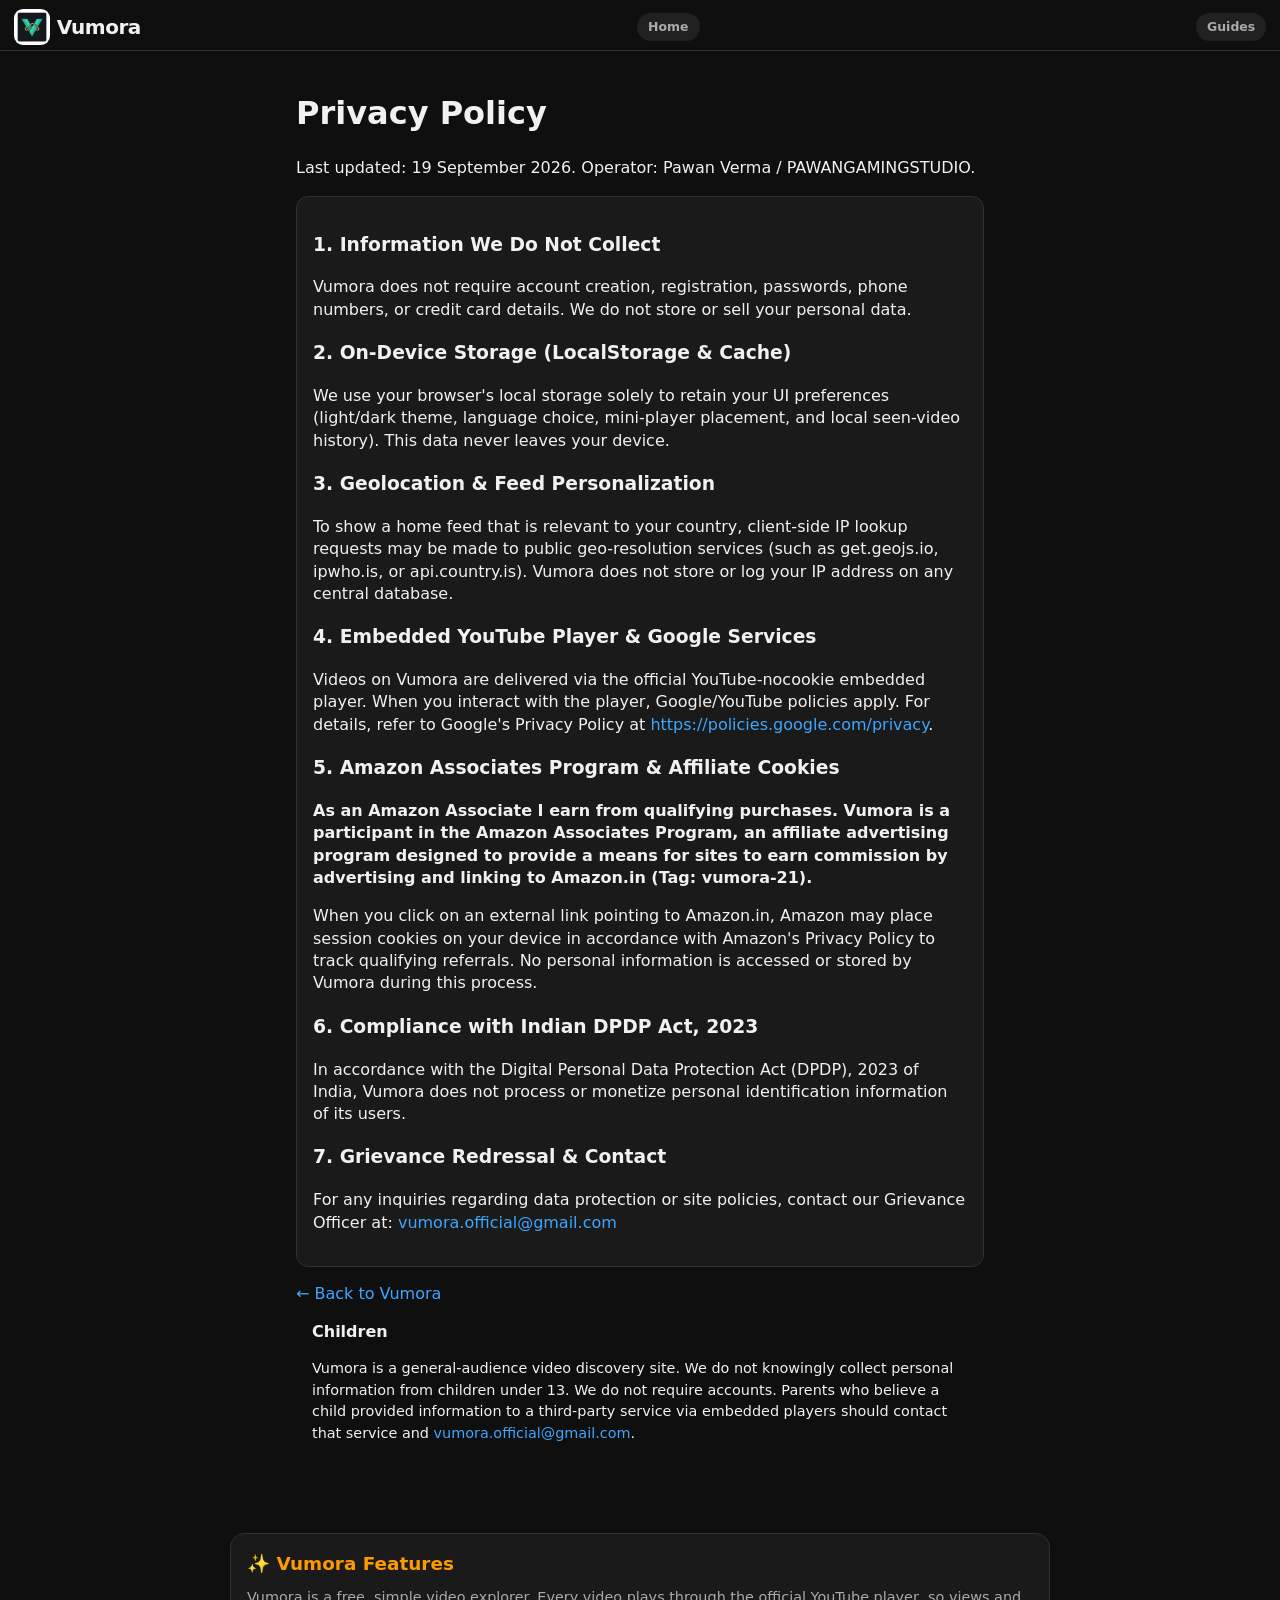
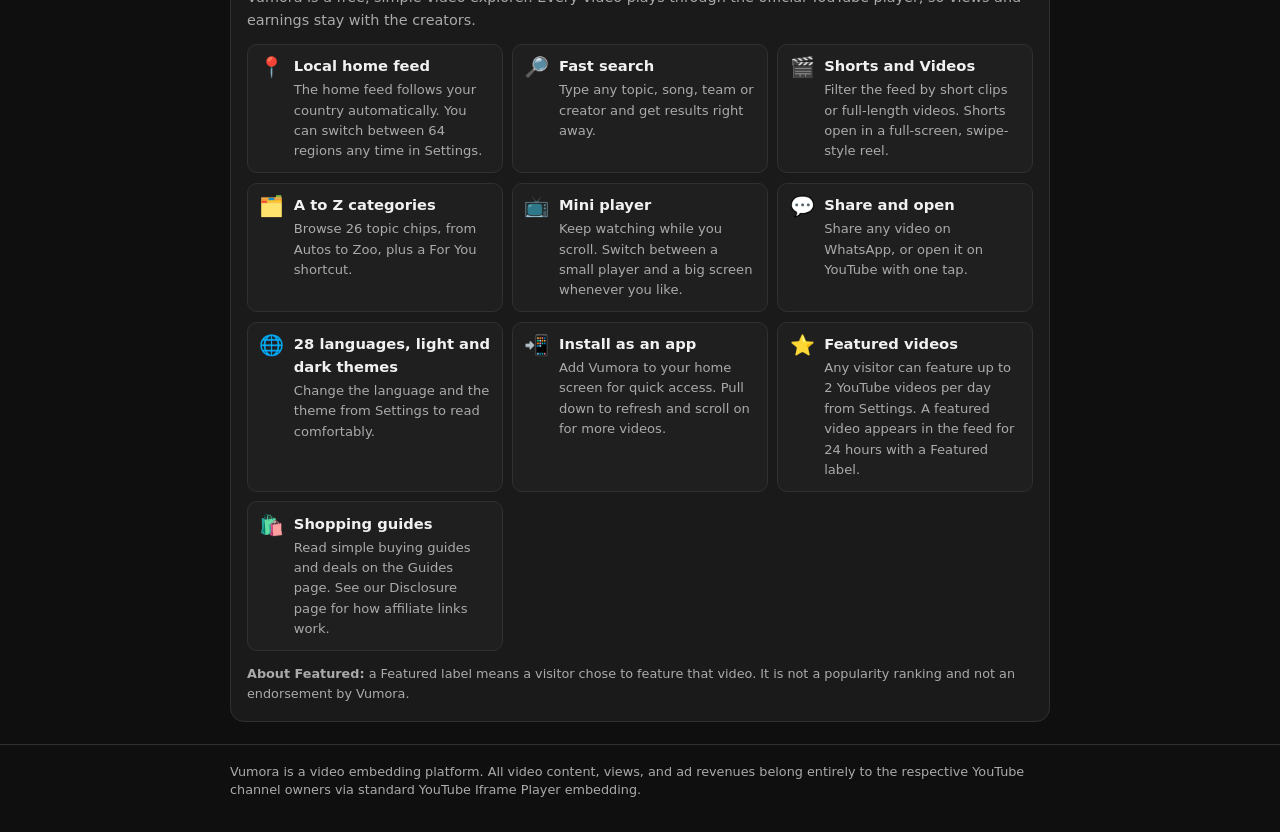
<file: privacy.html>
<!DOCTYPE html>
<html lang="en">
<head>
  <meta charset="UTF-8" />
  <meta name="viewport" content="width=device-width, initial-scale=1" />
  <meta name="theme-color" content="#0f0f0f" />
  <meta name="referrer" content="strict-origin-when-cross-origin" />
  <title>Privacy Policy — Vumora</title>
  <link rel="stylesheet" href="style.css?v=31" />
  <link rel="canonical" href="https://vumora.github.io/privacy.html" />
</head>
<body>
  <header class="site-header">
    <div class="header-inner">
      <a class="brand" href="index.html">
        <img class="brand-logo" src="icon-192.png" width="36" height="36" alt="Vumora" />
        <span class="brand-name">Vumora</span>
      </a>
      <a class="nav-btn" href="index.html">Home</a>
      <a class="nav-btn" href="guides.html">Guides</a>
    </div>
  </header>
  <main class="legal-page">
    <h1>Privacy Policy</h1>
    <p>Last updated: 19 September 2026. Operator: Pawan Verma / PAWANGAMINGSTUDIO.</p>
    <div class="box">
      <h3>1. Information We Do Not Collect</h3>
      <p>Vumora does not require account creation, registration, passwords, phone numbers, or credit card details. We do not store or sell your personal data.</p>

      <h3>2. On-Device Storage (LocalStorage & Cache)</h3>
      <p>We use your browser's local storage solely to retain your UI preferences (light/dark theme, language choice, mini-player placement, and local seen-video history). This data never leaves your device.</p>

      <h3>3. Geolocation & Feed Personalization</h3>
      <p>To show a home feed that is relevant to your country, client-side IP lookup requests may be made to public geo-resolution services (such as get.geojs.io, ipwho.is, or api.country.is). Vumora does not store or log your IP address on any central database.</p>

      <h3>4. Embedded YouTube Player & Google Services</h3>
      <p>Videos on Vumora are delivered via the official YouTube-nocookie embedded player. When you interact with the player, Google/YouTube policies apply. For details, refer to Google's Privacy Policy at <a href="https://policies.google.com/privacy" target="_blank" rel="noopener">https://policies.google.com/privacy</a>.</p>

      <h3>5. Amazon Associates Program & Affiliate Cookies</h3>
      <p><strong>As an Amazon Associate I earn from qualifying purchases. Vumora is a participant in the Amazon Associates Program, an affiliate advertising program designed to provide a means for sites to earn commission by advertising and linking to Amazon.in (Tag: vumora-21).</strong></p>
      <p>When you click on an external link pointing to Amazon.in, Amazon may place session cookies on your device in accordance with Amazon's Privacy Policy to track qualifying referrals. No personal information is accessed or stored by Vumora during this process.</p>

      <h3>6. Compliance with Indian DPDP Act, 2023</h3>
      <p>In accordance with the Digital Personal Data Protection Act (DPDP), 2023 of India, Vumora does not process or monetize personal identification information of its users.</p>

      <h3>7. Grievance Redressal & Contact</h3>
      <p>For any inquiries regarding data protection or site policies, contact our Grievance Officer at: <a href="mailto:vumora.official@gmail.com">vumora.official@gmail.com</a></p>
    </div>
    <p><a href="index.html">← Back to Vumora</a></p>
  
  <section class="legal-block" style="padding:0 1rem 1.2rem;">
    <h2 style="font-size:1rem;">Children</h2>
    <p style="font-size:.9rem;line-height:1.5;">Vumora is a general-audience video discovery site. We do not knowingly collect personal information from children under 13. We do not require accounts. Parents who believe a child provided information to a third-party service via embedded players should contact that service and <a href="mailto:vumora.official@gmail.com">vumora.official@gmail.com</a>.</p>
  </section>
</main>
  <section class="vm-features" id="features" aria-labelledby="vmFeatTitle">
    <h2 id="vmFeatTitle">✨ Vumora Features</h2>
    <p class="vm-feat-intro">Vumora is a free, simple video explorer. Every video plays through the official YouTube player, so views and earnings stay with the creators.</p><ul class="vm-feat-grid"><li><span class="vm-feat-ico" aria-hidden="true">📍</span><div><h3>Local home feed</h3><p>The home feed follows your country automatically. You can switch between 64 regions any time in Settings.</p></div></li><li><span class="vm-feat-ico" aria-hidden="true">🔎</span><div><h3>Fast search</h3><p>Type any topic, song, team or creator and get results right away.</p></div></li><li><span class="vm-feat-ico" aria-hidden="true">🎬</span><div><h3>Shorts and Videos</h3><p>Filter the feed by short clips or full-length videos. Shorts open in a full-screen, swipe-style reel.</p></div></li><li><span class="vm-feat-ico" aria-hidden="true">🗂️</span><div><h3>A to Z categories</h3><p>Browse 26 topic chips, from Autos to Zoo, plus a For You shortcut.</p></div></li><li><span class="vm-feat-ico" aria-hidden="true">📺</span><div><h3>Mini player</h3><p>Keep watching while you scroll. Switch between a small player and a big screen whenever you like.</p></div></li><li><span class="vm-feat-ico" aria-hidden="true">💬</span><div><h3>Share and open</h3><p>Share any video on WhatsApp, or open it on YouTube with one tap.</p></div></li><li><span class="vm-feat-ico" aria-hidden="true">🌐</span><div><h3>28 languages, light and dark themes</h3><p>Change the language and the theme from Settings to read comfortably.</p></div></li><li><span class="vm-feat-ico" aria-hidden="true">📲</span><div><h3>Install as an app</h3><p>Add Vumora to your home screen for quick access. Pull down to refresh and scroll on for more videos.</p></div></li><li><span class="vm-feat-ico" aria-hidden="true">⭐</span><div><h3>Featured videos</h3><p>Any visitor can feature up to 2 YouTube videos per day from Settings. A featured video appears in the feed for 24 hours with a Featured label.</p></div></li><li><span class="vm-feat-ico" aria-hidden="true">🛍️</span><div><h3>Shopping guides</h3><p>Read simple buying guides and deals on the Guides page. See our Disclosure page for how affiliate links work.</p></div></li></ul><p class="vm-feat-note"><strong>About Featured:</strong> a Featured label means a visitor chose to feature that video. It is not a popularity ranking and not an endorsement by Vumora.</p>
  </section>

  <footer class="site-footer">
    <p class="disclaimer">
      Vumora is a video embedding platform. All video content, views, and ad revenues belong entirely to the respective YouTube channel owners via standard YouTube Iframe Player embedding.
    </p>
  </footer>
</body>
</html>
</file>
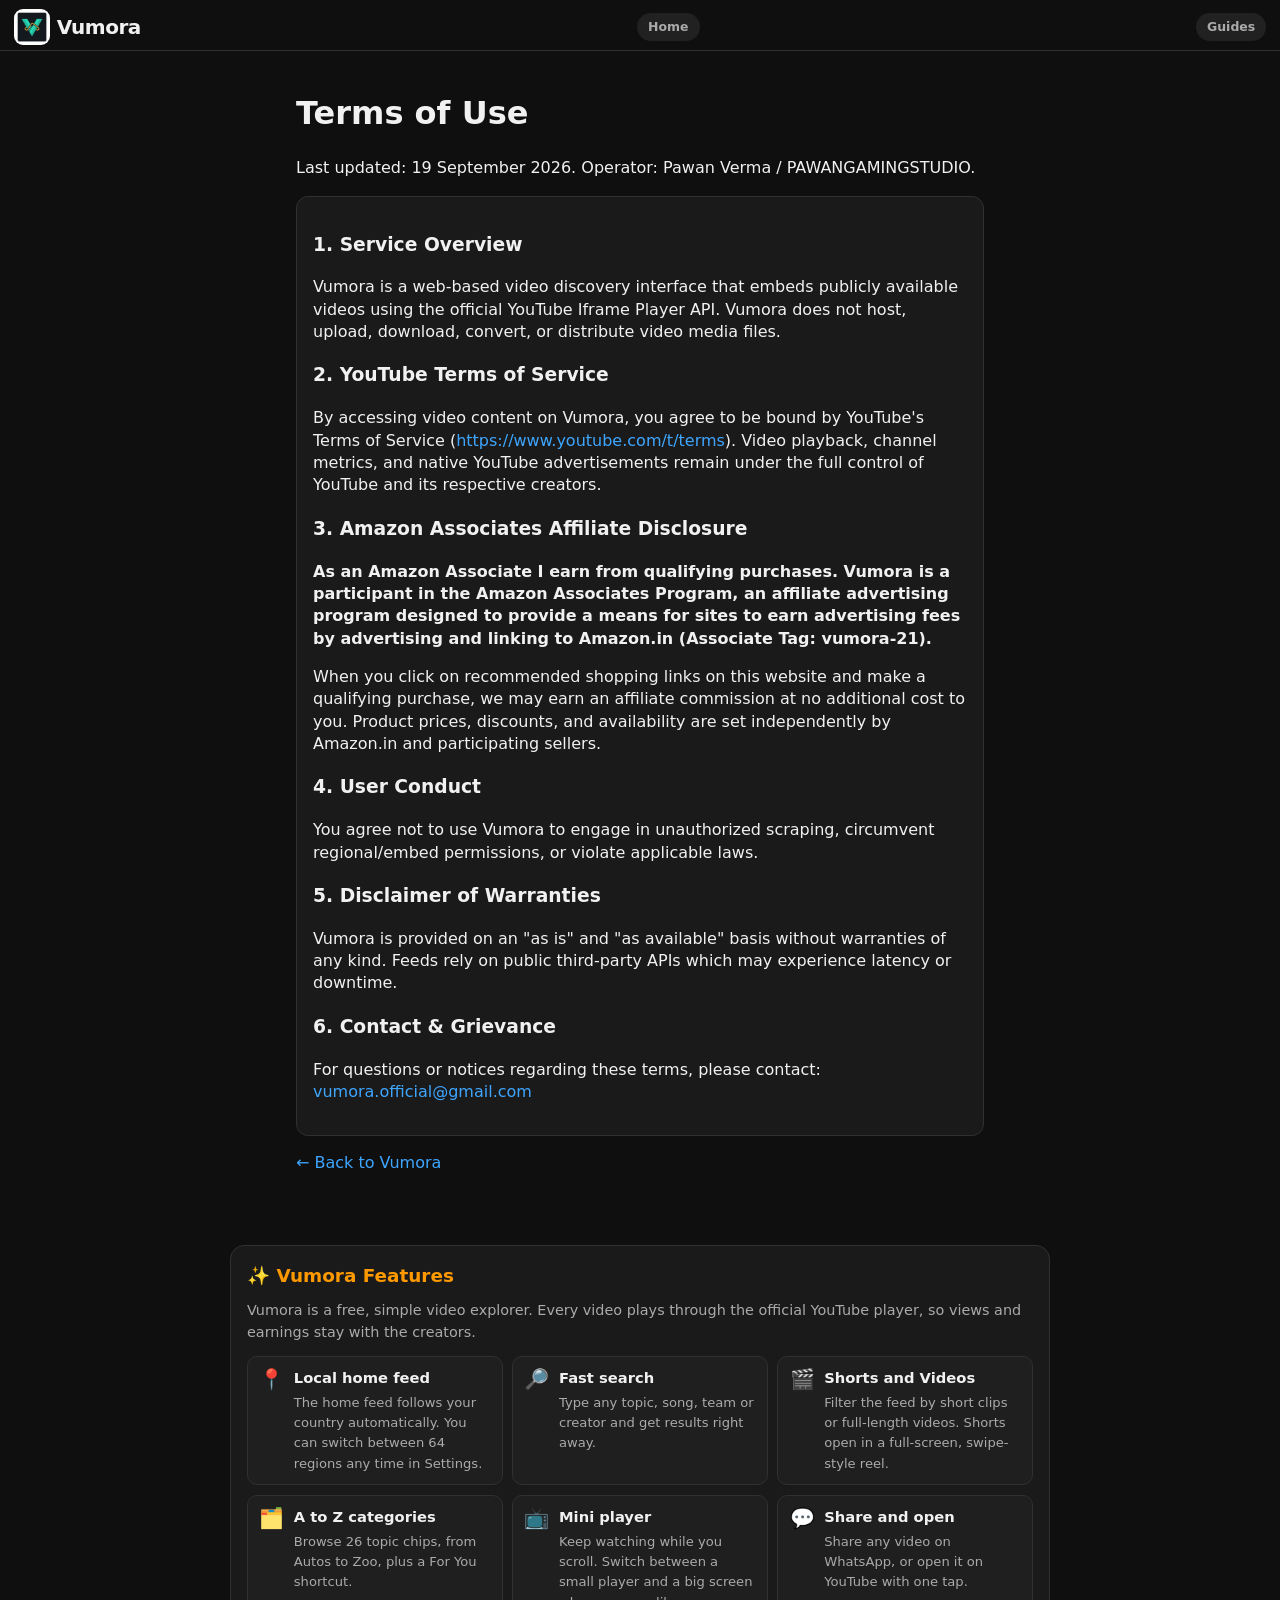
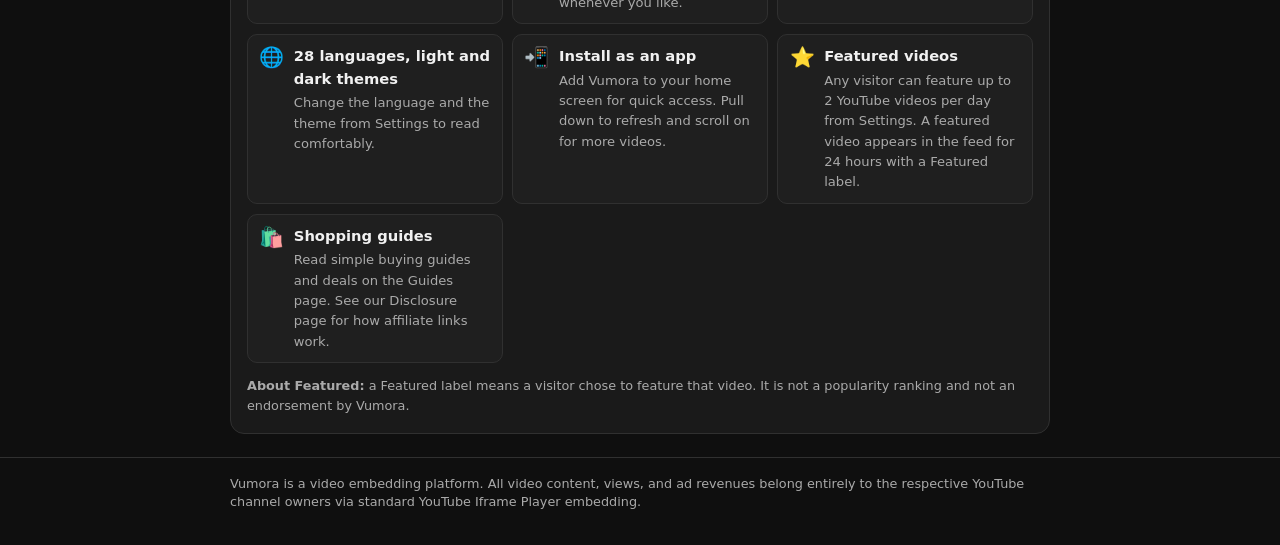
<file: terms.html>
<!DOCTYPE html>
<html lang="en">
<head>
  <meta charset="UTF-8" />
  <meta name="viewport" content="width=device-width, initial-scale=1" />
  <meta name="theme-color" content="#0f0f0f" />
  <meta name="referrer" content="strict-origin-when-cross-origin" />
  <title>Terms of Use — Vumora</title>
  <link rel="stylesheet" href="style.css?v=31" />
  <link rel="canonical" href="https://vumora.github.io/terms.html" />
</head>
<body>
  <header class="site-header">
    <div class="header-inner">
      <a class="brand" href="index.html">
        <img class="brand-logo" src="icon-192.png" width="36" height="36" alt="Vumora" />
        <span class="brand-name">Vumora</span>
      </a>
      <a class="nav-btn" href="index.html">Home</a>
      <a class="nav-btn" href="guides.html">Guides</a>
    </div>
  </header>
  <main class="legal-page">
    <h1>Terms of Use</h1>
    <p>Last updated: 19 September 2026. Operator: Pawan Verma / PAWANGAMINGSTUDIO.</p>
    <div class="box">
      <h3>1. Service Overview</h3>
      <p>Vumora is a web-based video discovery interface that embeds publicly available videos using the official YouTube Iframe Player API. Vumora does not host, upload, download, convert, or distribute video media files.</p>

      <h3>2. YouTube Terms of Service</h3>
      <p>By accessing video content on Vumora, you agree to be bound by YouTube's Terms of Service (<a href="https://www.youtube.com/t/terms" target="_blank" rel="noopener">https://www.youtube.com/t/terms</a>). Video playback, channel metrics, and native YouTube advertisements remain under the full control of YouTube and its respective creators.</p>

      <h3>3. Amazon Associates Affiliate Disclosure</h3>
      <p><strong>As an Amazon Associate I earn from qualifying purchases. Vumora is a participant in the Amazon Associates Program, an affiliate advertising program designed to provide a means for sites to earn advertising fees by advertising and linking to Amazon.in (Associate Tag: vumora-21).</strong></p>
      <p>When you click on recommended shopping links on this website and make a qualifying purchase, we may earn an affiliate commission at no additional cost to you. Product prices, discounts, and availability are set independently by Amazon.in and participating sellers.</p>

      <h3>4. User Conduct</h3>
      <p>You agree not to use Vumora to engage in unauthorized scraping, circumvent regional/embed permissions, or violate applicable laws.</p>

      <h3>5. Disclaimer of Warranties</h3>
      <p>Vumora is provided on an "as is" and "as available" basis without warranties of any kind. Feeds rely on public third-party APIs which may experience latency or downtime.</p>

      <h3>6. Contact & Grievance</h3>
      <p>For questions or notices regarding these terms, please contact: <a href="mailto:vumora.official@gmail.com">vumora.official@gmail.com</a></p>
    </div>
    <p><a href="index.html">← Back to Vumora</a></p>
  </main>
  <section class="vm-features" id="features" aria-labelledby="vmFeatTitle">
    <h2 id="vmFeatTitle">✨ Vumora Features</h2>
    <p class="vm-feat-intro">Vumora is a free, simple video explorer. Every video plays through the official YouTube player, so views and earnings stay with the creators.</p><ul class="vm-feat-grid"><li><span class="vm-feat-ico" aria-hidden="true">📍</span><div><h3>Local home feed</h3><p>The home feed follows your country automatically. You can switch between 64 regions any time in Settings.</p></div></li><li><span class="vm-feat-ico" aria-hidden="true">🔎</span><div><h3>Fast search</h3><p>Type any topic, song, team or creator and get results right away.</p></div></li><li><span class="vm-feat-ico" aria-hidden="true">🎬</span><div><h3>Shorts and Videos</h3><p>Filter the feed by short clips or full-length videos. Shorts open in a full-screen, swipe-style reel.</p></div></li><li><span class="vm-feat-ico" aria-hidden="true">🗂️</span><div><h3>A to Z categories</h3><p>Browse 26 topic chips, from Autos to Zoo, plus a For You shortcut.</p></div></li><li><span class="vm-feat-ico" aria-hidden="true">📺</span><div><h3>Mini player</h3><p>Keep watching while you scroll. Switch between a small player and a big screen whenever you like.</p></div></li><li><span class="vm-feat-ico" aria-hidden="true">💬</span><div><h3>Share and open</h3><p>Share any video on WhatsApp, or open it on YouTube with one tap.</p></div></li><li><span class="vm-feat-ico" aria-hidden="true">🌐</span><div><h3>28 languages, light and dark themes</h3><p>Change the language and the theme from Settings to read comfortably.</p></div></li><li><span class="vm-feat-ico" aria-hidden="true">📲</span><div><h3>Install as an app</h3><p>Add Vumora to your home screen for quick access. Pull down to refresh and scroll on for more videos.</p></div></li><li><span class="vm-feat-ico" aria-hidden="true">⭐</span><div><h3>Featured videos</h3><p>Any visitor can feature up to 2 YouTube videos per day from Settings. A featured video appears in the feed for 24 hours with a Featured label.</p></div></li><li><span class="vm-feat-ico" aria-hidden="true">🛍️</span><div><h3>Shopping guides</h3><p>Read simple buying guides and deals on the Guides page. See our Disclosure page for how affiliate links work.</p></div></li></ul><p class="vm-feat-note"><strong>About Featured:</strong> a Featured label means a visitor chose to feature that video. It is not a popularity ranking and not an endorsement by Vumora.</p>
  </section>

  <footer class="site-footer">
    <p class="disclaimer">
      Vumora is a video embedding platform. All video content, views, and ad revenues belong entirely to the respective YouTube channel owners via standard YouTube Iframe Player embedding.
    </p>
  </footer>
</body>
</html>
</file>
<file: style.css>
:root, html.dark {
  --bg: #0f0f0f;
  --elev: #212121;
  --card: #1a1a1a;
  --line: #303030;
  --text: #f1f1f1;
  --muted: #aaa;
  --red: #e11d48;
  --header: #0f0f0f;
  --search: #121212;
  --link: #3ea6ff;
  --radius: 12px;
  --safe: env(safe-area-inset-bottom, 0px);
}

html.light {
  --bg: #f4f4f5;
  --elev: #ffffff;
  --card: #ffffff;
  --line: #e4e4e7;
  --text: #18181b;
  --muted: #52525b;
  --red: #e11d48;
  --header: #ffffff;
  --search: #ffffff;
  --link: #0369a1;
}

*, *::before, *::after { box-sizing: border-box; }

/* NOTE: html/body par overflow-y:auto / touch-action:pan-y nahi rakhte —
   warna sticky header toot jata hai aur horizontal chip bar swipe nahi hoti. */
html { overflow-x: clip; }

body {
  margin: 0;
  background: var(--bg);
  color: var(--text);
  font-family: Roboto, system-ui, -apple-system, Segoe UI, Arial, sans-serif;
  font-size: 16px;
  line-height: 1.4;
  min-height: 100%;
  overflow-x: clip;
  /* player ke peeche content chhupna nahi chahiye (mini = neeche, top = upar) */
  padding-top: var(--dock-top, 0px);
  padding-bottom: var(--dock-space, 0px);
  transition: padding-top .18s ease, padding-bottom .18s ease;
  -webkit-text-size-adjust: 100%;
}

body.lock { overflow: hidden; }

img, iframe { border: 0; max-width: 100%; }
a { color: var(--link); text-decoration: none; }

.sr-only {
  position: absolute; width: 1px; height: 1px; overflow: hidden; clip: rect(0,0,0,0);
}

.ptr {
  position: sticky;
  top: 0;
  z-index: 70;
  height: 0;
  overflow: hidden;
  display: flex;
  align-items: flex-end;
  justify-content: center;
  color: var(--muted);
  font-size: 0.78rem;
  font-weight: 700;
  pointer-events: none;
  background: var(--header);
}
.ptr.show { height: 36px; padding-bottom: 6px; }

.site-header {
  position: sticky;
  top: 0;
  z-index: 50;
  background: var(--header);
  border-bottom: 1px solid var(--line);
}

.header-inner {
  display: flex;
  align-items: center;
  justify-content: space-between;
  padding: 0.55rem 0.85rem 0.3rem;
  gap: 0.5rem;
}

.brand {
  display: flex;
  align-items: center;
  gap: 0.45rem;
  color: var(--text);
  font-weight: 800;
  letter-spacing: -0.03em;
}

.brand-logo {
  width: 36px;
  height: 36px;
  border-radius: 9px;
  object-fit: cover;
  background: #12141a;
}

.brand-name { font-size: 1.25rem; }

.header-nav {
  display: flex;
  gap: 0.35rem;
  align-items: center;
  flex-wrap: nowrap;
  padding: 0 0.85rem 0.35rem;
}
.settings-btn {
  appearance: none;
  border: 1px solid var(--line);
  background: var(--elev);
  color: var(--text);
  width: 40px;
  height: 40px;
  border-radius: 12px;
  font-size: 1.25rem;
  cursor: pointer;
  flex: 0 0 auto;
}
.settings-sheet {
  position: fixed;
  inset: 0;
  z-index: 100;
  display: flex;
  align-items: flex-end;
  justify-content: center;
}
.settings-sheet.hidden { display: none !important; }
.settings-backdrop {
  position: absolute;
  inset: 0;
  background: rgba(0,0,0,.5);
}
.settings-card {
  position: relative;
  width: 100%;
  max-width: 420px;
  background: var(--elev);
  border: 1px solid var(--line);
  border-radius: 16px 16px 0 0;
  padding: 1rem 1rem calc(1.2rem + var(--safe));
  display: flex;
  flex-direction: column;
  gap: 0.55rem;
  /* FIX: content lamba ho to upar (Close/Language/Theme) gayab na ho — scroll */
  max-height: 86vh;
  max-height: 86dvh;
  overflow-y: auto;
  -webkit-overflow-scrolling: touch;
  overscroll-behavior: contain;
}
.settings-head {
  display: flex;
  justify-content: space-between;
  align-items: center;
  margin-bottom: 0.25rem;
}
.set-label { font-size: 0.78rem; color: var(--muted); font-weight: 700; }
.set-note { margin: -0.15rem 0 0.35rem; font-size: 0.72rem; color: var(--muted); }
.set-link {
  background: var(--bg);
  color: var(--text) !important;
  border-radius: 10px;
  padding: 0.65rem 0.75rem;
  font-weight: 700;
  text-decoration: none !important;
}

.nav-btn, .search-go, .az-chip, .dock-close {
  appearance: none;
  border: 0;
  cursor: pointer;
  font-weight: 700;
}

.nav-btn {
  background: var(--elev);
  color: var(--muted);
  border-radius: 999px;
  padding: 0.32rem 0.7rem;
  font-size: 0.78rem;
}

.nav-btn.is-active { background: #fff; color: #111; }

.search-row {
  display: flex;
  gap: 0.4rem;
  padding: 0.25rem 0.85rem 0.45rem;
}

#search {
  flex: 1;
  min-width: 0;
  background: var(--search);
  border: 1px solid var(--line);
  color: var(--text);
  border-radius: 40px 0 0 40px;
  padding: 0.5rem 0.9rem;
  font-size: 16px;
  outline: none;
}

.search-go {
  background: var(--elev);
  color: var(--text);
  border: 1px solid var(--line);
  border-left: 0;
  border-radius: 0 40px 40px 0;
  padding: 0 0.95rem;
}

.theme-switch {
  appearance: none;
  flex: 0 0 auto;
  width: 46px;
  height: 26px;
  border: 1px solid var(--line);
  border-radius: 999px;
  background: var(--elev);
  position: relative;
  cursor: pointer;
  padding: 0;
}
.theme-switch::after {
  content: "";
  position: absolute;
  top: 3px;
  left: 3px;
  width: 18px;
  height: 18px;
  border-radius: 50%;
  background: #fbbf24;
  transition: transform 0.18s ease;
}
html.light .theme-switch::after {
  transform: translateX(20px);
  background: #0f172a;
}

.az-bar {
  display: flex;
  flex-wrap: nowrap;
  gap: 0.35rem;
  overflow-x: auto;
  overflow-y: hidden;
  padding: 0 0.85rem 0.5rem;
  -webkit-overflow-scrolling: touch;
  touch-action: pan-x;
  scrollbar-width: none;
}
.az-bar::-webkit-scrollbar { display: none; }

.az-chip {
  flex: 0 0 auto;
  background: var(--elev);
  color: var(--text);
  border-radius: 8px;
  padding: 0.28rem 0.6rem;
  font-size: 0.72rem;
  white-space: nowrap;
}
.az-chip.is-active { background: #fff; color: #111; }
.az-for-you { background: var(--red); color: #fff; }
.az-for-you.is-active { background: #fff; color: #111; }

.more-menu { position: relative; margin: 0; }
.more-sum {
  list-style: none;
  cursor: pointer;
  background: var(--elev);
  color: var(--text);
  border-radius: 8px;
  width: 28px;
  height: 26px;
  display: flex;
  align-items: center;
  justify-content: center;
  font-size: 0.95rem;
}
.more-sum::-webkit-details-marker { display: none; }
.more-panel {
  position: absolute;
  right: 0;
  top: 120%;
  z-index: 80;
  min-width: 180px;
  background: var(--elev);
  border: 1px solid var(--line);
  border-radius: 10px;
  padding: 0.55rem;
  display: flex;
  flex-direction: column;
  gap: 0.4rem;
  box-shadow: 0 8px 24px rgba(0,0,0,.35);
}
.more-panel a {
  color: var(--text) !important;
  font-weight: 700;
  font-size: 0.85rem;
  text-decoration: none !important;
}
.lang-switch {
  width: 100%;
  background: var(--bg);
  color: var(--text);
  border: 1px solid var(--line);
  border-radius: 8px;
  padding: 0.32rem 0.45rem;
  font-size: 0.78rem;
  font-weight: 700;
}

/* ---------------- Mini player (FIXED) ----------------
   Pehle ye position:sticky tha, isi wajah se scroll karte hi
   chalti hui video bhi scroll ho jati thi. Ab fixed hai:
   page scroll ho ya na ho, player apni jagah rehta hai. */
.watch-dock {
  position: fixed;
  right: 14px;
  bottom: calc(14px + var(--safe));
  z-index: 95;
  width: min(400px, calc(100vw - 28px));
  background: #000;
  border: 1px solid var(--line);
  border-radius: 14px;
  overflow: hidden;
  box-shadow: 0 16px 44px rgba(0, 0, 0, .55);
  display: flex;
  flex-direction: column;
  animation: dockIn .18s ease;
  will-change: transform;
}
.watch-dock.hidden { display: none !important; }

/* Upar wala player (mobile default): screen ke TOP par fixed — YouTube app jaisa */
.watch-dock[data-mode="top"] {
  top: 0;
  bottom: auto;
  left: 0;
  right: 0;
  width: 100%;
  border-radius: 0 0 14px 14px;
  border-top: 0;
  border-left: 0;
  border-right: 0;
  animation: dockDropIn .18s ease;
}
.watch-dock[data-mode="top"] .dock-player { max-height: 40vh; }
.watch-dock[data-mode="top"] .dock-info { display: none; }

@keyframes dockDropIn {
  from { opacity: 0; transform: translateY(-14px); }
  to { opacity: 1; transform: none; }
}

.watch-dock[data-mode="wide"] {
  right: auto;
  left: 50%;
  transform: translateX(-50%);
  width: min(940px, calc(100vw - 28px));
  animation: none;
}

@keyframes dockIn {
  from { opacity: 0; transform: translateY(14px); }
  to { opacity: 1; transform: none; }
}

.dock-bar {
  display: flex;
  align-items: center;
  gap: .45rem;
  padding: .26rem .32rem .26rem .6rem;
  background: var(--elev);
  border-bottom: 1px solid var(--line);
  cursor: default;
}
.dock-dot {
  width: 8px;
  height: 8px;
  border-radius: 50%;
  background: var(--red);
  animation: dockPulse 1.6s ease-in-out infinite;
}
@keyframes dockPulse { 0%, 100% { opacity: 1; } 50% { opacity: .3; } }
.dock-now { font-size: .72rem; font-weight: 800; color: var(--muted); flex: 0 0 auto; }
.dock-nowtitle {
  flex: 1 1 auto;
  min-width: 0;
  overflow: hidden;
  text-overflow: ellipsis;
  white-space: nowrap;
  font-size: .76rem;
  font-weight: 700;
}
.dock-open { text-decoration: none; font-size: .95rem; }
.dock-actions { margin-left: auto; display: flex; gap: .3rem; flex: 0 0 auto; }
.dock-btn {
  appearance: none;
  border: 1px solid var(--line);
  background: var(--bg);
  color: var(--text);
  width: 30px;
  height: 30px;
  border-radius: 9px;
  font-size: .85rem;
  cursor: pointer;
  display: flex;
  align-items: center;
  justify-content: center;
  padding: 0;
}
.dock-btn:active { transform: scale(.93); }

.dock-player {
  position: relative;
  width: 100%;
  background: #111 center / cover no-repeat;
}
.watch-dock[data-mode="mini"] .dock-player { max-height: 42vh; }
.watch-dock[data-mode="wide"] .dock-player { max-height: 62vh; }

.dock-info { padding: .55rem .7rem .7rem; }
.watch-dock[data-mode="mini"] .dock-info { display: none; }
.watch-dock[data-mode="mini"] .dock-title { font-size: .82rem; }
.watch-dock[data-mode="mini"] .dock-nowtitle { display: none; }

.dock-player iframe, .reel-slide iframe {
  position: absolute;
  inset: 0;
  width: 100%;
  height: 100%;
  display: block;
  border: 0;
}

.dock-fallback {
  position: absolute;
  inset: 0;
  display: flex;
  align-items: center;
  justify-content: center;
  z-index: 1;
}

.ratio-16x9 { aspect-ratio: 16 / 9; }
.ratio-9x16 { aspect-ratio: 9 / 16; }

@media (max-width: 640px) {
  /* mobile: player hamesha UPAR (YouTube app jaisa). Bada mode = thoda bada player. */
  .watch-dock {
    right: 0;
    left: 0;
    top: 0;
    bottom: auto;
    padding-top: env(safe-area-inset-top, 0px);
    width: 100%;
    border-radius: 0 0 14px 14px;
    border-top: 0;
    border-left: 0;
    border-right: 0;
  }
  .watch-dock[data-mode="top"] .dock-player { max-height: 38vh; }
  .watch-dock[data-mode="wide"] {
    right: 0;
    left: 0;
    top: 0;
    bottom: auto;
    transform: none;
    width: 100%;
    border-radius: 0 0 14px 14px;
    animation: dockDropIn .18s ease;
  }
  .watch-dock[data-mode="wide"] .dock-player { max-height: 46vh; }
  .watch-dock .dock-now { display: none; }
  .dock-info { padding: .5rem .7rem .6rem; }
  .dock-title { font-size: .92rem; margin-bottom: .15rem; }
}

.dock-title { margin: 0 0 0.2rem; font-size: 1rem; }
.dock-meta { margin: 0 0 0.5rem; color: var(--muted); font-size: 0.8rem; }

.dock-close {
  background: var(--elev);
  color: #fff;
  border-radius: 8px;
  padding: 0.35rem 0.7rem;
  font-size: 0.8rem;
}

.status-bar {
  margin: 0;
  padding: 0.55rem 0.85rem 0;
  color: var(--muted);
  font-size: 0.8rem;
}

.video-grid {
  display: grid;
  grid-template-columns: 1fr;
  gap: 1rem;
  padding: 0.75rem 0.85rem 1.5rem;
}

@media (min-width: 640px) {
  .video-grid { grid-template-columns: repeat(2, 1fr); }
}
@media (min-width: 1024px) {
  .video-grid {
    grid-template-columns: repeat(3, 1fr);
    max-width: 1100px;
    margin: 0 auto;
  }
}

.card {
  background: transparent;
  min-width: 0;
  content-visibility: auto;
  contain-intrinsic-size: 260px;
}

.thumb-btn {
  appearance: none;
  display: block;
  width: 100%;
  padding: 0;
  border: 0;
  background: #000;
  border-radius: 12px;
  overflow: hidden;
  position: relative;
  cursor: pointer;
  color: inherit;
  text-decoration: none;
}

.thumb-btn img {
  width: 100%;
  aspect-ratio: 16 / 9;
  object-fit: cover;
  display: block;
  background: #222;
}

.card.is-short .thumb-btn img {
  aspect-ratio: 9 / 16;
  max-height: 380px;
  margin: 0 auto;
}

.play-glyph {
  position: absolute;
  inset: 0;
  margin: auto;
  width: 48px;
  height: 48px;
  border-radius: 50%;
  background: rgba(0,0,0,.55);
  pointer-events: none;
}
.play-glyph::after {
  content: "";
  position: absolute;
  left: 18px;
  top: 14px;
  border-style: solid;
  border-width: 10px 0 10px 16px;
  border-color: transparent transparent transparent #fff;
}

.badge {
  position: absolute;
  right: 8px;
  bottom: 8px;
  background: rgba(0,0,0,.8);
  color: #fff;
  font-size: 0.68rem;
  font-weight: 700;
  padding: 0.12rem 0.35rem;
  border-radius: 4px;
}
.badge.short { background: var(--red); }

.card.is-playing .thumb-btn { box-shadow: inset 0 0 0 2px var(--red); }
.card.is-playing .play-glyph { background: rgba(225, 29, 72, .75); }
.card.is-playing .thumb-btn::after {
  content: var(--np-text, "Now playing");
  position: absolute;
  left: 8px;
  top: 8px;
  background: var(--red);
  color: #fff;
  font-size: 0.64rem;
  font-weight: 800;
  padding: 0.14rem 0.42rem;
  border-radius: 4px;
  pointer-events: none;
}

.card-body { padding: 0.55rem 0.1rem 0.2rem; }
.card-title {
  margin: 0 0 0.2rem;
  font-size: 0.92rem;
  font-weight: 650;
  display: -webkit-box;
  -webkit-line-clamp: 2;
  -webkit-box-orient: vertical;
  overflow: hidden;
}
.card-meta { margin: 0; color: var(--muted); font-size: 0.75rem; }

.empty-state { text-align: center; color: var(--muted); padding: 1.5rem; }
.hidden { display: none !important; }
.sentinel { height: 1px; }

.shorts-reel {
  position: fixed;
  inset: 0;
  z-index: 100;               /* mini player (95) ke upar */
  background: #000;
}

.reel-close {
  position: absolute;
  top: calc(8px + env(safe-area-inset-top, 0px));
  right: 10px;
  z-index: 2;
  width: 40px;
  height: 40px;
  border: 0;
  border-radius: 50%;
  background: rgba(255,255,255,.15);
  color: #fff;
  font-size: 1.6rem;
  cursor: pointer;
}

.reel-track {
  height: 100%;
  overflow-y: auto;
  overscroll-behavior: contain;
  scroll-snap-type: y mandatory;
  touch-action: pan-y;
  -webkit-overflow-scrolling: touch;
}

.reel-slide {
  height: 100%;
  scroll-snap-align: start;
  display: flex;
  align-items: center;
  justify-content: center;
  position: relative;
}

.reel-frame {
  width: min(100%, 430px);
  height: 100%;
  max-height: 100%;
  background: #000;
}

.reel-cap {
  position: absolute;
  left: 12px;
  right: 12px;
  bottom: calc(18px + var(--safe));
  color: #fff;
  text-shadow: 0 1px 4px #000;
  font-size: 0.9rem;
  pointer-events: none;
}

.site-footer {
  border-top: 1px solid var(--line);
  padding: 1.1rem 0.85rem calc(1.4rem + var(--safe));
  color: var(--muted);
  font-size: 0.8rem;
}
.disclaimer { max-width: 820px; margin: 0 auto 0.7rem; }
.footer-links { display: flex; gap: 1rem; justify-content: center; }
.copy { text-align: center; margin: 0; }

.legal-page { max-width: 720px; margin: 0 auto; padding: 1.2rem 1rem 2rem; }
.legal-page .box {
  background: var(--card);
  border: 1px solid var(--line);
  border-radius: var(--radius);
  padding: 1rem;
}

/* ================================================================== *
 * Amazon Smart Affiliate Bar (Tag: vumora-21)
 * ================================================================== */
.amz-bar-wrap {
  margin: 10px 0 6px 0;
  display: none; /* default hidden — only .is-on shows (closeDock fix 22-Sep-2026) */
  animation: fadeInAmz 0.3s ease;
}
.amz-bar-wrap.is-on {
  display: block !important;
}
@keyframes fadeInAmz {
  from { opacity: 0; transform: translateY(-4px); }
  to { opacity: 1; transform: translateY(0); }
}
.amz-card-link {
  display: flex;
  align-items: center;
  justify-content: space-between;
  gap: 8px;
  background: #181d24;
  border: 1px solid #ff9900;
  border-radius: 9px;
  padding: 8px 12px;
  text-decoration: none;
  color: #fff;
  transition: all 0.2s ease;
  box-shadow: 0 2px 8px rgba(0,0,0,0.4);
}
.amz-card-link:hover, .amz-card-link:active {
  background: #232a35;
  border-color: #febd69;
  transform: translateY(-1px);
}
.amz-card-left {
  display: flex;
  align-items: center;
  gap: 8px;
  min-width: 0;
  flex: 1;
}
.amz-card-icon {
  font-size: 17px;
  line-height: 1;
  flex-shrink: 0;
}
.amz-card-text {
  font-size: 13px;
  font-weight: 600;
  color: #f3f4f6;
  white-space: nowrap;
  overflow: hidden;
  text-overflow: ellipsis;
}
.amz-badge-btn {
  background: linear-gradient(135deg, #ff9900, #e67a00);
  color: #000;
  font-size: 11px;
  font-weight: 700;
  padding: 4px 8px;
  border-radius: 5px;
  flex-shrink: 0;
  display: inline-flex;
  align-items: center;
  gap: 3px;
  letter-spacing: 0.3px;
}

/* Dock-scoped bar (only when player open + .is-on) */
.watch-dock .amz-bar-wrap.is-on {
  display: block !important;
  visibility: visible !important;
  opacity: 1 !important;
  padding: 6px 10px;
  background: var(--elev, #181d24);
  border-top: 1px solid rgba(255, 153, 0, 0.3);
  border-bottom: 1px solid var(--line, #2a2a2a);
}

/* Top Affiliate Bar in Main Feed — HIDDEN by default; .is-on pe dikhe */
.amz-bar-wrap {
  margin: 8px 12px 12px 12px !important;
  display: none;
}
.amz-bar-wrap.is-on {
  display: block !important;
}
.amz-card-link {
  display: flex !important;
  align-items: center !important;
  justify-content: space-between !important;
  gap: 10px !important;
  background: #1e242d !important;
  border: 1.5px solid #ff9900 !important;
  border-radius: 10px !important;
  padding: 10px 14px !important;
  text-decoration: none !important;
  color: #ffffff !important;
  box-shadow: 0 4px 14px rgba(0, 0, 0, 0.5) !important;
}
.amz-card-link:hover, .amz-card-link:active {
  background: #2a333f !important;
  border-color: #febd69 !important;
}
.amz-card-left {
  display: flex !important;
  align-items: center !important;
  gap: 10px !important;
  min-width: 0 !important;
  flex: 1 !important;
}
.amz-card-icon {
  font-size: 20px !important;
  line-height: 1 !important;
  flex-shrink: 0 !important;
}
.amz-card-text {
  font-size: 13.5px !important;
  font-weight: 600 !important;
  color: #ffffff !important;
  white-space: nowrap !important;
  overflow: hidden !important;
  text-overflow: ellipsis !important;
}
.amz-badge-btn {
  background: linear-gradient(135deg, #ff9900, #ffaa00) !important;
  color: #000000 !important;
  font-size: 12px !important;
  font-weight: 800 !important;
  padding: 6px 10px !important;
  border-radius: 6px !important;
  flex-shrink: 0 !important;
  letter-spacing: 0.3px !important;
}


/* ================================================================== *
 * Amazon Product Showcase Card (100% Legal & Safe)
 * ================================================================== */
.amz-showcase-wrap {
  margin: 10px 14px 14px 14px !important;
  display: none; /* default hidden — close player = hide card (22-Sep-2026) */
  clear: both;
}
.amz-showcase-wrap.is-on {
  display: block !important;
}
.amz-card-box {
  background: linear-gradient(145deg, #181d24, #11151b) !important;
  border: 1.5px solid #ff9900 !important;
  border-radius: 12px !important;
  padding: 12px 14px !important;
  box-shadow: 0 6px 18px rgba(0, 0, 0, 0.6) !important;
  animation: amzFadeIn 0.35s ease-out;
}
@keyframes amzFadeIn {
  from { opacity: 0; transform: translateY(-6px); }
  to { opacity: 1; transform: translateY(0); }
}
.amz-header-row {
  display: flex !important;
  align-items: center !important;
  justify-content: space-between !important;
  margin-bottom: 8px !important;
  border-bottom: 1px solid rgba(255, 255, 255, 0.08) !important;
  padding-bottom: 6px !important;
}
.amz-brand-tag {
  display: flex !important;
  align-items: center !important;
  gap: 6px !important;
  flex-wrap: nowrap !important;
}
.amz-brand-label {
  font-weight: 900 !important;
  font-size: 11.5px !important;
  color: #ff9900 !important;
  letter-spacing: 0.5px !important;
  text-transform: uppercase !important;
  white-space: nowrap !important;
}
.amz-badge-text {
  background: #ff9900 !important;
  color: #111 !important;
  font-size: 9.5px !important;
  font-weight: 800 !important;
  padding: 1px 6px !important;
  border-radius: 4px !important;
  text-transform: uppercase !important;
  white-space: nowrap !important;
}
.amz-category-chip {
  font-size: 10.5px !important;
  color: #9ca3af !important;
  background: rgba(255, 255, 255, 0.05) !important;
  padding: 2px 7px !important;
  border-radius: 20px !important;
  white-space: nowrap !important;
}
@media (max-width: 380px) {
  .amz-category-chip { display: none !important; }
}
.amz-body-row {
  display: flex !important;
  align-items: center !important;
  gap: 12px !important;
  margin-bottom: 10px !important;
}
.amz-product-icon {
  font-size: 38px !important;
  line-height: 1 !important;
  background: rgba(255, 255, 255, 0.06) !important;
  border-radius: 10px !important;
  padding: 8px !important;
  display: flex !important;
  align-items: center !important;
  justify-content: center !important;
  flex-shrink: 0 !important;
  border: 1px solid rgba(255, 153, 0, 0.2) !important;
}
.amz-details {
  flex: 1 !important;
  min-width: 0 !important;
}
.amz-prod-title {
  margin: 0 0 3px 0 !important;
  font-size: 13.5px !important;
  font-weight: 700 !important;
  color: #ffffff !important;
  line-height: 1.3 !important;
}
.amz-prod-tagline {
  margin: 0 0 4px 0 !important;
  font-size: 11.5px !important;
  color: #9ca3af !important;
  line-height: 1.2 !important;
}
.amz-meta-rating {
  display: flex !important;
  align-items: center !important;
  gap: 6px !important;
}
.amz-stars {
  font-size: 11px !important;
  letter-spacing: 1px !important;
}
.amz-rating-num {
  font-size: 11px !important;
  font-weight: 600 !important;
  color: #febd69 !important;
}
.amz-action-row {
  margin-top: 8px !important;
}
.amz-buy-btn {
  display: flex !important;
  align-items: center !important;
  justify-content: space-between !important;
  background: linear-gradient(135deg, #ff9900, #f08804) !important;
  color: #111111 !important;
  font-size: 13px !important;
  font-weight: 800 !important;
  padding: 9px 14px !important;
  border-radius: 8px !important;
  text-decoration: none !important;
  box-shadow: 0 2px 10px rgba(240, 136, 4, 0.4) !important;
  transition: all 0.2s ease !important;
}
.amz-buy-btn:hover, .amz-buy-btn:active {
  background: linear-gradient(135deg, #febd69, #ff9900) !important;
  transform: translateY(-1px) !important;
}
.amz-arrow {
  background: rgba(0, 0, 0, 0.15) !important;
  padding: 3px 8px !important;
  border-radius: 5px !important;
  font-size: 11.5px !important;
}
.amz-disclaimer-note {
  margin-top: 8px !important;
  font-size: 9.5px !important;
  color: #6b7280 !important;
  text-align: center !important;
  line-height: 1.2 !important;
}


/* ================================================================== *
 * Vumora Viral WhatsApp Share & Top Nav Deals (100% Legal & Safe)
 * ================================================================== */
.nav-deals-btn {
  appearance: none;
  border: 1px solid rgba(255, 153, 0, 0.4);
  background: linear-gradient(135deg, #ff9900, #f08804);
  color: #111111 !important;
  font-weight: 800;
  font-size: .82rem;
  padding: .35rem .8rem;
  border-radius: 999px;
  cursor: pointer;
  text-decoration: none;
  display: inline-flex;
  align-items: center;
  gap: 4px;
  white-space: nowrap;
  box-shadow: 0 2px 6px rgba(240, 136, 4, 0.35);
  transition: transform 0.15s ease, opacity 0.15s ease;
}
.nav-deals-btn:hover, .nav-deals-btn:active {
  transform: scale(0.97);
  opacity: 0.95;
}

.dock-wa {
  color: #25D366 !important;
  text-decoration: none;
  font-size: .95rem;
}
.dock-share-bar {
  margin-top: 8px;
}
.dock-wa-btn {
  display: inline-flex;
  align-items: center;
  gap: 6px;
  background: #25D366;
  color: #ffffff !important;
  font-size: 11.5px;
  font-weight: 700;
  padding: 5px 12px;
  border-radius: 6px;
  text-decoration: none;
  box-shadow: 0 2px 6px rgba(37, 211, 102, 0.3);
  transition: transform 0.15s ease, background 0.15s ease;
}
.dock-wa-btn:hover, .dock-wa-btn:active {
  transform: translateY(-1px);
  background: #20ba5a;
}

.amz-trust-pill {
  display: inline-flex;
  align-items: center;
  background: rgba(255, 153, 0, 0.15) !important;
  color: #febd69 !important;
  font-size: 10px !important;
  font-weight: 800 !important;
  padding: 2px 6px !important;
  border-radius: 4px !important;
  border: 1px solid rgba(255, 153, 0, 0.3) !important;
  letter-spacing: 0.3px !important;
  text-transform: uppercase !important;
}

.amz-disclosure {
  font-size: .7rem;
  color: #71717a;
  max-width: 640px;
  margin: 6px auto 0;
  line-height: 1.35;
  text-align: center;
}

/* Quick WhatsApp Share Bar */
.share-bar-wrap {
  margin: 10px 14px 2px 14px !important;
  clear: both;
}
.btn-quick-share-wa {
  display: flex !important;
  align-items: center !important;
  justify-content: center !important;
  background: #25D366 !important;
  color: #ffffff !important;
  font-size: 13px !important;
  font-weight: 800 !important;
  padding: 8px 14px !important;
  border-radius: 999px !important;
  text-decoration: none !important;
  box-shadow: 0 2px 8px rgba(37, 211, 102, 0.35) !important;
  transition: transform 0.15s ease, background 0.15s ease !important;
}
.btn-quick-share-wa:hover, .btn-quick-share-wa:active {
  transform: translateY(-1px) !important;
  background: #20ba5a !important;
}

/* ==================================================================
   LIGHT MODE ACTIVE-CHIP FIX (21 सितम्बर 2026)
   पहले .nav-btn.is-active / .az-chip.is-active / .az-for-you.is-active का
   background #fff hardcoded था → light mode में सफ़ेद-on-सफ़ेद (contrast 1.0:1),
   चुनी हुई कैटेगरी दिखती ही नहीं थी। अब light mode में चुनी हुई chip/Tab काली।
   Dark mode बिल्कुल अछूता (नियम सिर्फ़ html.light पर हैं)।
   ================================================================== */
html.light .nav-btn.is-active,
html.light .az-chip.is-active,
html.light .az-for-you.is-active {
  background: #18181b;
  color: #ffffff;
  box-shadow: 0 1px 5px rgba(0, 0, 0, .28);
}
html.light .az-chip:not(.is-active):not(.az-for-you),
html.light .nav-btn:not(.is-active) {
  border: 1px solid var(--line);
}

/* ====================================================================
 * VUMORA TRENDING LIVE SYSTEM — styles (v1)
 * ==================================================================== */
.vt-section {
  margin: 10px 14px 4px;
  padding: 12px 12px 10px;
  border-radius: 16px;
  background: linear-gradient(145deg, rgba(255, 60, 60, 0.10), rgba(255, 140, 0, 0.07) 55%, rgba(45, 212, 191, 0.07));
  border: 1px solid rgba(255, 82, 82, 0.35);
}
.vt-head { display: flex; align-items: center; gap: 8px; flex-wrap: wrap; }
.vt-live-dot {
  width: 10px; height: 10px; border-radius: 50%;
  background: #ff3b30;
  box-shadow: 0 0 0 0 rgba(255, 59, 48, 0.6);
  animation: vtPulse 1.4s infinite;
  flex: 0 0 auto;
}
@keyframes vtPulse {
  0% { box-shadow: 0 0 0 0 rgba(255, 59, 48, 0.55); }
  70% { box-shadow: 0 0 0 9px rgba(255, 59, 48, 0); }
  100% { box-shadow: 0 0 0 0 rgba(255, 59, 48, 0); }
}
.vt-title {
  font-size: .95rem; letter-spacing: .6px; color: #ff5252; font-weight: 800;
}
.vt-count {
  margin-left: auto;
  font-variant-numeric: tabular-nums;
  font-size: .78rem; font-weight: 700;
  color: #ffb300;
  background: rgba(255, 179, 0, 0.12);
  border: 1px solid rgba(255, 179, 0, 0.4);
  padding: 3px 8px; border-radius: 999px;
  white-space: nowrap;
}
.vt-by {
  font-size: .75rem; color: var(--dim, #9aa4af); font-weight: 600;
  background: rgba(127,127,127,.12);
  padding: 3px 8px; border-radius: 999px; white-space: nowrap;
}
.vt-sub { margin: 6px 0 10px; font-size: .8rem; color: var(--dim, #9aa4af); line-height: 1.4; }
.vt-row {
  display: grid;
  grid-auto-flow: column;
  grid-auto-columns: minmax(200px, 240px);
  gap: 10px;
  overflow-x: auto;
  padding-bottom: 6px;
  -webkit-overflow-scrolling: touch;
  scrollbar-width: thin;
}
.vt-row::-webkit-scrollbar { height: 6px; }
.vt-row::-webkit-scrollbar-thumb { background: rgba(127,127,127,.4); border-radius: 3px; }
.vt-card { width: auto; }
.vt-tag {
  position: absolute; top: 6px; left: 6px;
  font-size: 9px; font-weight: 800; letter-spacing: .8px;
  color: #fff; background: linear-gradient(135deg, #6d28d9, #2563eb);
  padding: 2px 6px; border-radius: 4px;
  box-shadow: 0 1px 4px rgba(0,0,0,.4);
}

/* Mera Trending (sirf mere phone par) */
.vt-mine-box {
  margin-top: 12px; padding: 10px;
  border-radius: 12px;
  background: rgba(45, 212, 191, 0.07);
  border: 1px dashed rgba(45, 212, 191, 0.45);
}
.vt-mine-head { display: flex; align-items: center; gap: 8px; flex-wrap: wrap; margin-bottom: 8px; }
.vt-mine-head strong { color: #2dd4bf; font-size: .85rem; }
.vt-mine-note { font-size: .72rem; color: var(--dim, #9aa4af); flex: 1 1 100%; line-height: 1.35; }

/* Settings panel section */
.vt-set-label { color: #ff5252 !important; font-weight: 700; }
.vt-input {
  width: 100%; box-sizing: border-box;
  background: var(--card, #1a1a1a);
  border: 1px solid var(--line, #333);
  color: inherit;
  border-radius: 10px;
  padding: 10px 12px;
  font-size: .85rem;
  margin-bottom: 8px;
}
.vt-input:focus { outline: 2px solid #ff5252; border-color: transparent; }
.vt-set-row { display: flex; gap: 8px; }
.vt-select {
  flex: 0 0 auto;
  background: var(--card, #1a1a1a);
  border: 1px solid var(--line, #333);
  color: inherit; border-radius: 10px; padding: 9px 8px; font-size: .82rem;
}
.vt-go-btn {
  flex: 1;
  border: none; cursor: pointer;
  background: linear-gradient(135deg, #ff3b30, #ff9500);
  color: #fff; font-weight: 800; font-size: .85rem;
  border-radius: 10px; padding: 10px 12px;
  letter-spacing: .3px;
}
.vt-go-btn:disabled { opacity: .6; cursor: wait; }
.vt-set-note { font-size: .72rem; color: var(--dim, #9aa4af); line-height: 1.45; margin: 8px 0 0; }
.vt-set-note.vt-err { color: #ff6b6b; font-weight: 600; }
.vt-dim { opacity: .75; }
.vt-sim-btn {
  margin-top: 8px; width: 100%;
  background: transparent; cursor: pointer;
  border: 1px dashed var(--line, #555);
  color: var(--dim, #9aa4af);
  font-size: .72rem; border-radius: 8px; padding: 7px;
}
html.light .vt-section {
  background: linear-gradient(145deg, rgba(255, 60, 60, 0.07), rgba(255, 140, 0, 0.05) 55%, rgba(13, 148, 136, 0.06));
  border-color: rgba(234, 67, 53, 0.35);
}
html.light .vt-title { color: #d93025; }
html.light .vt-mine-head strong { color: #0d9488; }

/* ⭐ FEATURED tag — feed ke andar normal cards par (koi alag section nahi) */
.vt-feed-tag {
  position: absolute; top: 6px; left: 6px;
  font-size: 9px; font-weight: 800; letter-spacing: .6px;
  color: #fff; background: linear-gradient(135deg, #ff3b30, #ff9500);
  padding: 2px 7px; border-radius: 4px;
  box-shadow: 0 1px 4px rgba(0,0,0,.4);
  pointer-events: none;
}
html.light .vt-feed-tag {
  background: linear-gradient(135deg, #5b21b6, #1d4ed8);
}

/* MERA TRENDING box — settings ke andar (counter + live timers) */
.vt-mine-vid {
  display: flex; align-items: center; gap: 8px; flex-wrap: wrap;
  padding: 7px 8px; margin: 6px 0 0;
  background: rgba(127,127,127,.08);
  border: 1px solid var(--line, #333);
  border-radius: 10px;
  font-size: .78rem;
}
.vt-mine-title { flex: 1 1 100%; font-weight: 600; line-height: 1.35; word-break: break-word; }
.vt-mine-timer {
  font-variant-numeric: tabular-nums;
  font-weight: 700; color: #ffb300;
  background: rgba(255,179,0,.12);
  border: 1px solid rgba(255,179,0,.4);
  padding: 2px 8px; border-radius: 999px;
  font-size: .72rem; white-space: nowrap;
}
.vt-mine-added { font-size: .68rem; color: var(--dim, #9aa4af); white-space: nowrap; }
.vt-mine-note { margin-top: 8px; font-size: .72rem; color: #ff6b6b; font-weight: 700; }


/* ==== Vumora Features block (shown on every page) ==== */
.vm-features {
  max-width: 820px; margin: 1.4rem auto; padding: 1rem 1rem 1.1rem;
  background: var(--card, #1a1a1a); color: var(--text, #f1f1f1);
  border: 1px solid var(--line, #303030); border-radius: 14px;
  line-height: 1.55; text-align: left;
}
main > .vm-features { margin: .7rem .8rem; max-width: none; padding: .7rem .9rem; }
.vm-features h2 { margin: 0 0 .5rem; font-size: 1.15rem; color: #ff9900; }
.vm-features summary { cursor: pointer; font-weight: 700; font-size: .95rem; list-style: none; }
.vm-features summary::-webkit-details-marker { display: none; }
.vm-features[open] summary { margin-bottom: .6rem; }
.vm-feat-intro { margin: 0 0 .8rem; font-size: .9rem; color: var(--muted, #aaa); }
.vm-feat-grid { list-style: none; margin: 0; padding: 0; display: grid; grid-template-columns: repeat(auto-fit, minmax(240px, 1fr)); gap: .6rem; }
.vm-feat-grid li { display: flex; gap: .6rem; align-items: flex-start; padding: .65rem .7rem; border: 1px solid var(--line, #303030); border-radius: 10px; background: rgba(127,127,127,.06); }
.vm-feat-ico { font-size: 1.25rem; line-height: 1.2; flex: 0 0 auto; }
.vm-feat-grid h3 { margin: 0 0 .15rem; font-size: .92rem; }
.vm-feat-grid p { margin: 0; font-size: .82rem; color: var(--muted, #aaa); }
.vm-feat-note { margin: .8rem 0 0; font-size: .8rem; color: var(--muted, #aaa); }
</file>
